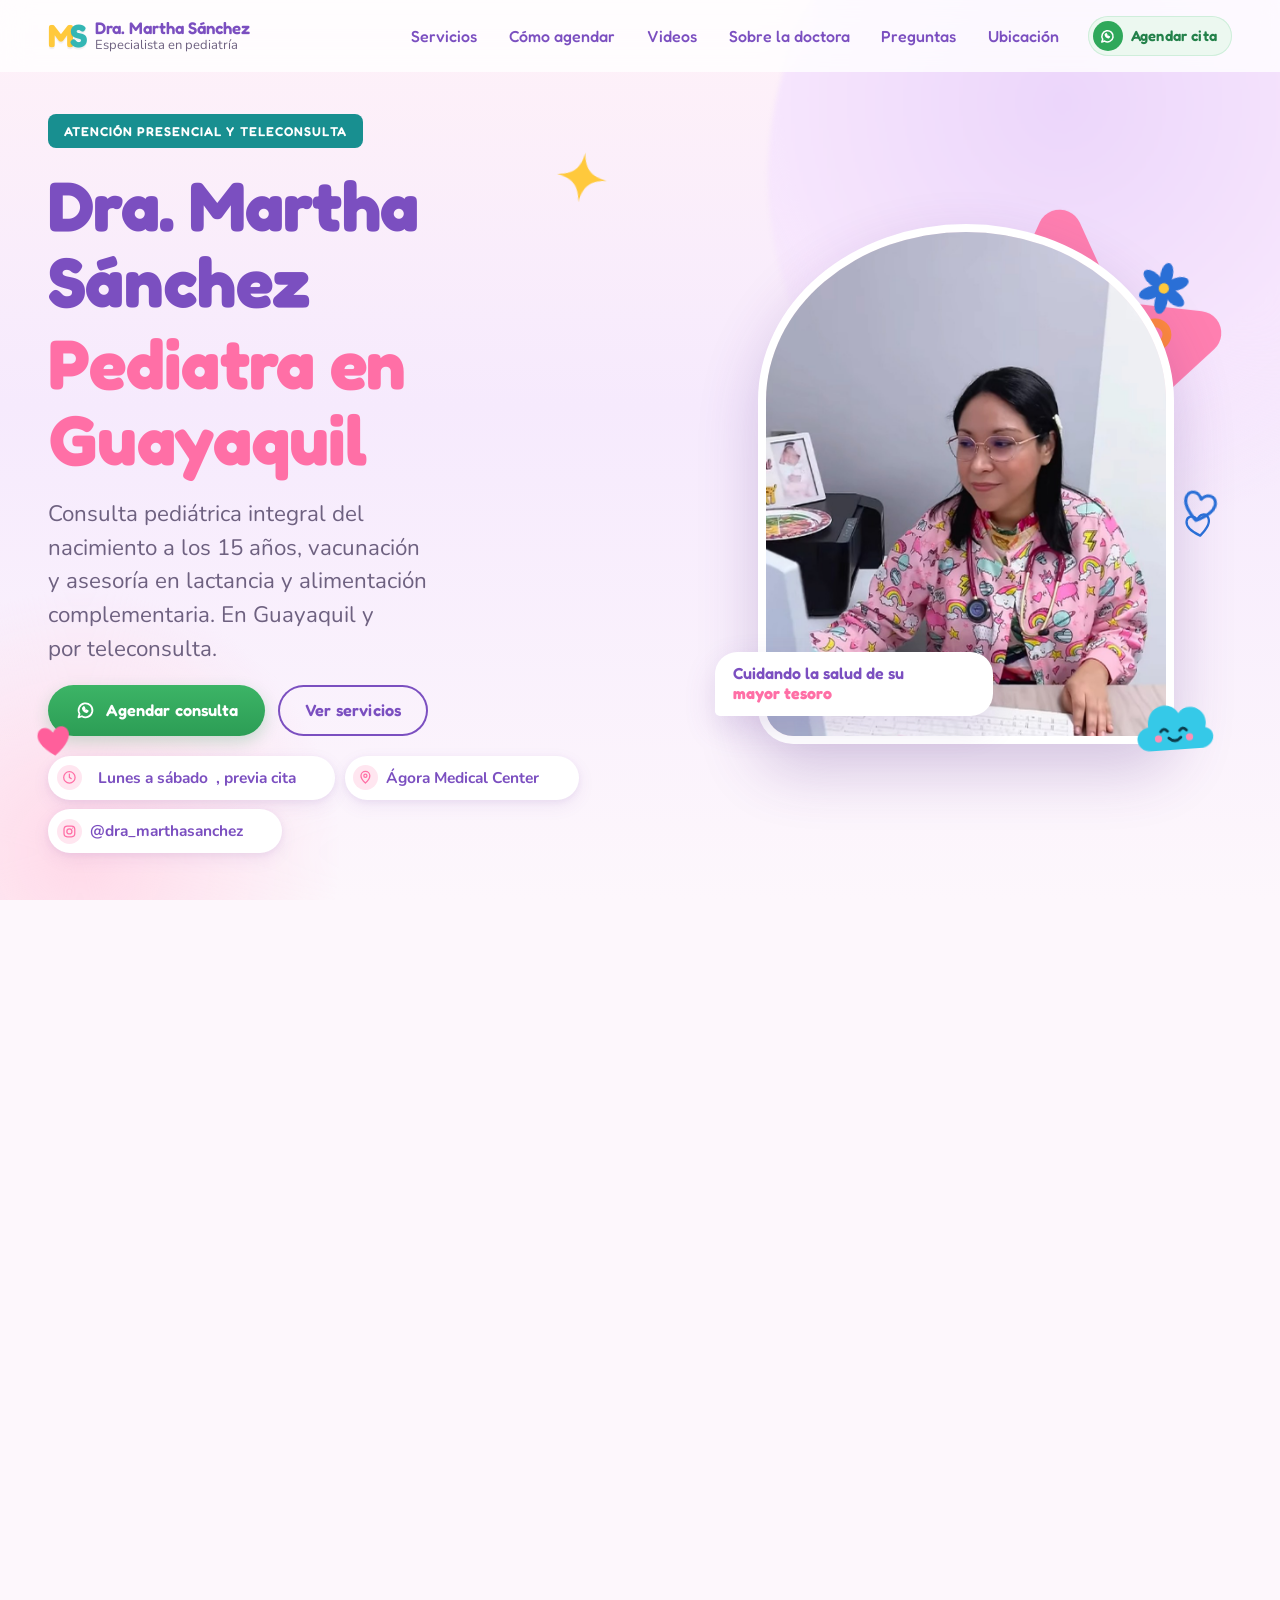
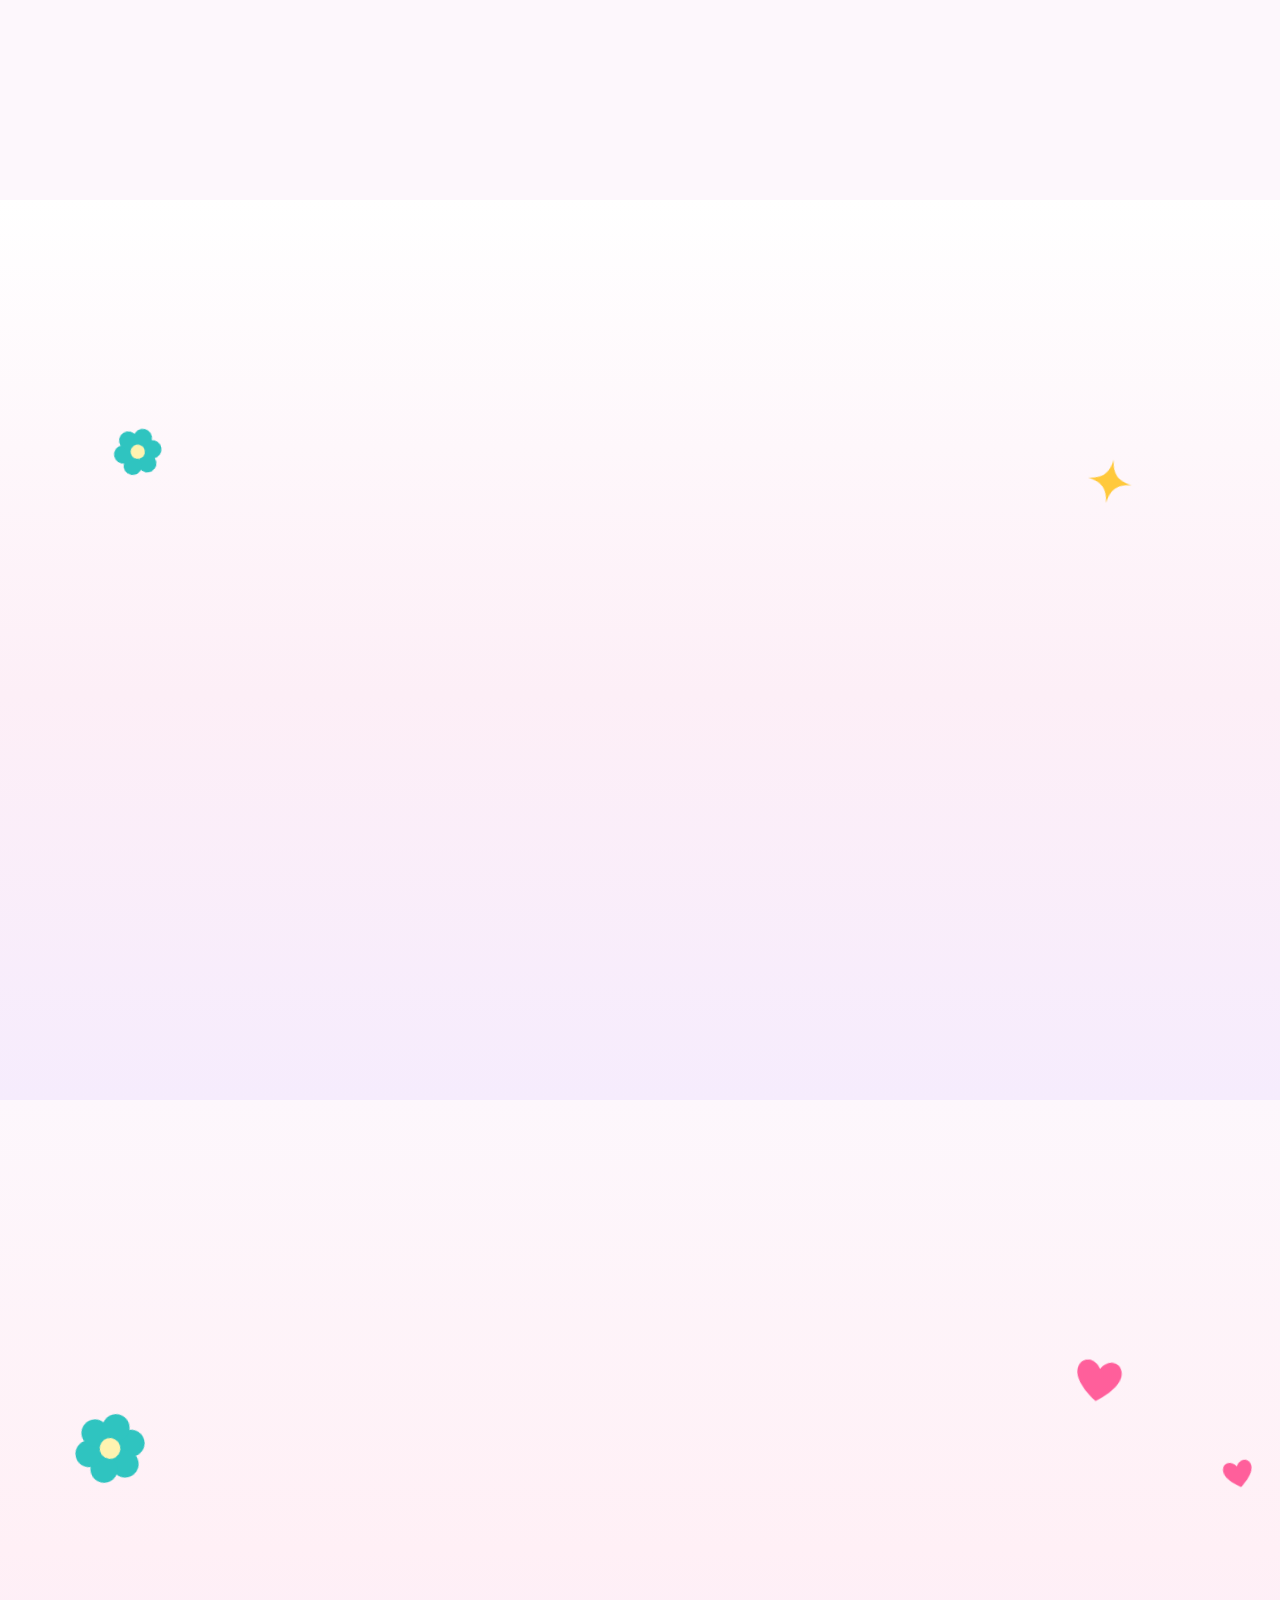
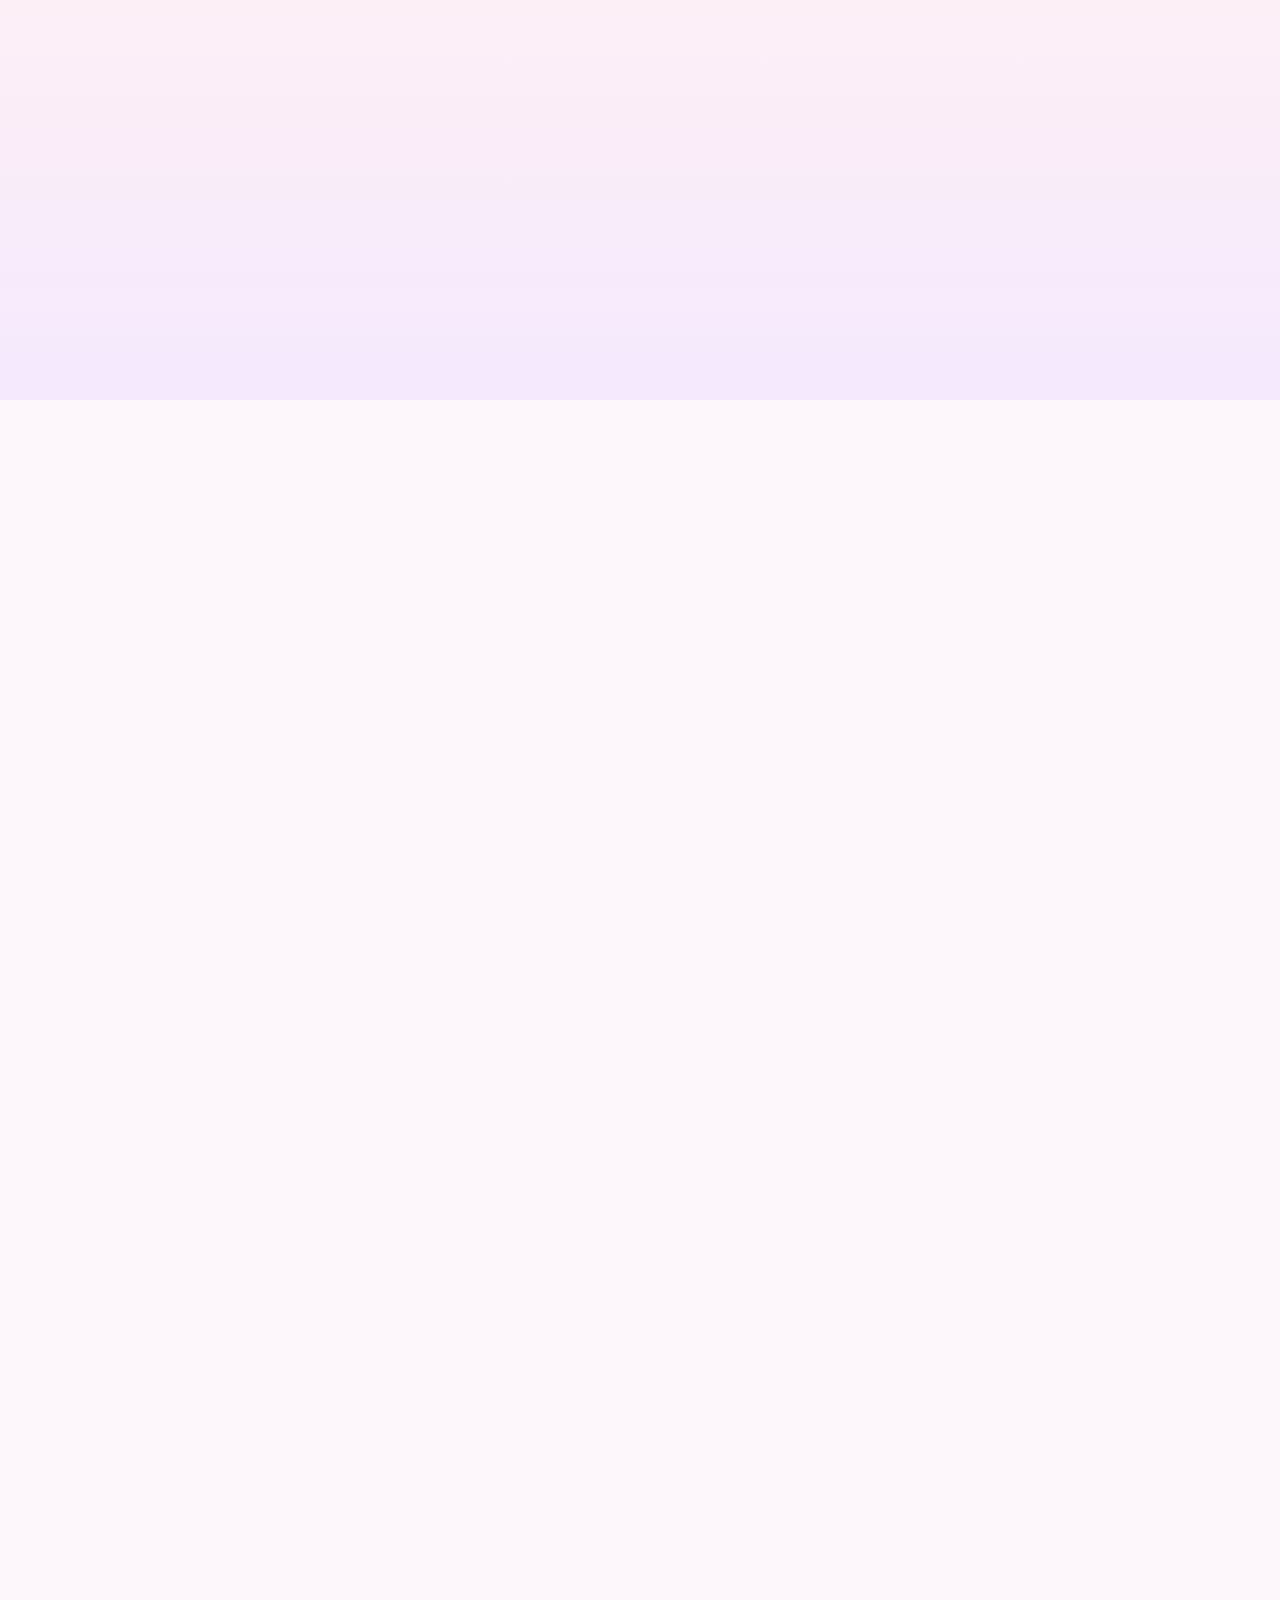
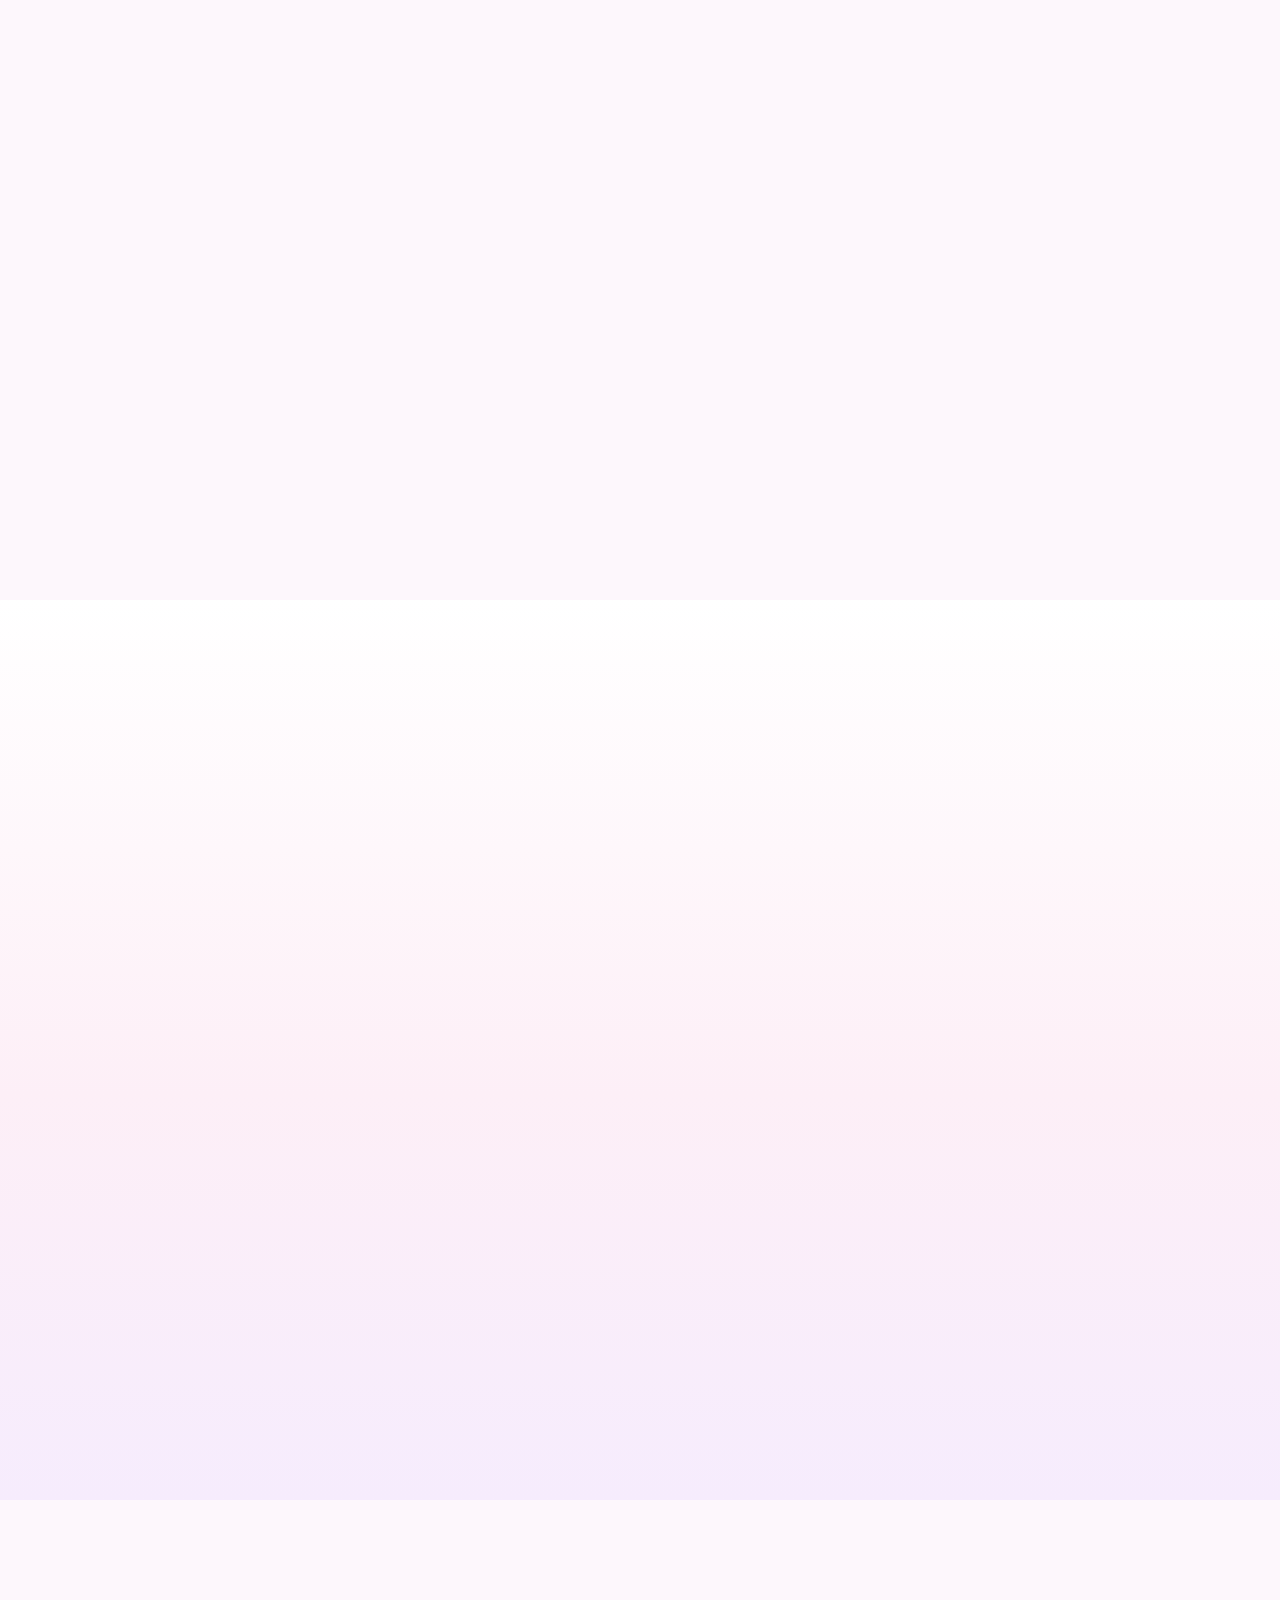
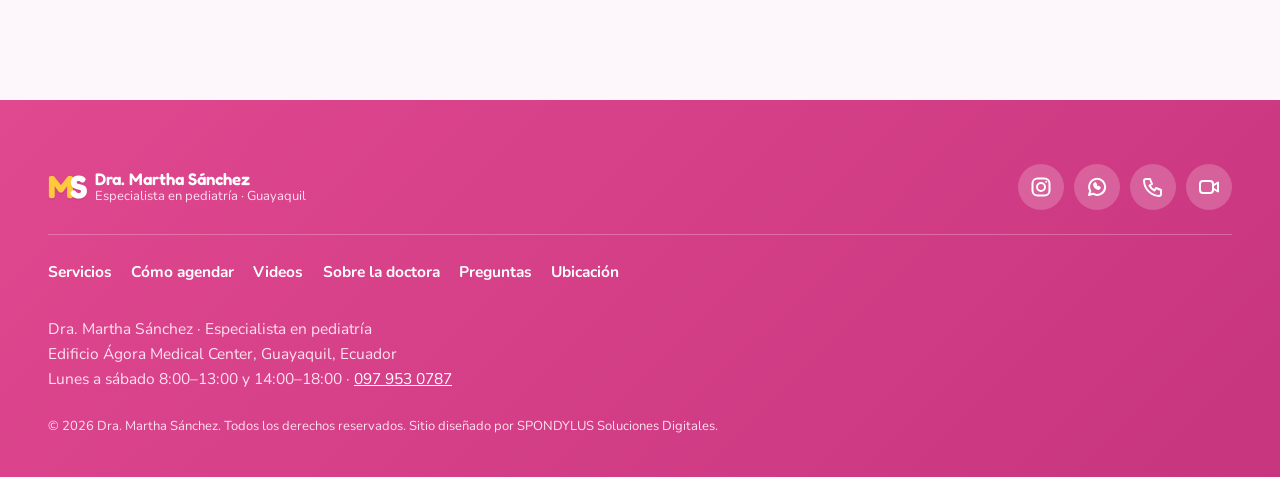
<file: index.html>
<!DOCTYPE html>
<html lang="es" class="no-js" data-base="./">
<head>
  <meta charset="utf-8">
  <meta name="viewport" content="width=device-width, initial-scale=1">
  <title>Dra. Martha Sánchez | Pediatra en Guayaquil · Ágora Medical Center</title>
  <meta name="description" content="Pediatra en Guayaquil: consulta integral del nacimiento a los 15 años, vacunas, lactancia y alimentación complementaria. Presencial en Ágora Medical Center o teleconsulta. Agenda por WhatsApp.">
  <meta name="author" content="Dra. Martha Sánchez">
  <meta name="robots" content="index, follow, max-image-preview:large">
  <link rel="canonical" href="https://msaenzy.github.io/dra-martha-sanchez/">
  <meta name="theme-color" content="#fdf7fc">
  <meta name="format-detection" content="telephone=no">
  <meta name="geo.region" content="EC-G">
  <meta name="geo.placename" content="Guayaquil">
  <!-- Google Search Console: pega aquí el código de verificación cuando lo tengas -->
  <!-- <meta name="google-site-verification" content="PENDIENTE"> -->

  <!-- Vista previa al compartir (WhatsApp, Facebook, Instagram, LinkedIn, X) -->
  <meta property="og:type" content="website">
  <meta property="og:site_name" content="Dra. Martha Sánchez · Pediatra">
  <meta property="og:locale" content="es_EC">
  <meta property="og:url" content="https://msaenzy.github.io/dra-martha-sanchez/">
  <meta property="og:title" content="Dra. Martha Sánchez · Pediatra en Guayaquil 💗">
  <meta property="og:description" content="Pediatría con amor, del nacimiento a los 15 años: consulta integral, vacunas, lactancia y alimentación complementaria. Presencial en Ágora Medical Center o teleconsulta.">
  <meta property="og:image" content="https://msaenzy.github.io/dra-martha-sanchez/assets/images/og-dra-martha-sanchez-pediatra.jpg?v=2">
  <meta property="og:image:secure_url" content="https://msaenzy.github.io/dra-martha-sanchez/assets/images/og-dra-martha-sanchez-pediatra.jpg?v=2">
  <meta property="og:image:type" content="image/jpeg">
  <meta property="og:image:width" content="1200">
  <meta property="og:image:height" content="630">
  <meta property="og:image:alt" content="Foto de perfil de la Dra. Martha Sánchez, pediatra en Guayaquil, con bata blanca, en un círculo de colores pastel">
  <meta name="twitter:card" content="summary_large_image">
  <meta name="twitter:title" content="Dra. Martha Sánchez · Pediatra en Guayaquil">
  <meta name="twitter:description" content="Pediatría con amor, del nacimiento hasta los 15 años. Presencial en Ágora Medical Center o teleconsulta.">
  <meta name="twitter:image" content="https://msaenzy.github.io/dra-martha-sanchez/assets/images/og-dra-martha-sanchez-pediatra.jpg?v=2">
  <meta name="twitter:image:alt" content="Dra. Martha Sánchez, pediatra en Guayaquil">

  <link rel="icon" href="./assets/icons/favicon.svg" type="image/svg+xml">
  <link rel="icon" href="./assets/icons/favicon-32.png" type="image/png" sizes="32x32">
  <link rel="apple-touch-icon" href="./assets/icons/apple-touch-icon.png">
  <link rel="manifest" href="./site.webmanifest">

  <script>document.documentElement.classList.replace("no-js", "js");</script>

  <link rel="preload" href="./assets/fonts/fredoka-latin-wght-normal.woff2" as="font" type="font/woff2" crossorigin>
  <link rel="preload" href="./assets/fonts/nunito-latin-wght-normal.woff2" as="font" type="font/woff2" crossorigin>

  <link rel="stylesheet" href="./css/variables.css">
  <link rel="stylesheet" href="./css/reset.css">
  <link rel="stylesheet" href="./css/base.css">
  <link rel="stylesheet" href="./css/components.css">
  <link rel="stylesheet" href="./css/motion.css">
  <link rel="stylesheet" href="./css/responsive.css">
  <link rel="stylesheet" href="./css/viewport.css">
  <script type="module" src="./js/main.js?v=5.5"></script>

  <script type="application/ld+json">
{
 "@context": "https://schema.org",
 "@graph": [
  {
   "@type": [
    "Physician",
    "MedicalBusiness"
   ],
   "@id": "https://msaenzy.github.io/dra-martha-sanchez/#doctora",
   "name": "Dra. Martha Sánchez",
   "alternateName": "Pediatra Dra. Martha Sánchez",
   "description": "Especialista en pediatría en Guayaquil, Ecuador. Consulta pediátrica integral del nacimiento a los 15 años, vacunación, asesoría en lactancia (incluida la prenatal) y en alimentación complementaria. Atención presencial y por teleconsulta, previa cita.",
   "slogan": "Cuidando la salud de su mayor tesoro",
   "medicalSpecialty": "https://schema.org/Pediatric",
   "url": "https://msaenzy.github.io/dra-martha-sanchez/",
   "image": [
    "https://msaenzy.github.io/dra-martha-sanchez/assets/images/og-dra-martha-sanchez-pediatra.jpg?v=2",
    "https://msaenzy.github.io/dra-martha-sanchez/assets/images/dra-martha-consultorio.jpg"
   ],
   "logo": "https://msaenzy.github.io/dra-martha-sanchez/assets/icons/icon-512.png",
   "telephone": "+593979530787",
   "priceRange": "$$",
   "currenciesAccepted": "USD",
   "availableLanguage": "es",
   "address": {
    "@type": "PostalAddress",
    "streetAddress": "Edificio Ágora Medical Center",
    "addressLocality": "Guayaquil",
    "addressRegion": "Guayas",
    "addressCountry": "EC"
   },
   "areaServed": {
    "@type": "City",
    "name": "Guayaquil"
   },
   "hasMap": "https://www.google.com/maps/search/?api=1&query=Edificio%20%C3%81gora%20Medical%20Center%20Guayaquil%20Ecuador",
   "openingHoursSpecification": [
    {
     "@type": "OpeningHoursSpecification",
     "dayOfWeek": [
      "Monday",
      "Tuesday",
      "Wednesday",
      "Thursday",
      "Friday",
      "Saturday"
     ],
     "opens": "08:00",
     "closes": "13:00"
    },
    {
     "@type": "OpeningHoursSpecification",
     "dayOfWeek": [
      "Monday",
      "Tuesday",
      "Wednesday",
      "Thursday",
      "Friday",
      "Saturday"
     ],
     "opens": "14:00",
     "closes": "18:00"
    }
   ],
   "availableService": [
    {
     "@type": "MedicalProcedure",
     "name": "Consulta pediátrica integral (0 a 15 años)"
    },
    {
     "@type": "MedicalProcedure",
     "name": "Aplicación de vacunas"
    },
    {
     "@type": "MedicalProcedure",
     "name": "Asesoría en alimentación complementaria"
    },
    {
     "@type": "MedicalProcedure",
     "name": "Asesoría prenatal en lactancia"
    },
    {
     "@type": "MedicalProcedure",
     "name": "Asesoría en lactancia"
    },
    {
     "@type": "MedicalProcedure",
     "name": "Atención de enfermedades pediátricas"
    },
    {
     "@type": "MedicalProcedure",
     "name": "Teleconsulta pediátrica"
    }
   ],
   "potentialAction": {
    "@type": "ReserveAction",
    "target": "https://wa.me/593979530787",
    "name": "Agendar cita por WhatsApp"
   },
   "sameAs": [
    "https://www.instagram.com/dra_marthasanchez/"
   ]
  },
  {
   "@type": "WebSite",
   "@id": "https://msaenzy.github.io/dra-martha-sanchez/#web",
   "url": "https://msaenzy.github.io/dra-martha-sanchez/",
   "name": "Dra. Martha Sánchez · Pediatra en Guayaquil",
   "inLanguage": "es-EC",
   "publisher": {
    "@id": "https://msaenzy.github.io/dra-martha-sanchez/#doctora"
   }
  },
  {
   "@type": "FAQPage",
   "@id": "https://msaenzy.github.io/dra-martha-sanchez/#preguntas",
   "mainEntity": [
    {
     "@type": "Question",
     "name": "¿Desde qué edad atiende la Dra. Martha Sánchez?",
     "acceptedAnswer": {
      "@type": "Answer",
      "text": "La consulta pediátrica integral cubre desde el nacimiento hasta los 15 años."
     }
    },
    {
     "@type": "Question",
     "name": "¿La consulta es presencial o virtual?",
     "acceptedAnswer": {
      "@type": "Answer",
      "text": "Ambas. Puede ser presencial en el Edificio Ágora Medical Center de Guayaquil o por teleconsulta desde casa."
     }
    },
    {
     "@type": "Question",
     "name": "¿Para qué sirve la teleconsulta?",
     "acceptedAnswer": {
      "@type": "Answer",
      "text": "Es una asesoría para aclarar dudas sobre enfermedades del niño y recibir orientación en alimentación y lactancia, entre otros temas."
     }
    },
    {
     "@type": "Question",
     "name": "¿Necesito cita previa?",
     "acceptedAnswer": {
      "@type": "Answer",
      "text": "Sí. La atención es previa cita, de lunes a sábado de 8:00 a 13:00 y de 14:00 a 18:00."
     }
    },
    {
     "@type": "Question",
     "name": "¿Cómo agendo una cita?",
     "acceptedAnswer": {
      "@type": "Answer",
      "text": "Por WhatsApp al 097 953 0787 o con el formulario de la web, que abre un chat con el mensaje listo para enviar."
     }
    }
   ]
  }
 ]
}
  </script>
</head>
<body>
  <!-- Sprite: iconos lineales + stickers ilustrados (originales) -->
  <svg width="0" height="0" style="position:absolute" aria-hidden="true" focusable="false">
    <defs>
      <!-- iconos lineales -->
      <symbol id="i-chat" viewBox="0 0 24 24"><path d="M4 20l1.3-4A8 8 0 1 1 8 18.7L4 20z"/><path d="M9 9.5c.4 2 2.5 4.1 4.5 4.5l1.3-1.3-1.8-1-.9.7a3.5 3.5 0 0 1-1.6-1.6l.7-.9-1-1.8L9 9.5z"/></symbol>
      <symbol id="i-pin" viewBox="0 0 24 24"><path d="M12 21s7-6 7-11.5a7 7 0 0 0-14 0C5 15 12 21 12 21z"/><circle cx="12" cy="9.5" r="2.5"/></symbol>
      <symbol id="i-clock" viewBox="0 0 24 24"><circle cx="12" cy="12" r="9"/><path d="M12 7v5l3 2"/></symbol>
      <symbol id="i-phone" viewBox="0 0 24 24"><path d="M5 4h4l2 5-2.5 1.5a11 11 0 0 0 5 5L15 13l5 2v4a2 2 0 0 1-2 2A16 16 0 0 1 3 6a2 2 0 0 1 2-2z"/></symbol>
      <symbol id="i-instagram" viewBox="0 0 24 24"><rect x="3.5" y="3.5" width="17" height="17" rx="5"/><circle cx="12" cy="12" r="4"/><path d="M17.2 6.8v.01"/></symbol>
      <symbol id="i-chevron" viewBox="0 0 24 24"><path d="M6 9l6 6 6-6"/></symbol>
      <symbol id="i-arrow" viewBox="0 0 24 24"><path d="M5 12h14M13 6l6 6-6 6"/></symbol>
      <symbol id="i-left" viewBox="0 0 24 24"><path d="M15 5l-7 7 7 7"/></symbol>
      <symbol id="i-right" viewBox="0 0 24 24"><path d="M9 5l7 7-7 7"/></symbol>
      <symbol id="i-down" viewBox="0 0 24 24"><path d="M7 7l10 10M17 9v8H9"/></symbol>
      <symbol id="i-play" viewBox="0 0 24 24"><path d="M8 5.5v13l11-6.5z"/></symbol>
      <symbol id="i-video" viewBox="0 0 24 24"><rect x="3" y="6" width="13" height="12" rx="3"/><path d="M16 10.5l5-3v9l-5-3"/></symbol>
      <symbol id="i-cal" viewBox="0 0 24 24"><rect x="3.5" y="5" width="17" height="15" rx="3"/><path d="M3.5 10h17M8 3v4M16 3v4"/></symbol>

      <!-- stickers decorativos -->
      <symbol id="st-star-pink" viewBox="0 0 100 100"><path d="M50 10 61.2 34.6 88 37.6 68.1 55.9 73.5 82.4 50 69 26.5 82.4 31.9 55.9 12 37.6 38.8 34.6Z" fill="#ff7fb0" stroke="#ff7fb0" stroke-width="12" stroke-linejoin="round"/><g fill="none" stroke="#ff8a3c" stroke-width="2.4"><circle cx="50" cy="30" r="3.6"/><circle cx="33" cy="42" r="3.6"/><circle cx="67" cy="42" r="3.6"/><circle cx="42" cy="58" r="3.6"/><circle cx="58" cy="58" r="3.6"/><circle cx="50" cy="46" r="3.6"/><circle cx="50" cy="68" r="3.6"/><circle cx="24" cy="38" r="3.2"/><circle cx="76" cy="38" r="3.2"/></g></symbol>
      <symbol id="st-star-orange" viewBox="0 0 100 100"><path d="M50 10 61.2 34.6 88 37.6 68.1 55.9 73.5 82.4 50 69 26.5 82.4 31.9 55.9 12 37.6 38.8 34.6Z" fill="#ff8f2e" stroke="#ff8f2e" stroke-width="12" stroke-linejoin="round"/><g fill="none" stroke="#2a6fd6" stroke-width="2.6"><circle cx="50" cy="30" r="3.8"/><circle cx="33" cy="42" r="3.8"/><circle cx="67" cy="42" r="3.8"/><circle cx="42" cy="58" r="3.8"/><circle cx="58" cy="58" r="3.8"/><circle cx="50" cy="46" r="3.8"/><circle cx="50" cy="68" r="3.8"/></g></symbol>
      <symbol id="st-sparkle" viewBox="0 0 100 100"><path d="M50 4C54 34 66 46 96 50 66 54 54 66 50 96 46 66 34 54 4 50 34 46 46 34 50 4Z" fill="#ffc93c"/></symbol>
      <symbol id="st-flower" viewBox="0 0 100 100"><g fill="#2fc4c0"><circle cx="77" cy="50" r="17"/><circle cx="63.5" cy="73.4" r="17"/><circle cx="36.5" cy="73.4" r="17"/><circle cx="23" cy="50" r="17"/><circle cx="36.5" cy="26.6" r="17"/><circle cx="63.5" cy="26.6" r="17"/></g><circle cx="50" cy="50" r="13" fill="#fff3b0"/></symbol>
      <symbol id="st-flower-blue" viewBox="0 0 100 100"><g fill="#2a6fd6"><ellipse cx="50" cy="26" rx="11" ry="21"/><ellipse cx="50" cy="26" rx="11" ry="21" transform="rotate(60 50 50)"/><ellipse cx="50" cy="26" rx="11" ry="21" transform="rotate(120 50 50)"/><ellipse cx="50" cy="26" rx="11" ry="21" transform="rotate(180 50 50)"/><ellipse cx="50" cy="26" rx="11" ry="21" transform="rotate(240 50 50)"/><ellipse cx="50" cy="26" rx="11" ry="21" transform="rotate(300 50 50)"/></g><circle cx="50" cy="50" r="9" fill="#ffc93c"/></symbol>
      <symbol id="st-heart" viewBox="0 0 100 100"><path d="M50 88C14 62 6 42 10 28 15 10 38 8 50 28 62 8 85 10 90 28 94 42 86 62 50 88Z" fill="#ff5f9b"/></symbol>
      <symbol id="st-heart-line" viewBox="0 0 100 100"><path d="M50 86C16 62 8 42 12 29 17 12 38 10 50 29 62 10 83 12 88 29 92 42 84 62 50 86Z" fill="none" stroke="#2a6fd6" stroke-width="8" stroke-linejoin="round"/></symbol>
      <symbol id="st-cloud" viewBox="0 0 100 100"><path d="M24 80C6 80 2 56 22 52 20 28 48 20 58 38 68 24 94 34 88 56 102 60 98 80 80 80Z" fill="#35c9e8"/><g fill="none" stroke="#0b3b4a" stroke-width="3.2" stroke-linecap="round"><path d="M36 58q4-5 8 0M58 58q4-5 8 0M45 66q7 7 14 0"/></g><circle cx="33" cy="66" r="4.2" fill="#ff8fb5"/><circle cx="69" cy="66" r="4.2" fill="#ff8fb5"/></symbol>
      <symbol id="st-sun" viewBox="0 0 100 100"><g stroke="#ffc93c" stroke-width="7" stroke-linecap="round"><path d="M50 6v12M50 82v12M6 50h12M82 50h12M19 19l8 8M73 73l8 8M81 19l-8 8M27 73l-8 8"/></g><circle cx="50" cy="50" r="27" fill="#ffd54f"/><g fill="none" stroke="#b2641a" stroke-width="3" stroke-linecap="round"><path d="M39 47q4-5 8 0M53 47q4-5 8 0M44 56q6 6 12 0"/></g><circle cx="37" cy="56" r="4" fill="#ff8fb5"/><circle cx="63" cy="56" r="4" fill="#ff8fb5"/></symbol>
      <symbol id="st-swirl" viewBox="0 0 400 500"><path d="M190 250a10 10 0 1 1 20 0a30 30 0 1 1-60 0a50 50 0 1 1 100 0a70 70 0 1 1-140 0a90 90 0 1 1 180 0a110 110 0 1 1-220 0" fill="none" stroke="#ff8d6a" stroke-width="24" stroke-linecap="round"/></symbol>
      <symbol id="st-wave" viewBox="0 0 400 500"><path d="M290 60C372 130 345 215 240 245 135 275 150 365 245 405" fill="none" stroke="#8ec9d0" stroke-width="70" stroke-linecap="round"/></symbol>

      <!-- ilustraciones de servicios -->
      <symbol id="s-stetho" viewBox="0 0 64 64"><g fill="none" stroke="#fff" stroke-width="5" stroke-linecap="round"><path d="M16 8v16a14 14 0 0 0 28 0V8"/><path d="M30 38v6a10 10 0 0 0 20 0v-4"/></g><circle cx="16" cy="8" r="3.6" fill="#fff"/><circle cx="44" cy="8" r="3.6" fill="#fff"/><circle cx="50" cy="34" r="7" fill="#ffc93c" stroke="#fff" stroke-width="3"/></symbol>
      <symbol id="s-syringe" viewBox="0 0 64 64"><g transform="rotate(45 32 32)"><rect x="22" y="14" width="20" height="30" rx="5" fill="#fff"/><rect x="27" y="4" width="10" height="7" rx="2" fill="#fff"/><rect x="31" y="44" width="2.6" height="14" rx="1.3" fill="#fff"/><g stroke="#ff6fa6" stroke-width="3" stroke-linecap="round"><path d="M28 22h8M28 28h8M28 34h8"/></g></g></symbol>
      <symbol id="s-spoon" viewBox="0 0 64 64"><ellipse cx="32" cy="20" rx="12" ry="15" fill="#fff"/><rect x="29" y="33" width="6" height="25" rx="3" fill="#fff"/><path d="M32 27C25 22 25 16 29 15.5 31 15.3 32 17 32 17s1-1.700 3-1.500C39 16 39 22 32 27Z" fill="#ff6fa6"/></symbol>
      <symbol id="s-prenatal" viewBox="0 0 64 64"><path d="M32 56C10 40 6 28 9 19 12 9 26 8 32 19 38 8 52 9 55 19 58 28 54 40 32 56Z" fill="#fff"/><path d="M32 22c5 6 8 9 8 13a8 8 0 0 1-16 0c0-4 3-7 8-13z" fill="#35c9e8"/></symbol>
      <symbol id="s-drop" viewBox="0 0 64 64"><path d="M32 6C44 21 52 31 52 41a20 20 0 0 1-40 0C12 31 20 21 32 6z" fill="#fff"/><path d="M22 42a10 10 0 0 0 9 9" fill="none" stroke="#35c9e8" stroke-width="4" stroke-linecap="round"/></symbol>
      <symbol id="s-video" viewBox="0 0 64 64"><rect x="5" y="14" width="38" height="36" rx="9" fill="#fff"/><path d="M43 29l16-9v24l-16-9z" fill="#fff"/><path d="M24 40C15 34 15 27 19 26.500 21.500 26 24 28.500 24 28.500S26.500 26 29 26.500C33 27 33 34 24 40Z" fill="#ff6fa6"/></symbol>
      <symbol id="s-thermo" viewBox="0 0 64 64"><rect x="26" y="6" width="12" height="38" rx="6" fill="#fff"/><circle cx="32" cy="48" r="11" fill="#fff"/><circle cx="32" cy="48" r="6" fill="#ff5f7e"/><rect x="30" y="20" width="4" height="26" rx="2" fill="#ff5f7e"/><g stroke="#fff" stroke-width="3" stroke-linecap="round"><path d="M46 14h8M46 22h6M46 30h8"/></g></symbol>
    </defs>
  </svg>

  <div class="scroll-progress" data-progress aria-hidden="true"></div>
  <a class="skip-link" href="#main">Saltar al contenido</a>

  <header class="site-header" data-header>
    <a class="brand" href="#inicio" aria-label="Dra. Martha Sánchez, pediatra. Ir al inicio">
      <span class="brand__mark" aria-hidden="true">M<span>S</span></span>
      <span class="brand__text"><strong>Dra. Martha Sánchez</strong><small>Especialista en pediatría</small></span>
    </a>
    <nav aria-label="Principal">
      <ul id="nav-menu" class="site-header__menu" data-nav-menu role="list">
        <li><a href="#servicios">Servicios</a></li>
        <li><a href="#como">Cómo agendar</a></li>
        <li><a href="#instagram">Videos</a></li>
        <li><a href="#sobre">Sobre la doctora</a></li>
        <li><a href="#preguntas">Preguntas</a></li>
        <li><a href="#atencion">Ubicación</a></li>
      </ul>
    </nav>
    <div class="site-header__actions">
      <a class="btn-wa" href="https://wa.me/593979530787?text=Hola%2C%20Dra.%20Martha.%20Me%20gustar%C3%ADa%20agendar%20una%20cita%20pedi%C3%A1trica%20para%20mi%20hijo%2Fa.%20%C2%BFPodr%C3%ADa%20indicarme%20los%20horarios%20disponibles%2C%20por%20favor%3F%20Muchas%20gracias." target="_blank" rel="noopener" aria-label="Agendar cita por WhatsApp"><span class="btn-wa__ico" aria-hidden="true"><svg class="icon"><use href="#i-chat"/></svg></span><span class="btn-wa__txt">Agendar cita</span></a>
      <button class="site-header__toggle" type="button" data-nav-toggle aria-expanded="false" aria-controls="nav-menu" data-label-open="Abrir menú" data-label-close="Cerrar menú" aria-label="Abrir menú"><span class="bar" aria-hidden="true"></span></button>
    </div>
  </header>

  <main id="main">

    <!-- ================= INICIO ================= -->
    <section id="inicio" class="hero" aria-labelledby="hero-title">
      <span class="sticker sticker--float hide-sm" style="--s:3.4rem;--r:8deg;top:calc(var(--header-h) + 1.2rem);left:44%" data-parallax="0.18" aria-hidden="true"><svg viewBox="0 0 100 100"><use href="#st-sparkle"/></svg></span>
      <span class="sticker sticker--float hide-sm" style="--s:2.4rem;--r:-6deg;bottom:12%;left:3%;--bob:7s" data-parallax="0.1" aria-hidden="true"><svg viewBox="0 0 100 100"><use href="#st-heart"/></svg></span>
      <div class="container hero__grid">
        <div class="hero__copy">
          <span class="tag" data-reveal="fade-up">Atención presencial y teleconsulta</span>
          <h1 id="hero-title" data-split>
            <span class="t-purple">Dra. Martha Sánchez</span>
            <span class="t-pink">Pediatra en <span data-sheet="ciudad">Guayaquil</span></span>
          </h1>
          <p class="lead" data-reveal="fade-up" style="--reveal-delay:.35s">Consulta pediátrica integral del nacimiento a los 15 años, vacunación y asesoría en lactancia y alimentación complementaria. En <span data-sheet="ciudad">Guayaquil</span> y por teleconsulta.</p>
          <div class="hero__cta" data-reveal="fade-up" style="--reveal-delay:.5s">
            <a class="btn btn--cta" href="https://wa.me/593979530787?text=Hola%2C%20Dra.%20Martha.%20Me%20gustar%C3%ADa%20agendar%20una%20consulta%20pedi%C3%A1trica%20para%20mi%20hijo%2Fa.%20%C2%BFPodr%C3%ADa%20indicarme%20su%20disponibilidad%2C%20por%20favor%3F%20Muchas%20gracias." target="_blank" rel="noopener"><svg class="icon" aria-hidden="true"><use href="#i-chat"/></svg>Agendar consulta</a>
            <a class="btn btn--outline" href="#servicios">Ver servicios</a>
          </div>
          <ul class="hero__facts" role="list" data-reveal="fade-up" style="--reveal-delay:.65s">
            <li><a href="https://wa.me/593979530787?text=Hola%2C%20Dra.%20Martha.%20Me%20gustar%C3%ADa%20agendar%20una%20cita%20pedi%C3%A1trica%20para%20mi%20hijo%2Fa.%20%C2%BFPodr%C3%ADa%20indicarme%20los%20horarios%20disponibles%20de%20lunes%20a%20s%C3%A1bado%2C%20por%20favor%3F%20Muchas%20gracias." target="_blank" rel="noopener" aria-label="Agendar por WhatsApp: atención de lunes a sábado, previa cita"><svg class="icon" aria-hidden="true"><use href="#i-clock"/></svg><span></span><span data-sheet="dias_atencion" data-sheet-fmt="cap">Lunes a sábado</span>, previa cita</a></li>
            <li><a href="https://www.google.com/maps/search/?api=1&amp;query=Edificio%20%C3%81gora%20Medical%20Center%20Guayaquil%20Ecuador" target="_blank" rel="noopener" aria-label="Ver la ubicación del consultorio en Google Maps"><svg class="icon" aria-hidden="true"><use href="#i-pin"/></svg><span data-sheet="lugar_corto">Ágora Medical Center</span></a></li>
            <li><a href="https://www.instagram.com/dra_marthasanchez/" target="_blank" rel="noopener" aria-label="Abrir el Instagram de la Dra. Martha Sánchez"><svg class="icon" aria-hidden="true"><use href="#i-instagram"/></svg><span data-sheet="instagram_usuario" data-sheet-fmt="at">@dra_marthasanchez</span></a></li>
          </ul>
        </div>

        <div class="hero__media" data-reveal="scale">
          <div class="hero__star" data-parallax="0.06" aria-hidden="true"><svg viewBox="0 0 100 100"><use href="#st-star-pink"/></svg></div>
          <div class="photo photo--arch">
            <img data-asset="hero" src="./assets/images/martha-escritorio.jpg" alt="La doctora Martha Sánchez atendiendo en su consultorio pediátrico, con bata rosa y estetoscopio" width="910" height="1542" fetchpriority="high" decoding="async">
          </div>
          <p class="bubble">Cuidando la salud de su <b>mayor tesoro</b></p>
          <span class="sticker sticker--float" style="--s:3.6rem;--r:12deg;top:0;right:-3%" data-parallax="0.14" aria-hidden="true"><svg viewBox="0 0 100 100"><use href="#st-flower-blue"/></svg></span>
          <span class="sticker sticker--float" style="--s:5.4rem;--r:-4deg;bottom:-4%;right:-6%;--bob:7.5s" data-parallax="0.12" aria-hidden="true"><svg viewBox="0 0 100 100"><use href="#st-cloud"/></svg></span>
          <span class="sticker sticker--float" style="--s:2.4rem;--r:14deg;top:42%;right:-9%;--bob:5s" data-parallax="0.2" aria-hidden="true"><svg viewBox="0 0 100 100"><use href="#st-heart-line"/></svg></span>
          <span class="sticker sticker--float" style="--s:1.8rem;--r:-10deg;top:55%;right:-5%;--bob:6s" aria-hidden="true"><svg viewBox="0 0 100 100"><use href="#st-heart-line"/></svg></span>
        </div>
      </div>
    </section>

    <!-- ================= DUDAS (panel morado) ================= -->
    <section id="dudas" class="section" aria-labelledby="dudas-title">
      <div class="container">
        <div class="panel panel--purple on-dark" data-reveal="rise">
          <div class="panel__grid">
            <div class="panel__photo" data-reveal="fade-right">
              <div class="photo"><img data-asset="panel" src="./assets/images/martha-recien-nacido.jpg" alt="La doctora Martha Sánchez pesando a un recién nacido en la balanza de su consultorio" width="888" height="1274" loading="lazy" decoding="async"></div>
              <span class="sticker sticker--float" style="--s:3.6rem;--r:-8deg;top:-3%;right:-5%" data-parallax="0.1" aria-hidden="true"><svg viewBox="0 0 100 100"><use href="#st-sun"/></svg></span>
            </div>
            <div class="panel__copy">
              <h2 data-reveal="fade-up">¿Tienes dudas sobre la <span class="t-lilac">salud o la alimentación</span> de tu hijo?</h2>
              <ul class="chips" role="list" data-reveal-group="fade-left" data-stagger="90">
                <li><span class="dot"><svg class="icon" aria-hidden="true"><use href="#i-down"/></svg></span>Control del recién nacido</li>
                <li><span class="dot"><svg class="icon" aria-hidden="true"><use href="#i-down"/></svg></span>Enfermedades pediátricas</li>
                <li><span class="dot"><svg class="icon" aria-hidden="true"><use href="#i-down"/></svg></span>Alimentación complementaria</li>
                <li><span class="dot"><svg class="icon" aria-hidden="true"><use href="#i-down"/></svg></span>Lactancia, antes y después del parto</li>
                <li><span class="dot"><svg class="icon" aria-hidden="true"><use href="#i-down"/></svg></span>Vacunas según la edad</li>
                <li><span class="dot"><svg class="icon" aria-hidden="true"><use href="#i-down"/></svg></span>Seguimiento hasta los 15 años</li>
              </ul>
              <p data-reveal="fade-up">Una consulta con tiempo y buena explicación ayuda a resolverlas con calma. Agenda la tuya por WhatsApp.</p>
              <a class="btn btn--cta" data-reveal="pop" href="https://wa.me/593979530787?text=Hola%2C%20Dra.%20Martha.%20Tengo%20algunas%20dudas%20sobre%20la%20salud%20de%20mi%20hijo%2Fa%20y%20me%20gustar%C3%ADa%20agendar%20una%20consulta.%20%C2%BFPodr%C3%ADa%20indicarme%20su%20disponibilidad%2C%20por%20favor%3F" target="_blank" rel="noopener"><svg class="icon" aria-hidden="true"><use href="#i-chat"/></svg>Agendar consulta</a>
            </div>
          </div>
        </div>
      </div>
    </section>

    <!-- ================= SERVICIOS (carrusel) ================= -->
    <section id="servicios" class="section band band--soft" aria-labelledby="serv-title">
      <span class="sticker sticker--float hide-sm" style="--s:3rem;--r:10deg;top:9%;right:9%" data-parallax="0.15" aria-hidden="true"><svg viewBox="0 0 100 100"><use href="#st-sparkle"/></svg></span>
      <span class="sticker sticker--float hide-sm" style="--s:3.4rem;--r:-10deg;top:12%;left:7%;--bob:7s" data-parallax="0.1" aria-hidden="true"><svg viewBox="0 0 100 100"><use href="#st-flower"/></svg></span>
      <div class="container">
        <div class="section__head" data-reveal="fade-up">
          <h2><span class="t-purple">Cuidado pediátrico en </span><span class="t-pink">cada etapa</span></h2>
          <p>Del embarazo a la adolescencia: consulta, vacunas y asesorías para acompañar a tu familia. Desliza para verlos todos.</p>
        </div>
        <div class="carousel" data-carousel data-autoplay="4200" role="region" aria-roledescription="carrusel" aria-label="Servicios de la Dra. Martha Sánchez" data-reveal="fade-up">
          <button class="carousel__btn carousel__btn--prev" type="button" aria-label="Servicios anteriores" hidden><svg class="icon" aria-hidden="true"><use href="#i-left"/></svg></button>
          <div class="carousel__track" tabindex="0">
            <article class="carousel__slide"><div class="svc">
              <div class="svc__art" style="--a:#34b6b4;--b:#8fdcd9"><svg viewBox="0 0 64 64" aria-hidden="true"><use href="#s-stetho"/></svg></div>
              <div class="svc__body"><h3>Consulta pediátrica integral</h3><p>Valoración y seguimiento de la salud de tu hijo, desde el nacimiento hasta los 15 años.</p>
                <a class="svc__link" href="https://wa.me/593979530787?text=Hola%2C%20Dra.%20Martha.%20Me%20gustar%C3%ADa%20agendar%20una%20consulta%20pedi%C3%A1trica%20integral%20para%20mi%20hijo%2Fa.%20%C2%BFQu%C3%A9%20horarios%20tiene%20disponibles%3F%20Muchas%20gracias." target="_blank" rel="noopener">Agendar<svg class="icon" aria-hidden="true"><use href="#i-arrow"/></svg></a></div>
            </div></article>
            <article class="carousel__slide"><div class="svc">
              <div class="svc__art" style="--a:#ff9a2e;--b:#ffc66f"><svg viewBox="0 0 64 64" aria-hidden="true"><use href="#s-syringe"/></svg></div>
              <div class="svc__body"><h3>Aplicación de vacunas</h3><p>Vacunación en consulta, según la edad de tu hijo y su esquema.</p>
                <a class="svc__link" href="https://wa.me/593979530787?text=Hola%2C%20Dra.%20Martha.%20Quisiera%20informaci%C3%B3n%20sobre%20la%20aplicaci%C3%B3n%20de%20vacunas%20para%20mi%20hijo%2Fa%20seg%C3%BAn%20su%20edad.%20%C2%BFPodr%C3%ADa%20indicarme%20su%20disponibilidad%2C%20por%20favor%3F" target="_blank" rel="noopener">Agendar<svg class="icon" aria-hidden="true"><use href="#i-arrow"/></svg></a></div>
            </div></article>
            <article class="carousel__slide"><div class="svc">
              <div class="svc__art" style="--a:#ff6fa6;--b:#ffa8c9"><svg viewBox="0 0 64 64" aria-hidden="true"><use href="#s-spoon"/></svg></div>
              <div class="svc__body"><h3>Alimentación complementaria</h3><p>Asesoría para iniciar y organizar la alimentación de tu bebé con seguridad.</p>
                <a class="svc__link" href="https://wa.me/593979530787?text=Hola%2C%20Dra.%20Martha.%20Me%20gustar%C3%ADa%20agendar%20una%20asesor%C3%ADa%20en%20alimentaci%C3%B3n%20complementaria%20para%20mi%20beb%C3%A9.%20%C2%BFQu%C3%A9%20horarios%20tiene%20disponibles%3F%20Muchas%20gracias." target="_blank" rel="noopener">Agendar<svg class="icon" aria-hidden="true"><use href="#i-arrow"/></svg></a></div>
            </div></article>
            <article class="carousel__slide"><div class="svc">
              <div class="svc__art" style="--a:#9a70d1;--b:#c6aaf0"><svg viewBox="0 0 64 64" aria-hidden="true"><use href="#s-prenatal"/></svg></div>
              <div class="svc__body"><h3>Asesoría prenatal en lactancia</h3><p>Prepara la lactancia antes de que nazca tu bebé y llega con tus dudas resueltas.</p>
                <a class="svc__link" href="https://wa.me/593979530787?text=Hola%2C%20Dra.%20Martha.%20Estamos%20esperando%20a%20nuestro%20beb%C3%A9%20y%20nos%20gustar%C3%ADa%20agendar%20una%20asesor%C3%ADa%20prenatal%20en%20lactancia.%20%C2%BFPodr%C3%ADa%20indicarnos%20su%20disponibilidad%2C%20por%20favor%3F" target="_blank" rel="noopener">Agendar<svg class="icon" aria-hidden="true"><use href="#i-arrow"/></svg></a></div>
            </div></article>
            <article class="carousel__slide"><div class="svc">
              <div class="svc__art" style="--a:#2a6fd6;--b:#7fb0f2"><svg viewBox="0 0 64 64" aria-hidden="true"><use href="#s-drop"/></svg></div>
              <div class="svc__body"><h3>Asesoría en lactancia</h3><p>Acompañamiento y orientación durante la lactancia de tu bebé.</p>
                <a class="svc__link" href="https://wa.me/593979530787?text=Hola%2C%20Dra.%20Martha.%20Me%20gustar%C3%ADa%20agendar%20una%20asesor%C3%ADa%20en%20lactancia.%20%C2%BFPodr%C3%ADa%20indicarme%20su%20disponibilidad%2C%20por%20favor%3F%20Muchas%20gracias." target="_blank" rel="noopener">Agendar<svg class="icon" aria-hidden="true"><use href="#i-arrow"/></svg></a></div>
            </div></article>
            <article class="carousel__slide"><div class="svc">
              <div class="svc__art" style="--a:#ff8a68;--b:#ffb59d"><svg viewBox="0 0 64 64" aria-hidden="true"><use href="#s-thermo"/></svg></div>
              <div class="svc__body"><h3>Enfermedades pediátricas</h3><p>Atención y orientación cuando tu niño se enferma, con explicaciones claras para la familia.</p>
                <a class="svc__link" href="https://wa.me/593979530787?text=Hola%2C%20Dra.%20Martha.%20Mi%20hijo%2Fa%20no%20se%20encuentra%20bien%20y%20me%20gustar%C3%ADa%20agendar%20una%20consulta.%20%C2%BFCu%C3%A1l%20es%20su%20primer%20horario%20disponible%2C%20por%20favor%3F" target="_blank" rel="noopener">Agendar<svg class="icon" aria-hidden="true"><use href="#i-arrow"/></svg></a></div>
            </div></article>
            <article class="carousel__slide"><div class="svc">
              <div class="svc__art" style="--a:#188f90;--b:#5fd0cb"><svg viewBox="0 0 64 64" aria-hidden="true"><use href="#s-video"/></svg></div>
              <div class="svc__body"><h3>Teleconsulta</h3><p>Asesoría desde casa para aclarar dudas sobre enfermedades de tu niño, alimentación y lactancia.</p>
                <a class="svc__link" href="https://wa.me/593979530787?text=Hola%2C%20Dra.%20Martha.%20Me%20interesa%20agendar%20una%20teleconsulta.%20%C2%BFPodr%C3%ADa%20indicarme%20c%C3%B3mo%20funciona%20y%20qu%C3%A9%20horarios%20tiene%20disponibles%2C%20por%20favor%3F" target="_blank" rel="noopener">Agendar teleconsulta<svg class="icon" aria-hidden="true"><use href="#i-arrow"/></svg></a></div>
            </div></article>
          </div>
          <button class="carousel__btn carousel__btn--next" type="button" aria-label="Más servicios" hidden><svg class="icon" aria-hidden="true"><use href="#i-right"/></svg></button>
          <div class="carousel__dots carousel__dots--dark" data-dots></div>
        </div>
        <p style="margin:var(--space-md) auto 0;text-align:center;font-weight:700;color:var(--color-primary)" data-reveal="fade-up">Consulta presencial en <span data-sheet="ciudad">Guayaquil</span> o teleconsulta.</p>
        <div style="display:flex;justify-content:center;margin-top:var(--space-md)" data-reveal="pop"><a class="btn btn--cta" href="https://wa.me/593979530787?text=Hola%2C%20Dra.%20Martha.%20Me%20gustar%C3%ADa%20agendar%20una%20cita%20pedi%C3%A1trica%20para%20mi%20hijo%2Fa.%20%C2%BFPodr%C3%ADa%20indicarme%20los%20horarios%20disponibles%2C%20por%20favor%3F%20Muchas%20gracias." target="_blank" rel="noopener"><svg class="icon" aria-hidden="true"><use href="#i-chat"/></svg>Agendar consulta</a></div>
      </div>
    </section>

    <!-- ================= CÓMO AGENDAR ================= -->
    <section id="como" class="section how" aria-labelledby="como-title">
      <span class="sticker sticker--float hide-sm" style="--s:3.4rem;--r:8deg;top:7%;right:10%;--bob:5.5s" data-parallax="0.16" aria-hidden="true"><svg viewBox="0 0 100 100"><use href="#st-heart"/></svg></span>
      <span class="sticker sticker--float hide-sm" style="--s:2.2rem;--r:-12deg;top:12%;right:6%;--bob:6.5s" data-parallax="0.22" aria-hidden="true"><svg viewBox="0 0 100 100"><use href="#st-heart"/></svg></span>
      <span class="sticker sticker--float hide-sm" style="--s:5rem;--r:-14deg;top:20%;left:3%" data-parallax="0.12" aria-hidden="true"><svg viewBox="0 0 100 100"><use href="#st-flower"/></svg></span>
      <div class="container">
        <div class="section__head" data-reveal="fade-up">
          <h2><span class="t-purple">¿Cómo agendar tu </span><span class="t-pink">consulta?</span></h2>
          <p>La atención es previa cita. Son cuatro pasos y casi todo ocurre por WhatsApp.</p>
        </div>
        <div class="how__grid">
          <article class="step" data-reveal="fade-right"><div class="step__head"><span class="step__n">01</span><h3>Escríbenos por WhatsApp</h3></div><p>Al <span data-sheet="telefono">097 953 0787</span>. Cuéntanos la edad de tu hijo y el motivo de la consulta.</p></article>
          <article class="step" data-reveal="fade-left"><div class="step__head"><span class="step__n">02</span><h3>Elige la modalidad</h3></div><p>Consulta presencial en el <span data-sheet="lugar_nombre">Edificio Ágora Medical Center</span><span data-sheet="direccion_detalle" data-sheet-fmt="comma"></span>, o teleconsulta desde casa.</p></article>
          <article class="step" data-reveal="fade-right"><div class="step__head"><span class="step__n">03</span><h3>Confirma día y hora</h3></div><p>De <span data-sheet="dias_atencion">lunes a sábado</span>, en horario de mañana (<span data-sheet="horario_manana">8:00 a 13:00</span>) o tarde (<span data-sheet="horario_tarde">14:00 a 18:00</span>).</p></article>
          <article class="step" data-reveal="fade-left"><div class="step__head"><span class="step__n">04</span><h3>Conversa con la doctora</h3></div><p>Resuelve tus dudas sobre la salud, la lactancia y la alimentación de tu niño, con calma.</p></article>
        </div>
      </div>
    </section>

    <!-- ================= INSTAGRAM (panel coral + reels reales) ================= -->
    <section id="instagram" class="section ig" aria-labelledby="ig-title">
      <div class="container">
        <div class="panel panel--coral on-dark" data-reveal="rise">
          <div class="panel__grid panel__grid--stack">
            <div class="section__head" style="margin-bottom:0" data-reveal="fade-up">
              <h2 id="ig-title">Aprende con la Dra. en <span class="t-white" style="text-shadow:0 2px 0 rgb(0 0 0 / .12)">Instagram</span></h2>
              <p>Videos cortos, explicados con calma, sobre lo que más preguntan las familias en consulta. Toca cualquiera para verlo completo.</p>
            </div>
            <div class="ig__box">
              <div class="ig__side" data-reveal="fade-right">
                <a class="ig__avatar" href="https://www.instagram.com/dra_marthasanchez/" target="_blank" rel="noopener" aria-label="Abrir el perfil de Instagram de la Dra. Martha Sánchez"><img src="./assets/images/dra-martha-perfil.jpg" alt="Foto de perfil de la Dra. Martha Sánchez" width="320" height="320" loading="lazy" decoding="async"></a>
                <strong><span data-sheet="instagram_usuario" data-sheet-fmt="at">@dra_marthasanchez</span></strong>
                <span class="ig__bio">Pediatra · <span data-sheet="ciudad">Guayaquil</span><br>Cuidando la salud de su mayor tesoro</span>
                <ul class="ig__stats" role="list"><li><b>150+</b>videos y posts</li><li><b>1.100+</b>seguidores</li></ul>
                <div class="ig__actions">
                  <a class="btn btn--ig btn--sm" href="https://www.instagram.com/dra_marthasanchez/" target="_blank" rel="noopener"><svg class="icon" aria-hidden="true"><use href="#i-instagram"/></svg>Seguir</a>
                  <a class="btn btn--outline btn--sm" href="https://ig.me/m/dra_marthasanchez" target="_blank" rel="noopener">Mensaje</a>
                </div>
              </div>
              <div class="carousel" data-carousel data-autoplay="4000" role="region" aria-roledescription="carrusel" aria-label="Reels de la Dra. Martha Sánchez en Instagram">
                <button class="carousel__btn carousel__btn--prev" type="button" aria-label="Videos anteriores" hidden><svg class="icon" aria-hidden="true"><use href="#i-left"/></svg></button>
                <div class="carousel__track" tabindex="0">
                  <article class="carousel__slide"><a class="reel" href="https://www.instagram.com/reel/DdAB-wZAXLq/" target="_blank" rel="noopener" aria-label="Ver en Instagram el video: Signos vitales del bebé">
                    <span class="reel__media"><img src="./assets/images/reels/reel-signos-vitales-bebe.jpg" alt="La doctora Martha Sánchez revisando con estetoscopio los signos vitales de un bebé" width="480" height="600" loading="lazy" decoding="async"><span class="reel__play" aria-hidden="true"><svg class="icon icon--solid"><use href="#i-play"/></svg></span><span class="reel__badge" aria-hidden="true"><svg class="icon"><use href="#i-instagram"/></svg>Reel</span></span>
                    <span class="reel__body"><strong>Signos vitales del bebé</strong><span>Los lactantes tienen su propio ritmo: qué valores son normales y por qué.</span><em>Ver en Instagram<svg class="icon" aria-hidden="true"><use href="#i-arrow"/></svg></em></span>
                  </a></article>
                  <article class="carousel__slide"><a class="reel" href="https://www.instagram.com/reel/DdCI2m-gf5f/" target="_blank" rel="noopener" aria-label="Ver en Instagram el video: Valoración de plagiocefalia">
                    <span class="reel__media"><img src="./assets/images/reels/reel-valoracion-plagiocefalia.jpg" alt="La doctora Martha Sánchez en su escritorio con el craneómetro para valorar plagiocefalia" width="480" height="600" loading="lazy" decoding="async"><span class="reel__play" aria-hidden="true"><svg class="icon icon--solid"><use href="#i-play"/></svg></span><span class="reel__badge" aria-hidden="true"><svg class="icon"><use href="#i-instagram"/></svg>Reel</span></span>
                    <span class="reel__body"><strong>Valoración de plagiocefalia</strong><span>Cómo se mide la cabecita del bebé con protocolo, no “al ojo”.</span><em>Ver en Instagram<svg class="icon" aria-hidden="true"><use href="#i-arrow"/></svg></em></span>
                  </a></article>
                  <article class="carousel__slide"><a class="reel" href="https://www.instagram.com/reel/DcmJISmgvRg/" target="_blank" rel="noopener" aria-label="Ver en Instagram el video: Inicio de la alimentación complementaria">
                    <span class="reel__media"><img src="./assets/images/reels/reel-alimentacion-complementaria.jpg" alt="Bebé comiendo con cuchara, portada del video sobre alimentación complementaria" width="480" height="600" loading="lazy" decoding="async"><span class="reel__play" aria-hidden="true"><svg class="icon icon--solid"><use href="#i-play"/></svg></span><span class="reel__badge" aria-hidden="true"><svg class="icon"><use href="#i-instagram"/></svg>Reel</span></span>
                    <span class="reel__body"><strong>Inicio de la alimentación complementaria</strong><span>Cuándo y cómo empezar con los primeros alimentos.</span><em>Ver en Instagram<svg class="icon" aria-hidden="true"><use href="#i-arrow"/></svg></em></span>
                  </a></article>
                  <article class="carousel__slide"><a class="reel" href="https://www.instagram.com/reel/Dctsyr5JRi3/" target="_blank" rel="noopener" aria-label="Ver en Instagram el video: La primera cita no espera al primer mes">
                    <span class="reel__media"><img src="./assets/images/reels/reel-primera-cita-del-bebe.jpg" alt="La doctora Martha Sánchez examinando a un bebé en la camilla de su consultorio" width="480" height="600" loading="lazy" decoding="async"><span class="reel__play" aria-hidden="true"><svg class="icon icon--solid"><use href="#i-play"/></svg></span><span class="reel__badge" aria-hidden="true"><svg class="icon"><use href="#i-instagram"/></svg>Reel</span></span>
                    <span class="reel__body"><strong>La primera cita no espera al primer mes</strong><span>Por qué conviene llevar al recién nacido pronto al pediatra.</span><em>Ver en Instagram<svg class="icon" aria-hidden="true"><use href="#i-arrow"/></svg></em></span>
                  </a></article>
                  <article class="carousel__slide"><a class="reel" href="https://www.instagram.com/reel/DcjLfi0uGiP/" target="_blank" rel="noopener" aria-label="Ver en Instagram el video: Controles que llenan el corazón">
                    <span class="reel__media"><img src="./assets/images/reels/reel-control-de-crecimiento.jpg" alt="La doctora Martha Sánchez revisando la curva de crecimiento de un paciente" width="480" height="600" loading="lazy" decoding="async"><span class="reel__play" aria-hidden="true"><svg class="icon icon--solid"><use href="#i-play"/></svg></span><span class="reel__badge" aria-hidden="true"><svg class="icon"><use href="#i-instagram"/></svg>Reel</span></span>
                    <span class="reel__body"><strong>Controles que llenan el corazón</strong><span>Seguimiento del peso y la talla en la curva de crecimiento.</span><em>Ver en Instagram<svg class="icon" aria-hidden="true"><use href="#i-arrow"/></svg></em></span>
                  </a></article>
                  <article class="carousel__slide"><a class="reel" href="https://www.instagram.com/reel/Dc1W8ouJe8E/" target="_blank" rel="noopener" aria-label="Ver en Instagram el video: 3 motivos por los que decidí ser pediatra">
                    <span class="reel__media"><img src="./assets/images/reels/reel-por-que-soy-pediatra.jpg" alt="La doctora Martha Sánchez sonriendo con su recetario de pediatra" width="480" height="600" loading="lazy" decoding="async"><span class="reel__play" aria-hidden="true"><svg class="icon icon--solid"><use href="#i-play"/></svg></span><span class="reel__badge" aria-hidden="true"><svg class="icon"><use href="#i-instagram"/></svg>Reel</span></span>
                    <span class="reel__body"><strong>3 motivos por los que decidí ser pediatra</strong><span>“La mejor profesión que pude elegir”, en sus propias palabras.</span><em>Ver en Instagram<svg class="icon" aria-hidden="true"><use href="#i-arrow"/></svg></em></span>
                  </a></article>
                  <article class="carousel__slide"><a class="reel" href="https://www.instagram.com/reel/DdCmpZfgNVh/" target="_blank" rel="noopener" aria-label="Ver en Instagram el video: ¿Cómo era el consultorio en los 80?">
                    <span class="reel__media"><img src="./assets/images/reels/reel-pediatra-en-los-80.jpg" alt="Ilustración retro de una consulta pediátrica de los años 80 con el nombre de la Dra. Martha Sánchez" width="480" height="600" loading="lazy" decoding="async"><span class="reel__play" aria-hidden="true"><svg class="icon icon--solid"><use href="#i-play"/></svg></span><span class="reel__badge" aria-hidden="true"><svg class="icon"><use href="#i-instagram"/></svg>Reel</span></span>
                    <span class="reel__body"><strong>¿Cómo era el consultorio en los 80?</strong><span>La medicina cambia; las ganas de cuidar a los más pequeños, no.</span><em>Ver en Instagram<svg class="icon" aria-hidden="true"><use href="#i-arrow"/></svg></em></span>
                  </a></article>
                  <article class="carousel__slide"><a class="reel reel--more" href="https://www.instagram.com/dra_marthasanchez/reels/" target="_blank" rel="noopener">
                    <span class="reel__more-ico" aria-hidden="true"><svg class="icon"><use href="#i-instagram"/></svg></span>
                    <strong>Ver todos los reels</strong><span>Lactancia, vacunas, alimentación, crecimiento y más.</span><em>Ir a Instagram<svg class="icon" aria-hidden="true"><use href="#i-arrow"/></svg></em>
                  </a></article>
                </div>
                <button class="carousel__btn carousel__btn--next" type="button" aria-label="Más videos" hidden><svg class="icon" aria-hidden="true"><use href="#i-right"/></svg></button>
                <div class="carousel__dots carousel__dots--dark" data-dots></div>
              </div>
            </div>
            <div class="ig__more" data-reveal="fade-up">
              <h3>Más temas en video</h3>
              <ul class="ig__chips" role="list" data-reveal-group="pop" data-stagger="45">
                <li><a href="https://www.instagram.com/p/DceS6QPCVEA/" target="_blank" rel="noopener"><svg class="icon icon--solid" aria-hidden="true"><use href="#i-play"/></svg>Piel roja y picazón con el calor</a></li>
                <li><a href="https://www.instagram.com/reel/DcPvguCu8Wl/" target="_blank" rel="noopener"><svg class="icon icon--solid" aria-hidden="true"><use href="#i-play"/></svg>¿Está ganando el peso adecuado?</a></li>
                <li><a href="https://www.instagram.com/reel/DccAXWZgnTo/" target="_blank" rel="noopener"><svg class="icon icon--solid" aria-hidden="true"><use href="#i-play"/></svg>Crecimiento y estilo de vida</a></li>
                <li><a href="https://www.instagram.com/reel/DcJqV_YpkDS/" target="_blank" rel="noopener"><svg class="icon icon--solid" aria-hidden="true"><use href="#i-play"/></svg>Qué reviso en cada consulta</a></li>
                <li><a href="https://www.instagram.com/reel/DbqbJSKuJbD/" target="_blank" rel="noopener"><svg class="icon icon--solid" aria-hidden="true"><use href="#i-play"/></svg>Lactancia: cada historia es distinta</a></li>
                <li><a href="https://www.instagram.com/reel/DZq4_GBuZZX/" target="_blank" rel="noopener"><svg class="icon icon--solid" aria-hidden="true"><use href="#i-play"/></svg>¿Qué es una lactancia exitosa?</a></li>
                <li><a href="https://www.instagram.com/reel/DZnqkRsgkx_/" target="_blank" rel="noopener"><svg class="icon icon--solid" aria-hidden="true"><use href="#i-play"/></svg>Suplementos para la mamá que lacta</a></li>
                <li><a href="https://www.instagram.com/reel/Dbbm19NA8K5/" target="_blank" rel="noopener"><svg class="icon icon--solid" aria-hidden="true"><use href="#i-play"/></svg>El plato saludable</a></li>
                <li><a href="https://www.instagram.com/reel/DaArPgTujdY/" target="_blank" rel="noopener"><svg class="icon icon--solid" aria-hidden="true"><use href="#i-play"/></svg>Alimentación perceptiva</a></li>
                <li><a href="https://www.instagram.com/reel/Daxx8KSO8qF/" target="_blank" rel="noopener"><svg class="icon icon--solid" aria-hidden="true"><use href="#i-play"/></svg>Hierro en bebés</a></li>
                <li><a href="https://www.instagram.com/reel/DaV4uB2grQv/" target="_blank" rel="noopener"><svg class="icon icon--solid" aria-hidden="true"><use href="#i-play"/></svg>¿Vitaminas para un bebé sano?</a></li>
                <li><a href="https://www.instagram.com/reel/DbEc7kJAoSS/" target="_blank" rel="noopener"><svg class="icon icon--solid" aria-hidden="true"><use href="#i-play"/></svg>Síndrome de distrés del lactante</a></li>
                <li><a href="https://www.instagram.com/reel/DZLL7cqgDYC/" target="_blank" rel="noopener"><svg class="icon icon--solid" aria-hidden="true"><use href="#i-play"/></svg>Valoración del neurodesarrollo</a></li>
                <li><a href="https://www.instagram.com/reel/DbnoupWu9Ni/" target="_blank" rel="noopener"><svg class="icon icon--solid" aria-hidden="true"><use href="#i-play"/></svg>Por qué sigo actualizándome</a></li>
              </ul>
            </div>
          </div>
          <span class="sticker sticker--float hide-sm" style="--s:3rem;--r:10deg;top:6%;right:6%" aria-hidden="true"><svg viewBox="0 0 100 100"><use href="#st-sparkle"/></svg></span>
        </div>
      </div>
    </section>

    <!-- ================= SOBRE LA DOCTORA ================= -->
    <section id="sobre" class="section" aria-labelledby="sobre-title">
      <div class="container about__grid">
        <div class="about__media" data-reveal="fade-right">
          <svg class="wave" viewBox="0 0 400 500" aria-hidden="true" data-parallax="0.05"><use href="#st-wave"/></svg>
          <div class="photo"><img data-asset="about" src="./assets/images/martha-escritorio.jpg" alt="La doctora Martha Sánchez, pediatra en Guayaquil, atendiendo en su consultorio con bata rosa y estetoscopio" width="910" height="1542" loading="lazy" decoding="async"></div>
          <span class="sticker sticker--float" style="--s:5rem;--r:-8deg;bottom:-3%;left:-9%;--bob:7s" data-parallax="0.1" aria-hidden="true"><svg viewBox="0 0 100 100"><use href="#st-sun"/></svg></span>
          <span class="sticker sticker--float" style="--s:3.8rem;--r:10deg;top:-1%;right:-6%" data-parallax="0.15" aria-hidden="true"><svg viewBox="0 0 100 100"><use href="#st-flower"/></svg></span>
        </div>
        <div class="about__copy" data-reveal-group="fade-up" data-stagger="100">
          <h2 class="t-purple">Dra. Martha Sánchez</h2>
          <p class="about__role">Especialista en pediatría · <span data-sheet="ciudad">Guayaquil</span>, <span data-sheet="pais">Ecuador</span></p>
          <p>Atiende a recién nacidos, niños y adolescentes hasta los 15 años. También acompaña a las familias con asesoría en lactancia, incluida la prenatal, y en el inicio de la alimentación complementaria.</p>
          <p>En su consulta y en <a href="#instagram">sus videos de Instagram</a> explica con calma y en lenguaje sencillo, para que cada familia se sienta segura al cuidar la salud de su mayor tesoro.</p>
          <p>Se mantiene al día con las guías pediátricas vigentes, porque para ella la formación de su pediatra sí importa. <a href="https://www.instagram.com/reel/DbnoupWu9Ni/" target="_blank" rel="noopener">Escúchala contarlo</a>.</p>
          <div class="facts">
            <h3>Datos de la consulta</h3>
            <ul>
              <li>Pediatría, del nacimiento a los 15 años</li>
              <li>Consulta presencial y teleconsulta</li>
              <li><span data-sheet="dias_atencion" data-sheet-fmt="cap">Lunes a sábado</span><span>, previa cita</span></li>
              <li><span data-sheet="lugar_nombre">Edificio Ágora Medical Center</span><span data-sheet="direccion_detalle" data-sheet-fmt="comma"></span>, <span data-sheet="ciudad">Guayaquil</span></li>
            </ul>
          </div>
          <div><a class="btn btn--cta" href="https://wa.me/593979530787?text=Hola%2C%20Dra.%20Martha.%20Me%20gustar%C3%ADa%20agendar%20una%20cita%20pedi%C3%A1trica%20para%20mi%20hijo%2Fa.%20%C2%BFPodr%C3%ADa%20indicarme%20los%20horarios%20disponibles%2C%20por%20favor%3F%20Muchas%20gracias." target="_blank" rel="noopener"><svg class="icon" aria-hidden="true"><use href="#i-chat"/></svg>Agendar consulta</a></div>
        </div>
      </div>
    </section>

    <!-- ================= PREGUNTAS ================= -->
    <section id="preguntas" class="section band band--soft" aria-labelledby="faq-title">
      <div class="container">
        <div class="section__head" data-reveal="fade-up">
          <h2 id="faq-title"><span class="t-purple">Preguntas </span><span class="t-pink">frecuentes</span></h2>
        </div>
        <div class="faq faq__grid">
          <div class="faq__list" data-reveal-group="fade-up" data-stagger="80">
            <details name="faq" open><summary>¿Desde qué edad atiende la doctora?<span class="chev"><svg class="icon" aria-hidden="true"><use href="#i-chevron"/></svg></span></summary><div class="answer"><p>La consulta pediátrica integral cubre desde el nacimiento hasta los 15 años.</p></div></details>
            <details name="faq"><summary>¿La consulta es presencial o virtual?<span class="chev"><svg class="icon" aria-hidden="true"><use href="#i-chevron"/></svg></span></summary><div class="answer"><p>Ambas. Puedes venir al consultorio, en el <span data-sheet="lugar_nombre">Edificio Ágora Medical Center</span><span data-sheet="direccion_detalle" data-sheet-fmt="comma"></span> de <span data-sheet="ciudad">Guayaquil</span>, o tener una teleconsulta desde casa.</p></div></details>
            <details name="faq"><summary>¿Para qué sirve la teleconsulta?<span class="chev"><svg class="icon" aria-hidden="true"><use href="#i-chevron"/></svg></span></summary><div class="answer"><p>Es una asesoría para aclarar tus dudas sobre enfermedades de tu niño y recibir orientación en alimentación y lactancia, entre otros temas.</p></div></details>
            <details name="faq"><summary>¿Necesito cita previa?<span class="chev"><svg class="icon" aria-hidden="true"><use href="#i-chevron"/></svg></span></summary><div class="answer"><p>Sí. La atención es previa cita, de <span data-sheet="dias_atencion">lunes a sábado</span> de <span data-sheet="horario_manana">8:00 a 13:00</span> y de <span data-sheet="horario_tarde">14:00 a 18:00</span>.</p></div></details>
            <details name="faq"><summary>¿Cómo agendo una cita?<span class="chev"><svg class="icon" aria-hidden="true"><use href="#i-chevron"/></svg></span></summary><div class="answer"><p>Escribe por WhatsApp al <span data-sheet="telefono">097 953 0787</span> o completa el formulario al final de esta página: se abrirá un chat con tu mensaje listo para enviar.</p></div></details>
          </div>
          <aside class="faq-aside" data-reveal="fade-left" aria-label="Contacto rápido">
            <span class="sticker sticker--float" style="--s:4.6rem;--r:8deg;top:-1.2rem;right:-.6rem" aria-hidden="true"><svg viewBox="0 0 100 100"><use href="#st-cloud"/></svg></span>
            <h3>¿Tienes otra pregunta?</h3>
            <p>Escríbenos y te respondemos por WhatsApp.</p>
            <a class="btn btn--white btn--sm" href="https://wa.me/593979530787?text=Hola%2C%20Dra.%20Martha.%20Visit%C3%A9%20su%20p%C3%A1gina%20web%20y%20quisiera%20hacerle%20una%20consulta%2C%20por%20favor." target="_blank" rel="noopener"><svg class="icon" aria-hidden="true"><use href="#i-chat"/></svg>Escribir</a>
          </aside>
        </div>
      </div>
    </section>

    <!-- ================= ATENCIÓN ================= -->
    <section id="atencion" class="section" aria-labelledby="atencion-title">
      <div class="container">
        <div class="section__head" data-reveal="fade-up">
          <h2 id="atencion-title"><span class="t-purple">Atención presencial </span><span class="t-pink">y por teleconsulta</span></h2>
          <p>Elige el formato que mejor se adapte a tu familia. Siempre previa cita.</p>
        </div>
        <div class="places" data-reveal-group="fade-up" data-stagger="120">
          <article class="place">
            <h3 class="place__head"><span data-sheet="ciudad">Guayaquil</span> – <span data-sheet="pais">Ecuador</span></h3>
            <div class="place__body">
              <div class="place__map"><iframe title="Mapa: Edificio Ágora Medical Center, Guayaquil" src="https://www.google.com/maps?q=Edificio+%C3%81gora+Medical+Center+Guayaquil+Ecuador&amp;output=embed" loading="lazy" referrerpolicy="no-referrer-when-downgrade" allowfullscreen></iframe></div>
              <div class="place__row"><span class="ico"><svg class="icon" aria-hidden="true"><use href="#i-pin"/></svg></span><p><strong>Consultorio:</strong> <span data-sheet="lugar_nombre">Edificio Ágora Medical Center</span><span data-sheet="direccion_detalle" data-sheet-fmt="comma"></span>, <span data-sheet="ciudad">Guayaquil</span></p></div>
              <div class="place__row"><span class="ico"><svg class="icon" aria-hidden="true"><use href="#i-clock"/></svg></span><p><strong>Horario:</strong> <span data-sheet="dias_atencion">lunes a sábado</span>, <span data-sheet="horario_manana">8:00 a 13:00</span> y <span data-sheet="horario_tarde">14:00 a 18:00</span></p></div>
              <div class="place__cta">
                <a class="btn btn--cta btn--sm" href="https://wa.me/593979530787?text=Hola%2C%20Dra.%20Martha.%20Me%20gustar%C3%ADa%20agendar%20una%20consulta%20presencial%20en%20su%20consultorio%2C%20en%20%C3%81gora%20Medical%20Center.%20%C2%BFPodr%C3%ADa%20indicarme%20los%20horarios%20disponibles%2C%20por%20favor%3F" target="_blank" rel="noopener"><svg class="icon" aria-hidden="true"><use href="#i-chat"/></svg>Agendar</a>
                <a class="btn btn--outline btn--sm" href="https://www.google.com/maps/search/?api=1&amp;query=Edificio%20%C3%81gora%20Medical%20Center%20Guayaquil%20Ecuador" target="_blank" rel="noopener">Abrir en el mapa</a>
              </div>
            </div>
          </article>
          <article class="place">
            <h3 class="place__head">Teleconsulta – desde casa</h3>
            <div class="place__body">
              <div class="place__art"><svg viewBox="0 0 64 64" aria-hidden="true"><use href="#s-video"/></svg></div>
              <div class="place__row"><span class="ico"><svg class="icon" aria-hidden="true"><use href="#i-video"/></svg></span><p><strong>Para qué sirve:</strong> aclarar dudas sobre enfermedades de tu niño y recibir asesoría en alimentación y lactancia.</p></div>
              <div class="place__row"><span class="ico"><svg class="icon" aria-hidden="true"><use href="#i-phone"/></svg></span><p><strong>Cómo pedirla:</strong> por WhatsApp, al <a href="tel:+593979530787"><span data-sheet="telefono">097 953 0787</span></a></p></div>
              <div class="place__cta">
                <a class="btn btn--cta btn--sm" href="https://wa.me/593979530787?text=Hola%2C%20Dra.%20Martha.%20Me%20interesa%20agendar%20una%20teleconsulta.%20%C2%BFPodr%C3%ADa%20indicarme%20c%C3%B3mo%20funciona%20y%20qu%C3%A9%20horarios%20tiene%20disponibles%2C%20por%20favor%3F" target="_blank" rel="noopener"><svg class="icon" aria-hidden="true"><use href="#i-chat"/></svg>Agendar teleconsulta</a>
              </div>
            </div>
          </article>
        </div>
      </div>
    </section>

    <!-- ================= AGENDA (formulario → WhatsApp) ================= -->
    <section id="agenda" class="section" aria-labelledby="book-title">
      <div class="container">
        <div class="panel panel--purple on-dark" data-reveal="rise">
          <div class="book__grid">
            <div class="book__copy">
              <h2 id="book-title" data-reveal="fade-up">Cuida hoy la salud de <span class="t-lilac">tu hijo</span></h2>
              <p data-reveal="fade-up">Completa los datos y se abrirá WhatsApp con tu mensaje listo. La doctora o su equipo te confirmarán el horario.</p>
              <div class="book__who" data-reveal="fade-up">
                <img data-asset="face" src="./assets/images/martha-rostro.jpg" alt="" width="760" height="780" loading="lazy" decoding="async">
                <p><strong>Dra. Martha Sánchez</strong>Atención previa cita, de <span data-sheet="dias_atencion">lunes a sábado</span>.</p>
              </div>
            </div>
            <form class="form" id="form-cita" action="https://wa.me/593979530787" method="get" target="_blank" data-reveal="scale">
              <div class="field"><label for="f-nombre">Tu nombre</label><input id="f-nombre" name="nombre" type="text" autocomplete="name" required placeholder="Nombre y apellido"></div>
              <div class="field"><label for="f-edad">Nombre y edad de tu hijo/a <small>(opcional)</small></label><input id="f-edad" name="paciente" type="text" autocomplete="off" placeholder="Ej.: Sofía, 8 meses"></div>
              <div class="field"><label for="f-motivo">¿Qué necesitas?</label>
                <select id="f-motivo" name="motivo" required>
                  <option value="una consulta pediátrica integral">Consulta pediátrica integral</option>
                  <option value="la aplicación de vacunas">Aplicación de vacunas</option>
                  <option value="una asesoría en alimentación complementaria">Alimentación complementaria</option>
                  <option value="una asesoría prenatal en lactancia">Asesoría prenatal en lactancia</option>
                  <option value="una asesoría en lactancia">Asesoría en lactancia</option>
                  <option value="una consulta por enfermedad">Mi hijo/a está enfermo/a</option>
                  <option value="una teleconsulta">Teleconsulta</option>
                </select></div>
              <div class="field"><label for="f-modalidad">Modalidad</label>
                <select id="f-modalidad" name="modalidad"><option value="la atención presencial (consultorio en Ágora Medical Center)">Presencial en el consultorio</option><option value="la atención virtual (teleconsulta)">Teleconsulta</option></select></div>
              <div class="field"><label for="f-horario">Horario preferido</label>
                <select id="f-horario" name="horario"><option value="el horario de la mañana (8:00 a 13:00)">Mañana, 8:00 a 13:00</option><option value="el horario de la tarde (14:00 a 18:00)">Tarde, 14:00 a 18:00</option></select></div>
              <button class="btn btn--cta" type="submit"><svg class="icon" aria-hidden="true"><use href="#i-chat"/></svg>Continuar en WhatsApp</button>
              <p class="hint">No guardamos tus datos: solo se usan para armar el mensaje.</p>
            </form>
          </div>
          <span class="sticker sticker--float hide-sm" style="--s:4rem;--r:-10deg;top:5%;left:46%;--bob:7s" aria-hidden="true"><svg viewBox="0 0 100 100"><use href="#st-star-orange"/></svg></span>
          <span class="sticker sticker--float hide-sm" style="--s:2.6rem;--r:12deg;bottom:7%;left:4%" aria-hidden="true"><svg viewBox="0 0 100 100"><use href="#st-sparkle"/></svg></span>
        </div>
      </div>
    </section>
  </main>

  <footer class="site-footer">
    <div class="container">
      <div class="site-footer__grid">
        <a class="brand" href="#inicio" aria-label="Volver al inicio">
          <span class="brand__mark" aria-hidden="true">M<span>S</span></span>
          <span class="brand__text"><strong>Dra. Martha Sánchez</strong><small>Especialista en pediatría · <span data-sheet="ciudad">Guayaquil</span></small></span>
        </a>
        <div class="site-footer__social">
          <a href="https://www.instagram.com/dra_marthasanchez/" target="_blank" rel="noopener" aria-label="Instagram de la Dra. Martha Sánchez"><svg class="icon" aria-hidden="true"><use href="#i-instagram"/></svg></a>
          <a href="https://wa.me/593979530787?text=Hola%2C%20Dra.%20Martha.%20Visit%C3%A9%20su%20p%C3%A1gina%20web%20y%20me%20gustar%C3%ADa%20agendar%20una%20cita%20pedi%C3%A1trica.%20%C2%BFPodr%C3%ADa%20indicarme%20los%20horarios%20disponibles%2C%20por%20favor%3F" target="_blank" rel="noopener" aria-label="WhatsApp para agendar citas"><svg class="icon" aria-hidden="true"><use href="#i-chat"/></svg></a>
          <a href="tel:+593979530787" aria-label="Llamar al 097 953 0787"><svg class="icon" aria-hidden="true"><use href="#i-phone"/></svg></a>
          <a href="https://www.instagram.com/dra_marthasanchez/reels/" target="_blank" rel="noopener" aria-label="Videos de la Dra. Martha Sánchez en Instagram"><svg class="icon" aria-hidden="true"><use href="#i-video"/></svg></a>
        </div>
        <nav class="site-footer__links" aria-label="Enlaces del pie de página">
          <a href="#servicios">Servicios</a><a href="#como">Cómo agendar</a><a href="#instagram">Videos</a><a href="#sobre">Sobre la doctora</a><a href="#preguntas">Preguntas</a><a href="#atencion">Ubicación</a>
        </nav>
        <address class="site-footer__nap">Dra. Martha Sánchez · Especialista en pediatría<br><span data-sheet="lugar_nombre">Edificio Ágora Medical Center</span><span data-sheet="direccion_detalle" data-sheet-fmt="comma"></span>, <span data-sheet="ciudad">Guayaquil</span>, <span data-sheet="pais">Ecuador</span><br><span data-sheet="dias_atencion" data-sheet-fmt="cap">Lunes a sábado</span> <span data-sheet="horario_manana" data-sheet-fmt="dash">8:00–13:00</span> y <span data-sheet="horario_tarde" data-sheet-fmt="dash">14:00–18:00</span> · <a href="tel:+593979530787"><span data-sheet="telefono">097 953 0787</span></a></address>
      </div>
      <small class="legal">© <span data-year>2026</span> Dra. Martha Sánchez. Todos los derechos reservados. Sitio diseñado por SPONDYLUS Soluciones Digitales.</small>
    </div>
  </footer>

  <noscript><style>.site-header__menu{display:flex!important;position:static!important}.carousel__track{flex-wrap:wrap}</style></noscript>
</body>
</html>
</file>
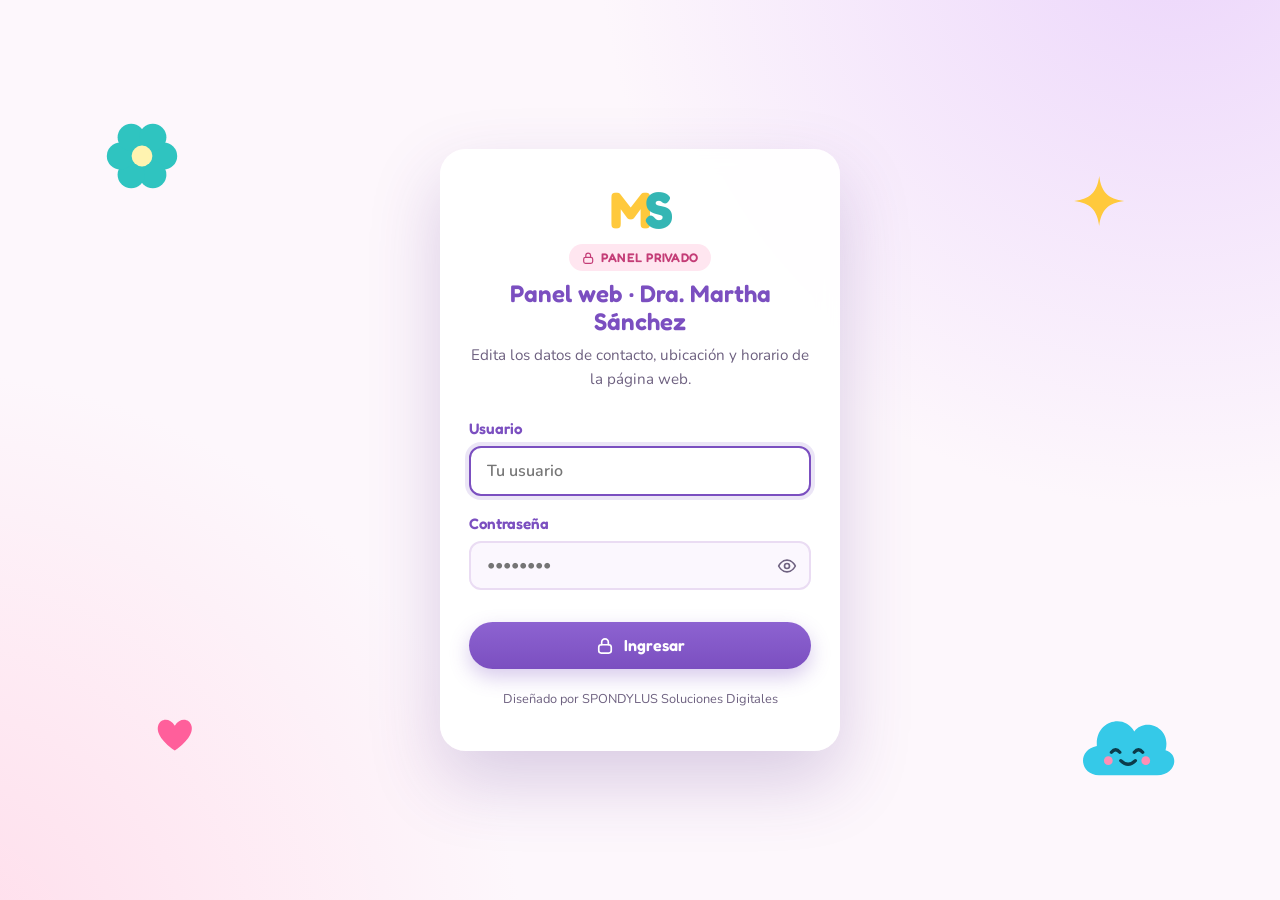
<file: panel-apps-script/Index.html>
<!DOCTYPE html>
<html lang="es">
<head>
  <base target="_top">
  <meta charset="utf-8">
  <meta name="viewport" content="width=device-width, initial-scale=1">
  <title>Panel web · Dra. Martha Sánchez</title>
  <link rel="icon" href="https://msaenzy.github.io/dra-martha-sanchez/assets/icons/favicon.svg" type="image/svg+xml">
  <link rel="preconnect" href="https://fonts.googleapis.com">
  <link rel="preconnect" href="https://fonts.gstatic.com" crossorigin>
  <link href="https://fonts.googleapis.com/css2?family=Fredoka:wght@400;500;600;700&family=Nunito:wght@400;600;700;800&display=swap" rel="stylesheet">
  <style>
    /* ==========================================================================
       Paleta (la misma de la web de la Dra. Martha Sánchez)
       ========================================================================== */
    :root {
      --color-primary: #7b4fc0;
      --color-primary-dark: #5f3aa3;
      --color-primary-light: #f3e8fb;
      --color-accent: #ff6fa6;
      --color-accent-light: #ffe6f0;
      --color-teal: #34b6b4;
      --color-yellow: #ffc93c;
      --color-success: #2c9d55;
      --color-success-light: #e6f6ec;
      --color-danger: #d9476d;
      --color-danger-light: #fde8ee;
      --color-warning: #e39a1b;
      --color-warning-light: #fff4dc;
      --color-bg: #fdf7fc;
      --color-surface: #ffffff;
      --color-border: #eadcf3;
      --color-text-primary: #3d2d52;
      --color-text-secondary: #6e6180;

      --font-display: "Fredoka", "Nunito", system-ui, sans-serif;
      --font-body: "Nunito", system-ui, sans-serif;
      --radius-sm: .75rem;
      --radius-md: 1.1rem;
      --radius-lg: 1.6rem;
      --radius-pill: 999px;
      --shadow-sm: 0 2px 6px rgb(110 70 160 / .07), 0 8px 20px rgb(110 70 160 / .07);
      --shadow-md: 0 14px 34px rgb(110 70 160 / .16);
      --shadow-lg: 0 30px 70px rgb(90 50 140 / .22);
      --ease: cubic-bezier(.22, 1, .36, 1);
      --ease-pop: cubic-bezier(.34, 1.56, .64, 1);
    }

    *, *::before, *::after { box-sizing: border-box; }
    html, body { margin: 0; min-height: 100%; }
    body {
      font-family: var(--font-body); color: var(--color-text-primary); font-size: 16px; line-height: 1.55;
      background: var(--color-bg);
      background-image: radial-gradient(circle at 92% -8%, #ecd6fb 0, transparent 38%), radial-gradient(circle at -6% 108%, #ffdcea 0, transparent 36%);
      background-attachment: fixed; -webkit-font-smoothing: antialiased;
    }
    h1, h2, h3, h4 { font-family: var(--font-display); font-weight: 600; line-height: 1.15; margin: 0; color: var(--color-primary); }
    button, input, select { font: inherit; color: inherit; }
    a { color: var(--color-primary); }
    .hidden { display: none !important; }
    .sr-only { position: absolute; width: 1px; height: 1px; overflow: hidden; clip: rect(0 0 0 0); white-space: nowrap; }
    svg.i { width: 1.25rem; height: 1.25rem; flex: none; fill: none; stroke: currentColor; stroke-width: 2; stroke-linecap: round; stroke-linejoin: round; }

    /* ---------- Marca ---------- */
    .mark { font-family: var(--font-display); font-weight: 700; letter-spacing: -.07em; line-height: 1; color: var(--color-yellow); }
    .mark span { color: var(--color-teal); margin-left: -.04em; }

    /* ---------- Botones ---------- */
    .btn {
      display: inline-flex; align-items: center; justify-content: center; gap: .55rem; min-height: 2.9rem; padding: .6rem 1.4rem;
      border: 0; border-radius: var(--radius-pill); cursor: pointer; font-family: var(--font-display); font-weight: 600; font-size: 1rem;
      text-decoration: none; transition: transform .3s var(--ease-pop), box-shadow .3s, background .25s, color .25s, opacity .2s;
    }
    .btn:disabled { opacity: .55; cursor: not-allowed; transform: none !important; }
    .btn:focus-visible, .field input:focus-visible, .tab:focus-visible, .icon-btn:focus-visible { outline: 3px solid var(--color-accent); outline-offset: 2px; }
    .btn--primary { background: linear-gradient(180deg, #8d63d1, var(--color-primary)); color: #fff; box-shadow: 0 8px 20px rgb(123 79 192 / .3); }
    .btn--primary:hover:not(:disabled) { transform: translateY(-2px); box-shadow: 0 12px 26px rgb(123 79 192 / .36); }
    .btn--soft { background: var(--color-primary-light); color: var(--color-primary-dark); }
    .btn--soft:hover:not(:disabled) { background: #e9d9f8; }
    .btn--ghost { background: transparent; color: var(--color-text-secondary); }
    .btn--ghost:hover:not(:disabled) { background: var(--color-primary-light); color: var(--color-primary); }
    .btn--sm { min-height: 2.4rem; padding: .35rem 1rem; font-size: .92rem; }
    .btn--block { width: 100%; }
    .btn .spin { width: 1.1rem; height: 1.1rem; border-radius: 50%; border: 2.5px solid rgb(255 255 255 / .45); border-top-color: #fff; animation: rot .7s linear infinite; }
    .btn--soft .spin { border-color: rgb(123 79 192 / .25); border-top-color: var(--color-primary); }
    @keyframes rot { to { transform: rotate(360deg); } }
    .icon-btn { display: grid; place-items: center; width: 2.4rem; height: 2.4rem; border-radius: 50%; border: 0; background: transparent; color: var(--color-text-secondary); cursor: pointer; transition: background .2s, color .2s; }
    .icon-btn:hover { background: var(--color-primary-light); color: var(--color-primary); }

    /* ---------- Loader de pantalla completa ---------- */
    .loader { position: fixed; inset: 0; z-index: 100; display: grid; place-items: center; background: rgb(253 247 252 / .82); backdrop-filter: blur(6px); transition: opacity .35s; }
    .loader.is-out { opacity: 0; pointer-events: none; }
    .loader__box { display: grid; justify-items: center; gap: 1rem; text-align: center; }
    .loader__heart { position: relative; width: 4.6rem; height: 4.6rem; display: grid; place-items: center; border-radius: 50%; background: #fff; box-shadow: var(--shadow-md); }
    .loader__heart::before { content: ""; position: absolute; inset: -6px; border-radius: 50%; border: 3px solid transparent; border-top-color: var(--color-primary); border-right-color: var(--color-accent); animation: rot 1s linear infinite; }
    .loader__heart svg { width: 2.2rem; height: 2.2rem; animation: beat 1s var(--ease) infinite; }
    @keyframes beat { 0%, 100% { transform: scale(1); } 30% { transform: scale(1.18); } 60% { transform: scale(.96); } }
    .loader__txt { font-family: var(--font-display); font-weight: 500; color: var(--color-primary); }

    /* ---------- Toasts ---------- */
    .toasts { position: fixed; z-index: 120; top: 4.6rem; right: 1rem; left: 1rem; display: grid; gap: .6rem; justify-items: end; pointer-events: none; }
    .toast { pointer-events: auto; display: flex; align-items: flex-start; gap: .7rem; width: min(100%, 24rem); padding: .85rem 1rem; border-radius: var(--radius-md); background: #fff; box-shadow: var(--shadow-md); border-left: 5px solid var(--color-primary); animation: toast-in .45s var(--ease-pop); }
    .toast.is-out { animation: toast-out .3s var(--ease) forwards; }
    .toast--ok { border-color: var(--color-success); } .toast--ok .toast__ico { background: var(--color-success-light); color: var(--color-success); }
    .toast--error { border-color: var(--color-danger); } .toast--error .toast__ico { background: var(--color-danger-light); color: var(--color-danger); }
    .toast--warn { border-color: var(--color-warning); } .toast--warn .toast__ico { background: var(--color-warning-light); color: var(--color-warning); }
    .toast__ico { display: grid; place-items: center; width: 2rem; height: 2rem; flex: none; border-radius: 50%; background: var(--color-primary-light); color: var(--color-primary); }
    .toast__ico svg { width: 1.1rem; height: 1.1rem; }
    .toast strong { display: block; font-family: var(--font-display); font-weight: 600; }
    .toast p { margin: 0; font-size: .92rem; color: var(--color-text-secondary); }
    @keyframes toast-in { from { opacity: 0; transform: translateY(-10px) scale(.96); } }
    @keyframes toast-out { to { opacity: 0; transform: translateX(20px); } }

    /* ---------- Login ---------- */
    .login { min-height: 100vh; display: grid; place-items: center; padding: 1.5rem 1rem; position: relative; overflow: hidden; }
    .login__card { position: relative; z-index: 1; width: min(100%, 25rem); padding: 2.2rem 1.8rem 1.8rem; background: rgb(255 255 255 / .92); backdrop-filter: blur(10px); border-radius: var(--radius-lg); box-shadow: var(--shadow-lg); animation: rise .7s var(--ease); }
    @keyframes rise { from { opacity: 0; transform: translateY(18px) scale(.98); } }
    .login__brand { display: grid; justify-items: center; gap: .55rem; text-align: center; margin-bottom: 1.6rem; }
    .login__brand .mark { font-size: 3.2rem; }
    .login__brand h1 { font-size: 1.5rem; }
    .login__brand p { margin: 0; color: var(--color-text-secondary); font-size: .95rem; }
    .chip { display: inline-flex; align-items: center; gap: .35rem; padding: .25rem .75rem; border-radius: var(--radius-pill); background: var(--color-accent-light); color: #c43d77; font-family: var(--font-display); font-weight: 600; font-size: .78rem; letter-spacing: .04em; text-transform: uppercase; }
    .login form { display: grid; gap: 1rem; }
    .login__foot { margin-top: 1.3rem; text-align: center; font-size: .8rem; color: var(--color-text-secondary); }
    .sticker { position: absolute; z-index: 0; animation: bob 6s ease-in-out infinite; }
    @keyframes bob { 50% { transform: translateY(-12px) rotate(4deg); } }

    /* ---------- Campos ---------- */
    .field { display: grid; gap: .35rem; }
    .field label { font-family: var(--font-display); font-weight: 600; font-size: .95rem; color: var(--color-primary); display: flex; align-items: center; gap: .4rem; }
    .field label .req { color: var(--color-accent); }
    .field .wrap { position: relative; display: flex; align-items: center; }
    .field input, .field select {
      width: 100%; min-height: 3rem; padding: .65rem 1rem; border-radius: var(--radius-sm); border: 2px solid var(--color-border);
      background: #fbf7fe; font-weight: 600; transition: border-color .2s, box-shadow .2s, background .2s;
    }
    .field input:focus, .field select:focus { outline: none; border-color: var(--color-primary); background: #fff; box-shadow: 0 0 0 4px rgb(123 79 192 / .15); }
    .field .wrap .icon-btn { position: absolute; right: .3rem; }
    .field .wrap input.has-btn { padding-right: 3rem; }
    .field .help { font-size: .84rem; color: var(--color-text-secondary); margin: 0; }
    .field .err { font-size: .84rem; font-weight: 700; color: var(--color-danger); margin: 0; display: none; }
    .field.is-invalid input { border-color: var(--color-danger); background: var(--color-danger-light); }
    .field.is-invalid .err { display: block; }
    .field.is-dirty input { border-color: var(--color-yellow); background: #fffbef; }
    .field .dirty-dot { display: none; width: .55rem; height: .55rem; border-radius: 50%; background: var(--color-yellow); }
    .field.is-dirty .dirty-dot { display: inline-block; }
    .field.is-invalid input, .field.is-invalid.is-dirty input { border-color: var(--color-danger); background: var(--color-danger-light); }
    .field.is-invalid .help { display: none; }
    .field .reset { margin-left: auto; font-size: .8rem; font-weight: 700; color: var(--color-text-secondary); background: none; border: 0; cursor: pointer; padding: .1rem .3rem; border-radius: .4rem; }
    .field .reset:hover { color: var(--color-primary); background: var(--color-primary-light); }

    /* ---------- App ---------- */
    .topbar { position: sticky; top: 0; z-index: 30; display: flex; align-items: center; gap: .8rem; padding: .7rem clamp(1rem, 3vw, 2rem); background: rgb(255 255 255 / .86); backdrop-filter: blur(12px); border-bottom: 1px solid var(--color-border); }
    .topbar .mark { font-size: 2rem; }
    .topbar__title { display: grid; line-height: 1.2; min-width: 0; }
    .topbar__title strong { font-family: var(--font-display); font-weight: 600; color: var(--color-primary); white-space: nowrap; overflow: hidden; text-overflow: ellipsis; }
    .topbar__title small { color: var(--color-text-secondary); font-size: .8rem; }
    .topbar__right { margin-left: auto; display: flex; align-items: center; gap: .4rem; }
    .user-pill { display: flex; align-items: center; gap: .5rem; padding: .25rem .8rem .25rem .25rem; border-radius: var(--radius-pill); background: var(--color-primary-light); border: 0; cursor: pointer; font-weight: 700; color: var(--color-primary-dark); }
    .user-pill .av { display: grid; place-items: center; width: 2rem; height: 2rem; border-radius: 50%; background: linear-gradient(135deg, var(--color-accent), var(--color-primary)); color: #fff; font-family: var(--font-display); font-weight: 600; font-size: .9rem; }
    .menu { position: absolute; right: clamp(1rem, 3vw, 2rem); top: calc(100% + .4rem); min-width: 13rem; padding: .4rem; background: #fff; border-radius: var(--radius-md); box-shadow: var(--shadow-md); border: 1px solid var(--color-border); display: grid; animation: rise .25s var(--ease); }
    .menu button { display: flex; align-items: center; gap: .6rem; padding: .65rem .8rem; border: 0; background: none; border-radius: .7rem; cursor: pointer; text-align: left; font-weight: 700; color: var(--color-text-primary); }
    .menu button:hover { background: var(--color-primary-light); color: var(--color-primary); }

    .main { width: min(100% - 2rem, 76rem); margin: 0 auto; padding: 1.6rem 0 7rem; }
    .hello { display: flex; flex-wrap: wrap; align-items: flex-end; justify-content: space-between; gap: 1rem; margin-bottom: 1.3rem; }
    .hello h2 { font-size: clamp(1.6rem, 1.2rem + 1.6vw, 2.2rem); }
    .hello p { margin: .3rem 0 0; color: var(--color-text-secondary); }
    .tabs { display: flex; gap: .4rem; padding: .35rem; background: #fff; border-radius: var(--radius-pill); box-shadow: var(--shadow-sm); width: fit-content; max-width: 100%; overflow-x: auto; margin-bottom: 1.4rem; }
    .tab { display: inline-flex; align-items: center; gap: .45rem; padding: .55rem 1.1rem; border: 0; border-radius: var(--radius-pill); background: none; cursor: pointer; font-family: var(--font-display); font-weight: 600; color: var(--color-text-secondary); white-space: nowrap; transition: background .25s, color .25s; }
    .tab[aria-selected="true"] { background: var(--color-primary); color: #fff; box-shadow: 0 6px 14px rgb(123 79 192 / .28); }
    .tab:not([aria-selected="true"]):hover { background: var(--color-primary-light); color: var(--color-primary); }
    .view { animation: fade .45s var(--ease); }
    @keyframes fade { from { opacity: 0; transform: translateY(8px); } }

    .layout { display: grid; gap: 1.3rem; }
    @media (min-width: 64em) { .layout { grid-template-columns: 1fr 22rem; align-items: start; } .preview { position: sticky; top: 5.5rem; } }
    .groups { display: grid; gap: 1.3rem; }
    .card { background: var(--color-surface); border-radius: var(--radius-lg); box-shadow: var(--shadow-sm); padding: clamp(1.1rem, 2.5vw, 1.6rem); }
    .card__head { display: flex; align-items: center; gap: .75rem; margin-bottom: 1.1rem; }
    .card__ico { display: grid; place-items: center; width: 2.6rem; height: 2.6rem; border-radius: .9rem; color: #fff; flex: none; }
    .card__head h3 { font-size: 1.2rem; }
    .card__head p { margin: 0; font-size: .85rem; color: var(--color-text-secondary); }
    .fields { display: grid; gap: 1rem 1.2rem; }
    @media (min-width: 40em) { .fields { grid-template-columns: 1fr 1fr; } }

    /* ---------- Vista previa ---------- */
    .preview { display: grid; gap: 1.1rem; }
    .pv { border-radius: var(--radius-lg); overflow: hidden; background: linear-gradient(135deg, #9a70d1, #7d55c2); color: #fff; box-shadow: var(--shadow-md); position: relative; isolation: isolate; }
    .pv::before { content: ""; position: absolute; z-index: -1; width: 14rem; height: 14rem; right: -5rem; top: -6rem; border-radius: 50%; background: rgb(255 255 255 / .1); }
    .pv__top { padding: 1.3rem 1.3rem .4rem; }
    .pv__top small { font-family: var(--font-display); font-weight: 600; letter-spacing: .08em; text-transform: uppercase; font-size: .72rem; opacity: .85; }
    .pv__top h3 { color: #fff; font-size: 1.25rem; margin-top: .2rem; }
    .pv__list { list-style: none; margin: 0; padding: .6rem 1.3rem 1.3rem; display: grid; gap: .55rem; }
    .pv__list li { display: flex; gap: .65rem; align-items: flex-start; background: rgb(255 255 255 / .14); padding: .6rem .75rem; border-radius: .9rem; font-size: .92rem; font-weight: 600; line-height: 1.35; word-break: break-word; }
    .pv__list svg { margin-top: .1rem; opacity: .9; }
    .tests { display: grid; gap: .5rem; }
    .test { display: flex; align-items: center; gap: .7rem; padding: .7rem .85rem; border-radius: var(--radius-md); background: #fff; box-shadow: var(--shadow-sm); text-decoration: none; color: var(--color-text-primary); font-weight: 700; font-size: .93rem; transition: transform .3s var(--ease-pop), box-shadow .3s; }
    .test:hover { transform: translateY(-2px); box-shadow: var(--shadow-md); }
    .test .ti { display: grid; place-items: center; width: 2.2rem; height: 2.2rem; border-radius: .8rem; color: #fff; flex: none; }
    .test small { display: block; font-weight: 600; color: var(--color-text-secondary); font-size: .78rem; }
    .test .arrow { margin-left: auto; color: var(--color-text-secondary); }
    .status { display: flex; gap: .6rem; align-items: center; font-size: .85rem; color: var(--color-text-secondary); padding: .8rem 1rem; background: #fff; border-radius: var(--radius-md); box-shadow: var(--shadow-sm); }
    .status .dot { width: .6rem; height: .6rem; border-radius: 50%; background: var(--color-success); box-shadow: 0 0 0 4px var(--color-success-light); flex: none; }

    /* ---------- Barra de guardado ---------- */
    .savebar { position: fixed; z-index: 40; left: 50%; bottom: 1.1rem; translate: -50% 0; width: min(100% - 2rem, 40rem); display: flex; align-items: center; gap: .8rem; padding: .6rem .6rem .6rem 1.2rem; border-radius: var(--radius-pill); background: var(--color-text-primary); color: #fff; box-shadow: var(--shadow-lg); transition: transform .45s var(--ease-pop), opacity .3s; }
    .savebar.is-hidden { transform: translateY(160%); opacity: 0; pointer-events: none; }
    .savebar p { margin: 0; font-weight: 700; font-size: .95rem; }
    .savebar .actions { margin-left: auto; display: flex; gap: .4rem; }
    .savebar .btn--ghost { color: #e8def5; } .savebar .btn--ghost:hover { background: rgb(255 255 255 / .12); color: #fff; }
    .savebar .count { display: inline-grid; place-items: center; min-width: 1.6rem; height: 1.6rem; padding: 0 .4rem; margin-right: .3rem; border-radius: var(--radius-pill); background: var(--color-yellow); color: var(--color-text-primary); font-family: var(--font-display); }

    /* ---------- Tablas (actividad / usuarios) ---------- */
    .table-wrap { overflow-x: auto; }
    table { width: 100%; border-collapse: collapse; font-size: .92rem; }
    th { text-align: left; font-family: var(--font-display); font-weight: 600; color: var(--color-primary); padding: .7rem .8rem; border-bottom: 2px solid var(--color-border); white-space: nowrap; }
    td { padding: .7rem .8rem; border-bottom: 1px dashed var(--color-border); vertical-align: top; }
    tr:hover td { background: #fcf8ff; }
    .tag { display: inline-block; padding: .15rem .6rem; border-radius: var(--radius-pill); font-size: .78rem; font-weight: 800; background: var(--color-primary-light); color: var(--color-primary-dark); white-space: nowrap; }
    .tag--ok { background: var(--color-success-light); color: var(--color-success); }
    .tag--off { background: var(--color-danger-light); color: var(--color-danger); }
    .tag--accent { background: var(--color-accent-light); color: #c43d77; }
    .diff { display: grid; gap: .15rem; }
    .diff del { color: var(--color-danger); text-decoration-thickness: 2px; opacity: .8; }
    .diff ins { color: var(--color-success); text-decoration: none; font-weight: 700; }
    .empty { text-align: center; padding: 2.5rem 1rem; color: var(--color-text-secondary); }
    .row-actions { display: flex; gap: .3rem; flex-wrap: wrap; }

    /* ---------- Modal ---------- */
    .modal { position: fixed; inset: 0; z-index: 90; display: grid; place-items: center; padding: 1rem; background: rgb(61 45 82 / .45); backdrop-filter: blur(4px); animation: fade .3s var(--ease); }
    .modal__box { width: min(100%, 26rem); background: #fff; border-radius: var(--radius-lg); box-shadow: var(--shadow-lg); padding: 1.6rem; display: grid; gap: 1rem; animation: rise .4s var(--ease-pop); }
    .modal__box h3 { font-size: 1.35rem; }
    .modal__box p { margin: 0; color: var(--color-text-secondary); font-size: .93rem; }
    .modal__actions { display: flex; justify-content: flex-end; gap: .5rem; flex-wrap: wrap; }
    .strength { height: .4rem; border-radius: var(--radius-pill); background: var(--color-border); overflow: hidden; }
    .strength i { display: block; height: 100%; width: 0; background: var(--color-danger); transition: width .3s, background .3s; }

    @media (max-width: 40em) {
      .topbar__title small, .user-pill .name, .btn-web .txt { display: none; }
      .savebar { border-radius: var(--radius-lg); flex-wrap: wrap; padding: .8rem; }
      .savebar .actions { width: 100%; } .savebar .actions .btn { flex: 1; }
    }
    @media (prefers-reduced-motion: reduce) { *, *::before, *::after { animation: none !important; transition: none !important; } }
  </style>
</head>
<body>

  <!-- Iconos -->
  <svg width="0" height="0" style="position:absolute" aria-hidden="true">
    <defs>
      <symbol id="i-chat" viewBox="0 0 24 24"><path d="M4 20l1.3-4A8 8 0 1 1 8 18.7L4 20z"/><path d="M9 9.5c.4 2 2.5 4.1 4.5 4.5l1.3-1.3-1.8-1-.9.7a3.5 3.5 0 0 1-1.6-1.6l.7-.9-1-1.8L9 9.5z"/></symbol>
      <symbol id="i-pin" viewBox="0 0 24 24"><path d="M12 21s7-6 7-11.5a7 7 0 0 0-14 0C5 15 12 21 12 21z"/><circle cx="12" cy="9.5" r="2.5"/></symbol>
      <symbol id="i-clock" viewBox="0 0 24 24"><circle cx="12" cy="12" r="9"/><path d="M12 7v5l3 2"/></symbol>
      <symbol id="i-phone" viewBox="0 0 24 24"><path d="M5 4h4l2 5-2.5 1.5a11 11 0 0 0 5 5L15 13l5 2v4a2 2 0 0 1-2 2A16 16 0 0 1 3 6a2 2 0 0 1 2-2z"/></symbol>
      <symbol id="i-ig" viewBox="0 0 24 24"><rect x="3.5" y="3.5" width="17" height="17" rx="5"/><circle cx="12" cy="12" r="4"/><path d="M17.2 6.8v.01"/></symbol>
      <symbol id="i-globe" viewBox="0 0 24 24"><circle cx="12" cy="12" r="9"/><path d="M3 12h18M12 3a14 14 0 0 1 0 18M12 3a14 14 0 0 0 0 18"/></symbol>
      <symbol id="i-arrow" viewBox="0 0 24 24"><path d="M7 17L17 7M9 7h8v8"/></symbol>
      <symbol id="i-eye" viewBox="0 0 24 24"><path d="M2 12s3.5-7 10-7 10 7 10 7-3.5 7-10 7S2 12 2 12z"/><circle cx="12" cy="12" r="3"/></symbol>
      <symbol id="i-eye-off" viewBox="0 0 24 24"><path d="M3 3l18 18M10.6 5.1A10 10 0 0 1 12 5c6.5 0 10 7 10 7a17 17 0 0 1-3.2 4.1M6.6 6.6A17 17 0 0 0 2 12s3.5 7 10 7a9.6 9.6 0 0 0 5.4-1.6M9.9 9.9a3 3 0 0 0 4.2 4.2"/></symbol>
      <symbol id="i-lock" viewBox="0 0 24 24"><rect x="4.5" y="10.5" width="15" height="10" rx="3"/><path d="M8 10.5V7.5a4 4 0 0 1 8 0v3"/></symbol>
      <symbol id="i-user" viewBox="0 0 24 24"><circle cx="12" cy="8" r="4"/><path d="M4 21a8 8 0 0 1 16 0"/></symbol>
      <symbol id="i-users" viewBox="0 0 24 24"><circle cx="9" cy="8" r="3.5"/><path d="M2.5 20a6.5 6.5 0 0 1 13 0M16 4.5a3.5 3.5 0 0 1 0 7M18 14a6 6 0 0 1 3.5 6"/></symbol>
      <symbol id="i-edit" viewBox="0 0 24 24"><path d="M4 20h4L19 9l-4-4L4 16v4z"/><path d="M13.5 6.5l4 4"/></symbol>
      <symbol id="i-history" viewBox="0 0 24 24"><path d="M3 12a9 9 0 1 0 3-6.7L3 8"/><path d="M3 3v5h5M12 7v5l3 2"/></symbol>
      <symbol id="i-logout" viewBox="0 0 24 24"><path d="M15 4h3a2 2 0 0 1 2 2v12a2 2 0 0 1-2 2h-3M10 17l5-5-5-5M15 12H4"/></symbol>
      <symbol id="i-key" viewBox="0 0 24 24"><circle cx="8" cy="15" r="4"/><path d="M11 12l9-9M17 6l3 3M14 9l2 2"/></symbol>
      <symbol id="i-check" viewBox="0 0 24 24"><path d="M5 12.5l4.5 4.5L19 7.5"/></symbol>
      <symbol id="i-x" viewBox="0 0 24 24"><path d="M6 6l12 12M18 6L6 18"/></symbol>
      <symbol id="i-alert" viewBox="0 0 24 24"><path d="M12 3l9.5 17h-19L12 3z"/><path d="M12 10v4M12 17v.01"/></symbol>
      <symbol id="i-plus" viewBox="0 0 24 24"><path d="M12 5v14M5 12h14"/></symbol>
      <symbol id="i-refresh" viewBox="0 0 24 24"><path d="M20 11a8 8 0 0 0-14.6-4.5L3 9M4 13a8 8 0 0 0 14.6 4.5L21 15"/><path d="M3 4v5h5M21 20v-5h-5"/></symbol>
      <symbol id="i-heart" viewBox="0 0 100 100"><path d="M50 88C14 62 6 42 10 28 15 10 38 8 50 28 62 8 85 10 90 28 94 42 86 62 50 88Z" fill="#ff5f9b" stroke="none"/></symbol>
      <symbol id="st-star" viewBox="0 0 100 100"><path d="M50 4C54 34 66 46 96 50 66 54 54 66 50 96 46 66 34 54 4 50 34 46 46 34 50 4Z" fill="#ffc93c"/></symbol>
      <symbol id="st-flower" viewBox="0 0 100 100"><g fill="#2fc4c0"><circle cx="77" cy="50" r="17"/><circle cx="63.5" cy="73.4" r="17"/><circle cx="36.5" cy="73.4" r="17"/><circle cx="23" cy="50" r="17"/><circle cx="36.5" cy="26.6" r="17"/><circle cx="63.5" cy="26.6" r="17"/></g><circle cx="50" cy="50" r="13" fill="#fff3b0"/></symbol>
      <symbol id="st-cloud" viewBox="0 0 100 100"><path d="M24 80C6 80 2 56 22 52 20 28 48 20 58 38 68 24 94 34 88 56 102 60 98 80 80 80Z" fill="#35c9e8"/><g fill="none" stroke="#0b3b4a" stroke-width="3.2" stroke-linecap="round"><path d="M36 58q4-5 8 0M58 58q4-5 8 0M45 66q7 7 14 0"/></g><circle cx="33" cy="66" r="4.2" fill="#ff8fb5"/><circle cx="69" cy="66" r="4.2" fill="#ff8fb5"/></symbol>
    </defs>
  </svg>

  <!-- Loader -->
  <div class="loader" id="loader" role="status" aria-live="polite">
    <div class="loader__box">
      <div class="loader__heart"><svg viewBox="0 0 100 100" aria-hidden="true"><use href="#i-heart"/></svg></div>
      <div class="loader__txt" id="loaderTxt">Cargando…</div>
    </div>
  </div>

  <div class="toasts" id="toasts" aria-live="polite"></div>

  <!-- ================= LOGIN ================= -->
  <section class="login hidden" id="vLogin" aria-labelledby="loginTitle">
    <svg class="sticker" style="width:5rem;top:9%;left:8%" aria-hidden="true"><use href="#st-flower"/></svg>
    <svg class="sticker" style="width:3.4rem;top:14%;right:12%;animation-delay:-2s" aria-hidden="true"><use href="#st-star"/></svg>
    <svg class="sticker" style="width:6.5rem;bottom:9%;right:8%;animation-delay:-3s" aria-hidden="true"><use href="#st-cloud"/></svg>
    <svg class="sticker" style="width:2.6rem;bottom:16%;left:12%;animation-delay:-1s" viewBox="0 0 100 100" aria-hidden="true"><use href="#i-heart"/></svg>

    <div class="login__card">
      <div class="login__brand">
        <div class="mark">M<span>S</span></div>
        <span class="chip"><svg class="i" style="width:.9rem;height:.9rem"><use href="#i-lock"/></svg>Panel privado</span>
        <h1 id="loginTitle">Panel web · Dra. Martha Sánchez</h1>
        <p>Edita los datos de contacto, ubicación y horario de la página web.</p>
      </div>
      <form id="fLogin" novalidate>
        <div class="field">
          <label for="lUser">Usuario</label>
          <input id="lUser" autocomplete="username" autocapitalize="none" spellcheck="false" required placeholder="Tu usuario">
        </div>
        <div class="field">
          <label for="lPass">Contraseña</label>
          <div class="wrap">
            <input id="lPass" type="password" class="has-btn" autocomplete="current-password" required placeholder="••••••••">
            <button type="button" class="icon-btn" data-toggle-pass="lPass" aria-label="Mostrar contraseña"><svg class="i"><use href="#i-eye"/></svg></button>
          </div>
        </div>
        <p class="err" id="lErr" role="alert" style="margin:0;color:var(--color-danger);font-weight:700;font-size:.9rem"></p>
        <button class="btn btn--primary btn--block" type="submit" id="bLogin"><svg class="i"><use href="#i-lock"/></svg>Ingresar</button>
      </form>
      <p class="login__foot">Diseñado por SPONDYLUS Soluciones Digitales</p>
    </div>
  </section>

  <!-- ================= APP ================= -->
  <div id="vApp" class="hidden">
    <header class="topbar">
      <div class="mark" aria-hidden="true">M<span>S</span></div>
      <div class="topbar__title">
        <strong>Panel web · Dra. Martha Sánchez</strong>
        <small id="lastUpdate">Información de la página web</small>
      </div>
      <div class="topbar__right">
        <a class="btn btn--soft btn--sm btn-web" id="lnkWeb" href="#" target="_blank" rel="noopener"><svg class="i"><use href="#i-globe"/></svg><span class="txt">Ver web</span></a>
        <button class="user-pill" id="bUser" aria-haspopup="menu" aria-expanded="false"><span class="av" id="uAv">A</span><span class="name" id="uName">Usuario</span></button>
      </div>
      <div class="menu hidden" id="uMenu" role="menu">
        <button role="menuitem" data-action="pass"><svg class="i"><use href="#i-key"/></svg>Cambiar contraseña</button>
        <button role="menuitem" data-action="logout"><svg class="i"><use href="#i-logout"/></svg>Cerrar sesión</button>
      </div>
    </header>

    <main class="main">
      <div class="hello">
        <div>
          <h2 id="helloTitle">¡Hola!</h2>
          <p>Lo que guardes aquí se actualiza en la web en unos minutos.</p>
        </div>
        <button class="btn btn--ghost btn--sm" id="bReload"><svg class="i"><use href="#i-refresh"/></svg>Actualizar datos</button>
      </div>

      <nav class="tabs" role="tablist" aria-label="Secciones del panel">
        <button class="tab" role="tab" aria-selected="true" data-tab="info"><svg class="i"><use href="#i-edit"/></svg>Información web</button>
        <button class="tab" role="tab" aria-selected="false" data-tab="log"><svg class="i"><use href="#i-history"/></svg>Actividad</button>
        <button class="tab hidden" role="tab" aria-selected="false" data-tab="users" id="tabUsers"><svg class="i"><use href="#i-users"/></svg>Usuarios</button>
      </nav>

      <!-- Información web -->
      <section class="view" id="tInfo">
        <div class="layout">
          <div class="groups" id="groups"></div>
          <aside class="preview" aria-label="Vista previa">
            <div class="pv">
              <div class="pv__top"><small>Así se ve en la web</small><h3>Atención y contacto</h3></div>
              <ul class="pv__list" id="pvList"></ul>
            </div>
            <div class="tests" id="tests"></div>
            <div class="status" id="apiStatus"><span class="dot"></span><span>La web lee estos datos automáticamente. <a id="lnkApi" href="#" target="_blank" rel="noopener">Ver lo que recibe la web</a></span></div>
          </aside>
        </div>
      </section>

      <!-- Actividad -->
      <section class="view hidden" id="tLog">
        <div class="card">
          <div class="card__head">
            <span class="card__ico" style="background:var(--color-teal)"><svg class="i"><use href="#i-history"/></svg></span>
            <div><h3>Historial de cambios</h3><p>Los últimos 50 movimientos del panel.</p></div>
          </div>
          <div class="table-wrap" id="logTable"></div>
        </div>
      </section>

      <!-- Usuarios -->
      <section class="view hidden" id="tUsers">
        <div class="card">
          <div class="card__head">
            <span class="card__ico" style="background:var(--color-accent)"><svg class="i"><use href="#i-users"/></svg></span>
            <div><h3>Usuarios del panel</h3><p>Quién puede entrar a editar la web.</p></div>
            <button class="btn btn--primary btn--sm" id="bNewUser" style="margin-left:auto"><svg class="i"><use href="#i-plus"/></svg>Nuevo</button>
          </div>
          <div class="table-wrap" id="userTable"></div>
        </div>
      </section>
    </main>

    <div class="savebar is-hidden" id="saveBar" role="region" aria-label="Cambios sin guardar">
      <p><span class="count" id="dirtyCount">0</span><span id="dirtyTxt">cambios sin guardar</span></p>
      <div class="actions">
        <button class="btn btn--ghost btn--sm" id="bDiscard">Descartar</button>
        <button class="btn btn--primary btn--sm" id="bSave"><svg class="i"><use href="#i-check"/></svg>Guardar cambios</button>
      </div>
    </div>
  </div>

  <div id="modalRoot"></div>

  <script>
  (function () {
    'use strict';

    /* ======================================================================
       Estado
       ====================================================================== */
    const S = { token: null, user: null, campos: [], original: {}, sitio: '', apiUrl: '', tab: 'info' };
    const $ = (s, el) => (el || document).querySelector(s);
    const $$ = (s, el) => Array.from((el || document).querySelectorAll(s));
    const esc = v => String(v == null ? '' : v).replace(/[&<>"']/g, c => ({ '&': '&amp;', '<': '&lt;', '>': '&gt;', '"': '&quot;', "'": '&#39;' }[c]));
    const store = {
      get(k) { try { return sessionStorage.getItem(k); } catch (e) { return null; } },
      set(k, v) { try { sessionStorage.setItem(k, v); } catch (e) {} },
      del(k) { try { sessionStorage.removeItem(k); } catch (e) {} }
    };

    const GRUPOS = {
      'Contacto':  { ico: 'i-phone', color: 'var(--color-success)', txt: 'WhatsApp y teléfono para citas.' },
      'Ubicación': { ico: 'i-pin',   color: 'var(--color-accent)',  txt: 'Dónde atiende la doctora.' },
      'Horario':   { ico: 'i-clock', color: 'var(--color-primary)', txt: 'Días y horas de atención.' },
      'Redes':     { ico: 'i-ig',    color: 'var(--color-teal)',    txt: 'Instagram y otras redes.' }
    };

    /* ======================================================================
       Loader, toasts y llamadas al backend
       ====================================================================== */
    let loaderCount = 0;
    function loader(on, txt) {
      loaderCount = Math.max(0, loaderCount + (on ? 1 : -1));
      if (txt) $('#loaderTxt').textContent = txt;
      $('#loader').classList.toggle('is-out', loaderCount === 0);
    }

    function toast(tipo, titulo, texto) {
      const ico = { ok: 'i-check', error: 'i-alert', warn: 'i-alert', info: 'i-heart' }[tipo] || 'i-check';
      const el = document.createElement('div');
      el.className = 'toast toast--' + tipo;
      el.setAttribute('role', tipo === 'error' ? 'alert' : 'status');
      el.innerHTML = '<span class="toast__ico"><svg class="i"><use href="#' + ico + '"/></svg></span><div><strong>' + esc(titulo) + '</strong>' + (texto ? '<p>' + esc(texto) + '</p>' : '') + '</div>';
      $('#toasts').appendChild(el);
      setTimeout(() => { el.classList.add('is-out'); setTimeout(() => el.remove(), 320); }, tipo === 'error' ? 6500 : 3800);
    }

    /** google.script.run envuelto en una promesa con manejo de errores visibles. */
    function api(fn) {
      const args = Array.prototype.slice.call(arguments, 1);
      return new Promise((resolve, reject) => {
        google.script.run
          .withSuccessHandler(res => {
            if (res && res.success) return resolve(res);
            if (res && res.codigo === 'SESION') { cerrarSesionLocal(); toast('warn', 'Sesión expirada', res.message); return reject(res); }
            reject(res || { message: 'Respuesta vacía del servidor.' });
          })
          .withFailureHandler(err => reject({ message: (err && err.message) || 'No hay conexión con el servidor. Revisa tu internet.' }))[fn].apply(null, args);
      });
    }

    function btnLoading(btn, on, txt) {
      if (on) { btn.dataset.html = btn.innerHTML; btn.disabled = true; btn.innerHTML = '<span class="spin"></span>' + esc(txt || 'Guardando…'); }
      else if (btn.dataset.html) { btn.disabled = false; btn.innerHTML = btn.dataset.html; }
    }

    /* ======================================================================
       Login / sesión
       ====================================================================== */
    function mostrar(vista) {
      $('#vLogin').classList.toggle('hidden', vista !== 'login');
      $('#vApp').classList.toggle('hidden', vista !== 'app');
      if (vista === 'login') setTimeout(() => $('#lUser').focus(), 50);
    }

    function cerrarSesionLocal() {
      S.token = null; S.user = null; store.del('ms_panel_token');
      $('#modalRoot').innerHTML = '';
      mostrar('login');
    }

    $('#fLogin').addEventListener('submit', e => {
      e.preventDefault();
      const u = $('#lUser').value.trim(), p = $('#lPass').value;
      $('#lErr').textContent = '';
      if (!u || !p) { $('#lErr').textContent = 'Escribe tu usuario y contraseña.'; return; }
      const b = $('#bLogin');
      btnLoading(b, true, 'Ingresando…');
      api('login', u, p)
        .then(res => {
          S.token = res.token; S.user = res.usuario; store.set('ms_panel_token', res.token);
          $('#lPass').value = '';
          if (res.debeCambiar) { modalContrasena(true); return; }
          cargarPanel(true);
        })
        .catch(err => { $('#lErr').textContent = err.message; $('#lPass').select(); })
        .finally(() => btnLoading(b, false));
    });

    document.addEventListener('click', e => {
      const t = e.target.closest('[data-toggle-pass]');
      if (!t) return;
      const inp = document.getElementById(t.dataset.togglePass);
      const ver = inp.type === 'password';
      inp.type = ver ? 'text' : 'password';
      t.setAttribute('aria-label', ver ? 'Ocultar contraseña' : 'Mostrar contraseña');
      t.querySelector('use').setAttribute('href', ver ? '#i-eye-off' : '#i-eye');
    });

    /* ======================================================================
       Panel
       ====================================================================== */
    function cargarPanel(primeraVez) {
      loader(true, 'Cargando la información de la web…');
      return api('obtenerPanel', S.token)
        .then(res => {
          S.user = res.usuario; S.campos = res.campos; S.sitio = res.sitioWeb; S.apiUrl = res.apiUrl;
          S.original = {}; S.campos.forEach(c => (S.original[c.clave] = c.valor));
          pintarUsuario(); pintarGrupos(); pintarPreview(); actualizarFecha(res.ultimaActualizacion);
          $('#lnkWeb').href = S.sitio;
          if (S.apiUrl) $('#lnkApi').href = S.apiUrl; else $('#lnkApi').textContent = '(implementa la Aplicación web para ver la API)';
          $('#tabUsers').classList.toggle('hidden', S.user.rol !== 'admin');
          mostrar('app');
          if (primeraVez) toast('ok', '¡Bienvenida/o!', 'Ya puedes editar la información de la web.');
        })
        .catch(err => { if (err.codigo !== 'SESION') toast('error', 'No se pudo cargar', err.message); if (!S.user) mostrar('login'); })
        .finally(() => loader(false));
    }

    function pintarUsuario() {
      const n = S.user.nombre || S.user.usuario;
      $('#uName').textContent = n;
      $('#uAv').textContent = n.trim().charAt(0).toUpperCase();
      const h = new Date().getHours();
      $('#helloTitle').textContent = (h < 12 ? 'Buenos días' : h < 19 ? 'Buenas tardes' : 'Buenas noches') + ', ' + n.split(' ')[0];
    }

    function actualizarFecha(f) {
      $('#lastUpdate').textContent = f ? 'Última actualización: ' + f : 'Información de la página web';
    }

    function inputType(tipo) { return tipo === 'url' ? 'url' : tipo === 'telefono' ? 'tel' : 'text'; }

    function pintarGrupos() {
      const porGrupo = {};
      S.campos.forEach(c => (porGrupo[c.grupo] = porGrupo[c.grupo] || []).push(c));
      $('#groups').innerHTML = Object.keys(GRUPOS).filter(g => porGrupo[g]).map(g => {
        const G = GRUPOS[g];
        return '<section class="card" aria-labelledby="g-' + esc(g) + '">' +
          '<div class="card__head"><span class="card__ico" style="background:' + G.color + '"><svg class="i"><use href="#' + G.ico + '"/></svg></span>' +
          '<div><h3 id="g-' + esc(g) + '">' + esc(g) + '</h3><p>' + esc(G.txt) + '</p></div></div>' +
          '<div class="fields">' + porGrupo[g].map(campoHtml).join('') + '</div></section>';
      }).join('');
      $$('#groups input').forEach(inp => inp.addEventListener('input', onEditar));
      $$('#groups .reset').forEach(b => b.addEventListener('click', () => {
        const inp = document.getElementById('f_' + b.dataset.clave);
        inp.value = b.dataset.def; onEditar({ target: inp }); inp.focus();
      }));
      marcarSucios();
    }

    function campoHtml(c) {
      const id = 'f_' + c.clave;
      const puedeRestaurar = c.porDefecto !== '' && !mismoValor(c, c.porDefecto);
      return '<div class="field" data-clave="' + esc(c.clave) + '">' +
        '<label for="' + id + '">' + esc(c.etiqueta) + (c.requerido ? '<span class="req" aria-hidden="true">*</span>' : '') +
        '<span class="dirty-dot" title="Sin guardar"></span>' +
        (puedeRestaurar ? '<button type="button" class="reset" data-clave="' + esc(c.clave) + '" data-def="' + esc(mostrarValor({ tipo: c.tipo, valor: c.porDefecto })) + '" title="Volver al valor original: ' + esc(mostrarValor({ tipo: c.tipo, valor: c.porDefecto })) + '">Restaurar</button>' : '') +
        '</label>' +
        '<input id="' + id + '" type="' + inputType(c.tipo) + '" value="' + esc(mostrarValor(c)) + '" ' + (c.requerido ? 'required ' : '') +
        'maxlength="160" autocomplete="off" spellcheck="false" aria-describedby="' + id + '_h ' + id + '_e" placeholder="' + esc(c.porDefecto || '') + '">' +
        '<p class="help" id="' + id + '_h">' + esc(c.ayuda) + '</p>' +
        '<p class="err" id="' + id + '_e"></p></div>';
    }

    /** El teléfono se guarda como 593979530787 pero se muestra como 097 953 0787 (más fácil para el cliente). */
    function mostrarValor(c) { return c.tipo === 'telefono' && digitos(c.valor) ? visible(digitos(c.valor)) : c.valor; }
    function mismoValor(c, v) { return c.tipo === 'telefono' ? digitos(v) === digitos(c.valor) : v === String(c.valor); }

    function valorActual(clave) {
      const inp = document.getElementById('f_' + clave);
      return inp ? inp.value.trim() : S.original[clave];
    }

    function cambios() {
      return S.campos.filter(c => !mismoValor(c, valorActual(c.clave))).map(c => ({ clave: c.clave, valor: valorActual(c.clave) }));
    }

    function onEditar(e) {
      const f = e.target.closest('.field');
      if (f.dataset.clave === 'telefono') {
        const d = digitos(e.target.value);
        f.querySelector('.help').textContent = d ? 'En la web se verá: ' + visible(d) + ' · WhatsApp y llamadas a +' + d : 'Un solo número para WhatsApp, llamadas y la web.';
      }
      f.classList.remove('is-invalid');
      validarLocal(f.dataset.clave);
      marcarSucios(); pintarPreview();
    }

    function validarLocal(clave) {
      const c = S.campos.find(x => x.clave === clave);
      const v = valorActual(clave);
      let msg = '';
      if (c.requerido && !v) msg = 'Este campo es obligatorio.';
      else if (v && c.tipo === 'telefono' && !digitos(v)) msg = 'Número no válido. Ej.: 0979530787 o +593 97 953 0787';
      else if (v && c.tipo === 'hora' && !/^\d{1,2}[:.]\d{2}\s*(a|-|–)\s*\d{1,2}[:.]\d{2}$/.test(v)) msg = 'Usa el formato 8:00 a 13:00';
      else if (v && c.tipo === 'usuario' && !/^@?[A-Za-z0-9._]{1,30}$/.test(v)) msg = 'Solo letras, números, punto y guion bajo.';
      setError(clave, msg);
      return !msg;
    }

    function setError(clave, msg) {
      const f = $('.field[data-clave="' + clave + '"]');
      if (!f) return;
      f.classList.toggle('is-invalid', !!msg);
      f.querySelector('.err').textContent = msg || '';
      f.querySelector('input').setAttribute('aria-invalid', msg ? 'true' : 'false');
    }

    function marcarSucios() {
      const lista = cambios();
      const set = new Set(lista.map(c => c.clave));
      $$('#groups .field').forEach(f => f.classList.toggle('is-dirty', set.has(f.dataset.clave)));
      $('#dirtyCount').textContent = lista.length;
      $('#dirtyTxt').textContent = lista.length === 1 ? 'cambio sin guardar' : 'cambios sin guardar';
      $('#saveBar').classList.toggle('is-hidden', lista.length === 0);
    }

    /* ---------- Vista previa ---------- */
    function v(k) { return valorActual(k) || ''; }
    /** Igual que normalizarTelefono_ del backend: cualquier formato → 593XXXXXXXXX */
    function digitos(x) {
      let d = String(x || '').replace(/\D/g, '');
      if (/^00\d+/.test(d)) d = d.slice(2);
      if (/^0\d{8,9}$/.test(d)) d = '593' + d.slice(1);
      if (/^9\d{8}$/.test(d)) d = '593' + d;
      return /^\d{10,15}$/.test(d) ? d : '';
    }
    /** 593979530787 → 097 953 0787 */
    function visible(d) {
      let m;
      if ((m = d.match(/^593(9\d)(\d{3})(\d{4})$/))) return '0' + m[1] + ' ' + m[2] + ' ' + m[3];
      if ((m = d.match(/^593(\d)(\d{3})(\d{4})$/))) return '0' + m[1] + ' ' + m[2] + ' ' + m[3];
      return d ? '+' + d : '—';
    }
    function mapsUrl() {
      return v('maps_url') || 'https://www.google.com/maps/search/?api=1&query=' + encodeURIComponent([v('lugar_nombre'), v('ciudad'), v('pais')].filter(Boolean).join(' '));
    }
    function cap(s) { return s ? s.charAt(0).toUpperCase() + s.slice(1) : s; }

    function pintarPreview() {
      const lugar = [v('lugar_nombre'), v('direccion_detalle'), v('ciudad'), v('pais')].filter(Boolean).join(', ');
      $('#pvList').innerHTML = [
        ['i-chat', 'WhatsApp y llamadas: ' + visible(digitos(v('telefono')))],
        ['i-pin', lugar],
        ['i-clock', cap(v('dias_atencion')) + ' · ' + v('horario_manana') + ' y ' + v('horario_tarde')],
        ['i-ig', '@' + v('instagram_usuario').replace(/^@/, '')]
      ].map(r => '<li><svg class="i"><use href="#' + r[0] + '"/></svg><span>' + esc(r[1]) + '</span></li>').join('');

      const msg = encodeURIComponent('Hola, Dra. Martha. Visité su página web y me gustaría agendar una cita pediátrica. ¿Podría indicarme los horarios disponibles, por favor?');
      const tests = [
        ['https://wa.me/' + digitos(v('telefono')) + '?text=' + msg, 'Probar WhatsApp', visible(digitos(v('telefono'))), 'i-chat', 'var(--color-success)'],
        ['tel:+' + digitos(v('telefono')), 'Probar llamada', '+' + digitos(v('telefono')), 'i-phone', 'var(--color-primary)'],
        [mapsUrl(), 'Abrir en Google Maps', v('lugar_corto') || v('lugar_nombre'), 'i-pin', 'var(--color-accent)'],
        ['https://www.instagram.com/' + v('instagram_usuario').replace(/^@/, '') + '/', 'Abrir Instagram', '@' + v('instagram_usuario').replace(/^@/, ''), 'i-ig', 'var(--color-teal)']
      ];
      $('#tests').innerHTML = tests.map(t =>
        '<a class="test" href="' + esc(t[0]) + '" target="_blank" rel="noopener"><span class="ti" style="background:' + t[4] + '"><svg class="i"><use href="#' + t[3] + '"/></svg></span>' +
        '<span>' + esc(t[1]) + '<small>' + esc(t[2]) + '</small></span><svg class="i arrow"><use href="#i-arrow"/></svg></a>').join('');
    }

    /* ---------- Guardar / descartar ---------- */
    $('#bSave').addEventListener('click', guardar);
    function guardar() {
      const lista = cambios();
      if (!lista.length) return;
      const okLocal = lista.map(c => validarLocal(c.clave)).every(Boolean);
      if (!okLocal) { toast('warn', 'Revisa los campos marcados', 'Hay datos con un formato incorrecto.'); $('.field.is-invalid input').focus(); return; }
      const b = $('#bSave');
      btnLoading(b, true, 'Guardando…');
      loader(true, 'Guardando cambios…');
      api('guardarCambios', S.token, lista)
        .then(res => {
          S.campos = res.campos; S.original = {}; S.campos.forEach(c => (S.original[c.clave] = c.valor));
          pintarGrupos(); pintarPreview(); actualizarFecha(res.ultimaActualizacion);
          toast('ok', res.guardados === 1 ? '1 cambio guardado' : res.guardados + ' cambios guardados', 'La web se actualizará en unos minutos.');
        })
        .catch(err => {
          (err.errores || []).forEach(e => setError(e.clave, e.mensaje));
          if (err.codigo !== 'SESION') toast('error', 'No se guardó', err.message);
        })
        .finally(() => { btnLoading(b, false); loader(false); });
    }

    $('#bDiscard').addEventListener('click', () => {
      S.campos.forEach(c => { const i = document.getElementById('f_' + c.clave); if (i) i.value = mostrarValor(c); setError(c.clave, ''); });
      marcarSucios(); pintarPreview();
      toast('info', 'Cambios descartados');
    });

    $('#bReload').addEventListener('click', () => {
      if (cambios().length && !confirm('Tienes cambios sin guardar. ¿Quieres descartarlos y recargar?')) return;
      cargarPanel(false).then(() => { if (S.tab === 'log') cargarBitacora(); if (S.tab === 'users') cargarUsuarios(); });
    });

    window.addEventListener('beforeunload', e => { if (S.token && cambios().length) { e.preventDefault(); e.returnValue = ''; } });
    document.addEventListener('keydown', e => {
      if ((e.ctrlKey || e.metaKey) && e.key.toLowerCase() === 's' && S.token) { e.preventDefault(); guardar(); }
      if (e.key === 'Escape') { $('#modalRoot').innerHTML = ''; cerrarMenu(); }
    });

    /* ======================================================================
       Pestañas
       ====================================================================== */
    $$('.tab').forEach(t => t.addEventListener('click', () => irA(t.dataset.tab)));
    function irA(tab) {
      S.tab = tab;
      $$('.tab').forEach(t => t.setAttribute('aria-selected', String(t.dataset.tab === tab)));
      $('#tInfo').classList.toggle('hidden', tab !== 'info');
      $('#tLog').classList.toggle('hidden', tab !== 'log');
      $('#tUsers').classList.toggle('hidden', tab !== 'users');
      $('#saveBar').style.visibility = tab === 'info' ? '' : 'hidden';
      if (tab === 'log') cargarBitacora();
      if (tab === 'users') cargarUsuarios();
    }

    /* ---------- Actividad ---------- */
    function cargarBitacora() {
      $('#logTable').innerHTML = '<div class="empty">Cargando historial…</div>';
      api('obtenerBitacora', S.token, 50)
        .then(res => {
          if (!res.registros.length) { $('#logTable').innerHTML = '<div class="empty">Todavía no hay movimientos.</div>'; return; }
          $('#logTable').innerHTML = '<table><thead><tr><th>Fecha</th><th>Usuario</th><th>Acción</th><th>Detalle</th></tr></thead><tbody>' +
            res.registros.map(r => '<tr><td>' + esc(r.fecha) + '</td><td><span class="tag">' + esc(r.usuario) + '</span></td><td>' + esc(r.accion) + '</td><td>' +
              (r.accion === 'Editó' ? '<div class="diff"><strong>' + esc(r.campo) + '</strong><del>' + esc(r.anterior || '(vacío)') + '</del><ins>' + esc(r.nuevo || '(vacío)') + '</ins></div>' : esc(r.campo || '')) +
              '</td></tr>').join('') + '</tbody></table>';
        })
        .catch(err => { $('#logTable').innerHTML = '<div class="empty">No se pudo cargar el historial.</div>'; if (err.codigo !== 'SESION') toast('error', 'Error', err.message); });
    }

    /* ---------- Usuarios ---------- */
    function cargarUsuarios() {
      $('#userTable').innerHTML = '<div class="empty">Cargando usuarios…</div>';
      api('listarUsuarios', S.token).then(pintarUsuarios)
        .catch(err => { $('#userTable').innerHTML = '<div class="empty">No se pudo cargar.</div>'; if (err.codigo !== 'SESION') toast('error', 'Error', err.message); });
    }

    function pintarUsuarios(res) {
      $('#userTable').innerHTML = '<table><thead><tr><th>Usuario</th><th>Nombre</th><th>Rol</th><th>Estado</th><th>Último acceso</th><th></th></tr></thead><tbody>' +
        res.usuarios.map(u => {
          const yo = u.usuario === S.user.usuario;
          return '<tr><td><strong>' + esc(u.usuario) + '</strong>' + (yo ? ' <span class="tag tag--accent">tú</span>' : '') + '</td><td>' + esc(u.nombre) + '</td>' +
            '<td><span class="tag">' + (u.rol === 'admin' ? 'Administración' : 'Edición') + '</span></td>' +
            '<td><span class="tag ' + (u.activo ? 'tag--ok' : 'tag--off') + '">' + (u.activo ? 'Activo' : 'Inactivo') + '</span></td>' +
            '<td>' + esc(u.ultimoAcceso || '—') + '</td><td><div class="row-actions">' +
            (yo ? '' : '<button class="btn btn--soft btn--sm" data-u-toggle="' + esc(u.usuario) + '" data-activo="' + u.activo + '">' + (u.activo ? 'Desactivar' : 'Activar') + '</button>' +
              '<button class="btn btn--ghost btn--sm" data-u-reset="' + esc(u.usuario) + '"><svg class="i"><use href="#i-key"/></svg>Contraseña</button>') +
            '</div></td></tr>';
        }).join('') + '</tbody></table>';
      $$('[data-u-toggle]').forEach(b => b.addEventListener('click', () => {
        btnLoading(b, true, '…');
        api('actualizarUsuario', S.token, { usuario: b.dataset.uToggle, activo: b.dataset.activo !== 'true' })
          .then(r => { pintarUsuarios(r); toast('ok', 'Usuario actualizado'); })
          .catch(err => { btnLoading(b, false); toast('error', 'No se actualizó', err.message); });
      }));
      $$('[data-u-reset]').forEach(b => b.addEventListener('click', () => modalReset(b.dataset.uReset)));
    }

    $('#bNewUser').addEventListener('click', () => {
      abrirModal('Nuevo usuario', 'Podrá entrar al panel y editar la información de la web.',
        campoModal('mU', 'Usuario', 'text', 'ej.: recepcion') + campoModal('mN', 'Nombre', 'text', 'ej.: Recepción consultorio') +
        '<div class="field"><label for="mR">Rol</label><select id="mR"><option value="editor">Edición (solo edita la información)</option><option value="admin">Administración (también gestiona usuarios)</option></select></div>' +
        campoModal('mP', 'Contraseña temporal', 'password', 'Mínimo 8, letras y números') +
        '<p>Se le pedirá cambiarla en su primer ingreso.</p>',
        'Crear usuario', btn => {
          btnLoading(btn, true, 'Creando…');
          api('crearUsuario', S.token, { usuario: $('#mU').value, nombre: $('#mN').value, rol: $('#mR').value, contrasena: $('#mP').value })
            .then(r => { cerrarModal(); pintarUsuarios(r); toast('ok', 'Usuario creado'); })
            .catch(err => { btnLoading(btn, false); modalError(err.message); });
        });
    });

    function modalReset(usuario) {
      abrirModal('Restablecer contraseña', 'Nueva contraseña temporal para «' + usuario + '». Se le pedirá cambiarla al ingresar.',
        campoModal('mP', 'Contraseña temporal', 'password', 'Mínimo 8, letras y números'), 'Restablecer', btn => {
          btnLoading(btn, true, 'Guardando…');
          api('restablecerContrasena', S.token, usuario, $('#mP').value)
            .then(r => { cerrarModal(); toast('ok', 'Contraseña restablecida', r.mensaje); })
            .catch(err => { btnLoading(btn, false); modalError(err.message); });
        });
    }

    /* ======================================================================
       Menú de usuario y cambio de contraseña
       ====================================================================== */
    $('#bUser').addEventListener('click', e => {
      e.stopPropagation();
      const abierto = !$('#uMenu').classList.contains('hidden');
      $('#uMenu').classList.toggle('hidden', abierto);
      $('#bUser').setAttribute('aria-expanded', String(!abierto));
    });
    function cerrarMenu() { $('#uMenu').classList.add('hidden'); $('#bUser').setAttribute('aria-expanded', 'false'); }
    document.addEventListener('click', e => { if (!e.target.closest('#uMenu')) cerrarMenu(); });
    $('#uMenu').addEventListener('click', e => {
      const b = e.target.closest('button'); if (!b) return;
      cerrarMenu();
      if (b.dataset.action === 'pass') modalContrasena(false);
      if (b.dataset.action === 'logout') {
        if (cambios().length && !confirm('Tienes cambios sin guardar. ¿Salir de todas formas?')) return;
        loader(true, 'Cerrando sesión…');
        api('logout', S.token).catch(() => {}).finally(() => { loader(false); cerrarSesionLocal(); toast('info', 'Sesión cerrada', '¡Hasta pronto!'); });
      }
    });

    function modalContrasena(obligatorio) {
      abrirModal(obligatorio ? 'Crea tu nueva contraseña' : 'Cambiar contraseña',
        obligatorio ? 'Por seguridad, cambia la contraseña temporal antes de continuar.' : 'Usa al menos 8 caracteres combinando letras y números.',
        campoModal('mA', 'Contraseña actual', 'password', '') + campoModal('mP', 'Nueva contraseña', 'password', 'Mínimo 8, letras y números') +
        '<div class="strength" aria-hidden="true"><i id="mStr"></i></div>' + campoModal('mC', 'Repite la nueva contraseña', 'password', ''),
        'Guardar contraseña', btn => {
          if ($('#mP').value !== $('#mC').value) return modalError('Las contraseñas nuevas no coinciden.');
          btnLoading(btn, true, 'Guardando…');
          api('cambiarContrasena', S.token, $('#mA').value, $('#mP').value)
            .then(() => { cerrarModal(); toast('ok', 'Contraseña actualizada'); if (obligatorio) cargarPanel(true); })
            .catch(err => { btnLoading(btn, false); modalError(err.message); });
        }, obligatorio);
      $('#mP').addEventListener('input', e => {
        const p = e.target.value; let n = 0;
        if (p.length >= 8) n++; if (/[A-Za-z]/.test(p) && /\d/.test(p)) n++; if (p.length >= 12) n++; if (/[^A-Za-z0-9]/.test(p)) n++;
        const bar = $('#mStr'); bar.style.width = (n * 25) + '%';
        bar.style.background = n <= 1 ? 'var(--color-danger)' : n === 2 ? 'var(--color-warning)' : 'var(--color-success)';
      });
    }

    /* ======================================================================
       Modal genérico
       ====================================================================== */
    function campoModal(id, label, type, ph) {
      const pass = type === 'password';
      return '<div class="field"><label for="' + id + '">' + esc(label) + '</label><div class="wrap"><input id="' + id + '" type="' + type + '"' + (pass ? ' class="has-btn" autocomplete="new-password"' : ' autocomplete="off"') + ' placeholder="' + esc(ph) + '">' +
        (pass ? '<button type="button" class="icon-btn" data-toggle-pass="' + id + '" aria-label="Mostrar contraseña"><svg class="i"><use href="#i-eye"/></svg></button>' : '') + '</div></div>';
    }

    function abrirModal(titulo, texto, cuerpo, accion, onOk, obligatorio) {
      $('#modalRoot').innerHTML = '<div class="modal" role="dialog" aria-modal="true" aria-labelledby="mTitle"><form class="modal__box" id="mForm" novalidate>' +
        '<h3 id="mTitle">' + esc(titulo) + '</h3><p>' + esc(texto) + '</p>' + cuerpo +
        '<p id="mErr" role="alert" style="color:var(--color-danger);font-weight:700"></p>' +
        '<div class="modal__actions">' + (obligatorio ? '<button type="button" class="btn btn--ghost" id="mLogout">Salir</button>' : '<button type="button" class="btn btn--ghost" id="mCancel">Cancelar</button>') +
        '<button type="submit" class="btn btn--primary" id="mOk">' + esc(accion) + '</button></div></form></div>';
      const first = $('#mForm input, #mForm select'); if (first) setTimeout(() => first.focus(), 40);
      $('#mForm').addEventListener('submit', e => { e.preventDefault(); $('#mErr').textContent = ''; onOk($('#mOk')); });
      const c = $('#mCancel'); if (c) c.addEventListener('click', cerrarModal);
      const l = $('#mLogout'); if (l) l.addEventListener('click', () => { api('logout', S.token).catch(() => {}); cerrarSesionLocal(); });
      if (!obligatorio) $('.modal').addEventListener('click', e => { if (e.target.classList.contains('modal')) cerrarModal(); });
    }
    function cerrarModal() { $('#modalRoot').innerHTML = ''; }
    function modalError(m) { const e = $('#mErr'); if (e) e.textContent = m; }

    /* ======================================================================
       Arranque: reanuda la sesión si existe
       ====================================================================== */
    const guardado = store.get('ms_panel_token');
    if (guardado) {
      S.token = guardado;
      cargarPanel(false).then(() => { if (!S.user) loader(false); });
    } else {
      loader(false);
      mostrar('login');
    }
  })();
  </script>
</body>
</html>
</file>
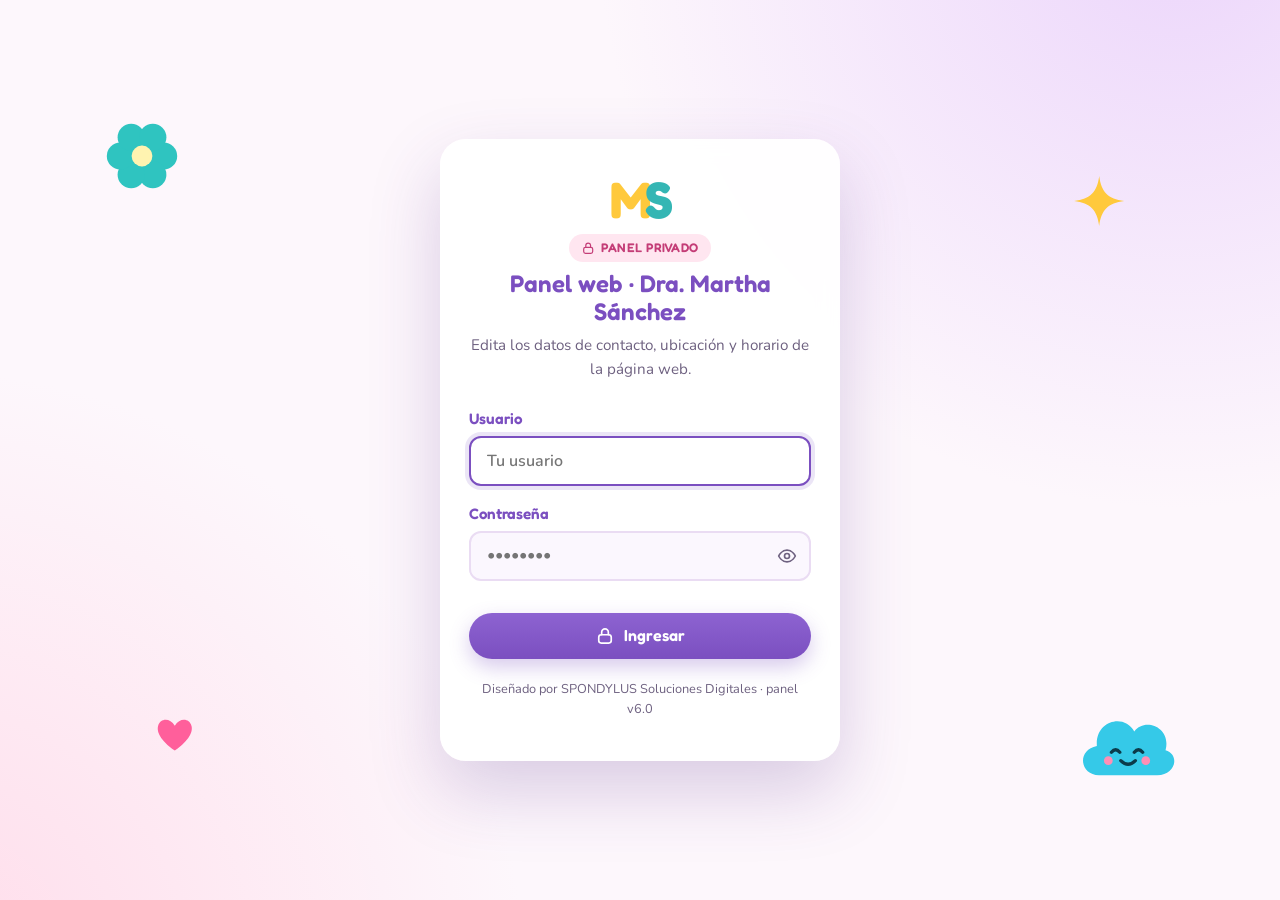
<file: 404 - copia.html>
<!DOCTYPE html>
<html lang="es">
<head>
  <meta charset="utf-8">
  <meta name="viewport" content="width=device-width, initial-scale=1, viewport-fit=cover">
  <meta name="robots" content="noindex, nofollow">
  <meta name="theme-color" content="#7b4fc0">
  <meta name="apple-mobile-web-app-capable" content="yes">
  <meta name="mobile-web-app-capable" content="yes">
  <meta name="apple-mobile-web-app-title" content="Panel Dra. Martha">
  <link rel="apple-touch-icon" href="https://msaenzy.github.io/dra-martha-sanchez/assets/icons/apple-touch-icon.png">
  <link rel="icon" href="https://msaenzy.github.io/dra-martha-sanchez/assets/icons/favicon-32.png" type="image/png" sizes="32x32">
  <title>Panel web · Dra. Martha Sánchez</title>
  <link rel="icon" href="https://msaenzy.github.io/dra-martha-sanchez/assets/icons/favicon.svg" type="image/svg+xml">
  <link rel="preconnect" href="https://fonts.googleapis.com">
  <link rel="preconnect" href="https://fonts.gstatic.com" crossorigin>
  <link href="https://fonts.googleapis.com/css2?family=Fredoka:wght@400;500;600;700&family=Nunito:wght@400;600;700;800&display=swap" rel="stylesheet">
  <style>
    /* ==========================================================================
       Paleta (la misma de la web de la Dra. Martha Sánchez)
       ========================================================================== */
    :root {
      --color-primary: #7b4fc0;
      --color-primary-dark: #5f3aa3;
      --color-primary-light: #f3e8fb;
      --color-accent: #ff6fa6;
      --color-accent-light: #ffe6f0;
      --color-teal: #34b6b4;
      --color-yellow: #ffc93c;
      --color-success: #2c9d55;
      --color-success-light: #e6f6ec;
      --color-danger: #d9476d;
      --color-danger-light: #fde8ee;
      --color-warning: #e39a1b;
      --color-warning-light: #fff4dc;
      --color-bg: #fdf7fc;
      --color-surface: #ffffff;
      --color-border: #eadcf3;
      --color-text-primary: #3d2d52;
      --color-text-secondary: #6e6180;

      --font-display: "Fredoka", "Nunito", system-ui, sans-serif;
      --font-body: "Nunito", system-ui, sans-serif;
      --radius-sm: .75rem;
      --radius-md: 1.1rem;
      --radius-lg: 1.6rem;
      --radius-pill: 999px;
      --shadow-sm: 0 2px 6px rgb(110 70 160 / .07), 0 8px 20px rgb(110 70 160 / .07);
      --shadow-md: 0 14px 34px rgb(110 70 160 / .16);
      --shadow-lg: 0 30px 70px rgb(90 50 140 / .22);
      --ease: cubic-bezier(.22, 1, .36, 1);
      --ease-pop: cubic-bezier(.34, 1.56, .64, 1);
    }

    *, *::before, *::after { box-sizing: border-box; }
    html, body { margin: 0; min-height: 100%; }
    body {
      font-family: var(--font-body); color: var(--color-text-primary); font-size: 16px; line-height: 1.55;
      background: var(--color-bg);
      background-image: radial-gradient(circle at 92% -8%, #ecd6fb 0, transparent 38%), radial-gradient(circle at -6% 108%, #ffdcea 0, transparent 36%);
      background-attachment: fixed; -webkit-font-smoothing: antialiased;
    }
    h1, h2, h3, h4 { font-family: var(--font-display); font-weight: 600; line-height: 1.15; margin: 0; color: var(--color-primary); }
    button, input, select { font: inherit; color: inherit; }
    a { color: var(--color-primary); }
    .hidden { display: none !important; }
    .sr-only { position: absolute; width: 1px; height: 1px; overflow: hidden; clip: rect(0 0 0 0); white-space: nowrap; }
    svg.i { width: 1.25rem; height: 1.25rem; flex: none; fill: none; stroke: currentColor; stroke-width: 2; stroke-linecap: round; stroke-linejoin: round; }

    /* ---------- Marca ---------- */
    .mark { font-family: var(--font-display); font-weight: 700; letter-spacing: -.07em; line-height: 1; color: var(--color-yellow); }
    .mark span { color: var(--color-teal); margin-left: -.04em; }

    /* ---------- Botones ---------- */
    .btn {
      display: inline-flex; align-items: center; justify-content: center; gap: .55rem; min-height: 2.9rem; padding: .6rem 1.4rem;
      border: 0; border-radius: var(--radius-pill); cursor: pointer; font-family: var(--font-display); font-weight: 600; font-size: 1rem;
      text-decoration: none; transition: transform .3s var(--ease-pop), box-shadow .3s, background .25s, color .25s, opacity .2s;
    }
    .btn:disabled { opacity: .55; cursor: not-allowed; transform: none !important; }
    .btn:focus-visible, .field input:focus-visible, .tab:focus-visible, .icon-btn:focus-visible { outline: 3px solid var(--color-accent); outline-offset: 2px; }
    .btn--primary { background: linear-gradient(180deg, #8d63d1, var(--color-primary)); color: #fff; box-shadow: 0 8px 20px rgb(123 79 192 / .3); }
    .btn--primary:hover:not(:disabled) { transform: translateY(-2px); box-shadow: 0 12px 26px rgb(123 79 192 / .36); }
    .btn--soft { background: var(--color-primary-light); color: var(--color-primary-dark); }
    .btn--soft:hover:not(:disabled) { background: #e9d9f8; }
    .btn--ghost { background: transparent; color: var(--color-text-secondary); }
    .btn--ghost:hover:not(:disabled) { background: var(--color-primary-light); color: var(--color-primary); }
    .btn--sm { min-height: 2.4rem; padding: .35rem 1rem; font-size: .92rem; }
    .btn--block { width: 100%; }
    .btn .spin { width: 1.1rem; height: 1.1rem; border-radius: 50%; border: 2.5px solid rgb(255 255 255 / .45); border-top-color: #fff; animation: rot .7s linear infinite; }
    .btn--soft .spin { border-color: rgb(123 79 192 / .25); border-top-color: var(--color-primary); }
    @keyframes rot { to { transform: rotate(360deg); } }
    .icon-btn { display: grid; place-items: center; width: 2.4rem; height: 2.4rem; border-radius: 50%; border: 0; background: transparent; color: var(--color-text-secondary); cursor: pointer; transition: background .2s, color .2s; }
    .icon-btn:hover { background: var(--color-primary-light); color: var(--color-primary); }

    /* ---------- Loader de pantalla completa ---------- */
    .loader { position: fixed; inset: 0; z-index: 100; display: grid; place-items: center; background: rgb(253 247 252 / .82); backdrop-filter: blur(6px); transition: opacity .35s; }
    .loader.is-out { opacity: 0; pointer-events: none; }
    .loader__box { display: grid; justify-items: center; gap: 1rem; text-align: center; }
    .loader__heart { position: relative; width: 4.6rem; height: 4.6rem; display: grid; place-items: center; border-radius: 50%; background: #fff; box-shadow: var(--shadow-md); }
    .loader__heart::before { content: ""; position: absolute; inset: -6px; border-radius: 50%; border: 3px solid transparent; border-top-color: var(--color-primary); border-right-color: var(--color-accent); animation: rot 1s linear infinite; }
    .loader__heart svg { width: 2.2rem; height: 2.2rem; animation: beat 1s var(--ease) infinite; }
    @keyframes beat { 0%, 100% { transform: scale(1); } 30% { transform: scale(1.18); } 60% { transform: scale(.96); } }
    .loader__txt { font-family: var(--font-display); font-weight: 500; color: var(--color-primary); }

    /* ---------- Toasts ---------- */
    .toasts { position: fixed; z-index: 120; top: 4.6rem; right: 1rem; left: 1rem; display: grid; gap: .6rem; justify-items: end; pointer-events: none; }
    .toast { pointer-events: auto; display: flex; align-items: flex-start; gap: .7rem; width: min(100%, 24rem); padding: .85rem 1rem; border-radius: var(--radius-md); background: #fff; box-shadow: var(--shadow-md); border-left: 5px solid var(--color-primary); animation: toast-in .45s var(--ease-pop); }
    .toast.is-out { animation: toast-out .3s var(--ease) forwards; }
    .toast--ok { border-color: var(--color-success); } .toast--ok .toast__ico { background: var(--color-success-light); color: var(--color-success); }
    .toast--error { border-color: var(--color-danger); } .toast--error .toast__ico { background: var(--color-danger-light); color: var(--color-danger); }
    .toast--warn { border-color: var(--color-warning); } .toast--warn .toast__ico { background: var(--color-warning-light); color: var(--color-warning); }
    .toast__ico { display: grid; place-items: center; width: 2rem; height: 2rem; flex: none; border-radius: 50%; background: var(--color-primary-light); color: var(--color-primary); }
    .toast__ico svg { width: 1.1rem; height: 1.1rem; }
    .toast strong { display: block; font-family: var(--font-display); font-weight: 600; }
    .toast p { margin: 0; font-size: .92rem; color: var(--color-text-secondary); }
    @keyframes toast-in { from { opacity: 0; transform: translateY(-10px) scale(.96); } }
    @keyframes toast-out { to { opacity: 0; transform: translateX(20px); } }

    /* ---------- Login ---------- */
    .login { min-height: 100vh; display: grid; place-items: center; padding: 1.5rem 1rem; position: relative; overflow: hidden; }
    .login__card { position: relative; z-index: 1; width: min(100%, 25rem); padding: 2.2rem 1.8rem 1.8rem; background: rgb(255 255 255 / .92); backdrop-filter: blur(10px); border-radius: var(--radius-lg); box-shadow: var(--shadow-lg); animation: rise .7s var(--ease); }
    @keyframes rise { from { opacity: 0; transform: translateY(18px) scale(.98); } }
    .login__brand { display: grid; justify-items: center; gap: .55rem; text-align: center; margin-bottom: 1.6rem; }
    .login__brand .mark { font-size: 3.2rem; }
    .login__brand h1 { font-size: 1.5rem; }
    .login__brand p { margin: 0; color: var(--color-text-secondary); font-size: .95rem; }
    .chip { display: inline-flex; align-items: center; gap: .35rem; padding: .25rem .75rem; border-radius: var(--radius-pill); background: var(--color-accent-light); color: #c43d77; font-family: var(--font-display); font-weight: 600; font-size: .78rem; letter-spacing: .04em; text-transform: uppercase; }
    .login form { display: grid; gap: 1rem; }
    .login__foot { margin-top: 1.3rem; text-align: center; font-size: .8rem; color: var(--color-text-secondary); }
    .sticker { position: absolute; z-index: 0; animation: bob 6s ease-in-out infinite; }
    @keyframes bob { 50% { transform: translateY(-12px) rotate(4deg); } }

    /* ---------- Campos ---------- */
    .field { display: grid; gap: .35rem; }
    .field label { font-family: var(--font-display); font-weight: 600; font-size: .95rem; color: var(--color-primary); display: flex; align-items: center; gap: .4rem; }
    .field label .req { color: var(--color-accent); }
    .field .wrap { position: relative; display: flex; align-items: center; }
    .field input, .field select {
      width: 100%; min-height: 3rem; padding: .65rem 1rem; border-radius: var(--radius-sm); border: 2px solid var(--color-border);
      background: #fbf7fe; font-weight: 600; transition: border-color .2s, box-shadow .2s, background .2s;
    }
    .field input:focus, .field select:focus { outline: none; border-color: var(--color-primary); background: #fff; box-shadow: 0 0 0 4px rgb(123 79 192 / .15); }
    .field .wrap .icon-btn { position: absolute; right: .3rem; }
    .field .wrap input.has-btn { padding-right: 3rem; }
    .field .help { font-size: .84rem; color: var(--color-text-secondary); margin: 0; }
    .field .err { font-size: .84rem; font-weight: 700; color: var(--color-danger); margin: 0; display: none; }
    .field.is-invalid input { border-color: var(--color-danger); background: var(--color-danger-light); }
    .field.is-invalid .err { display: block; }
    .field.is-dirty input { border-color: var(--color-yellow); background: #fffbef; }
    .field .dirty-dot { display: none; width: .55rem; height: .55rem; border-radius: 50%; background: var(--color-yellow); }
    .field.is-dirty .dirty-dot { display: inline-block; }
    .field.is-invalid input, .field.is-invalid.is-dirty input { border-color: var(--color-danger); background: var(--color-danger-light); }
    .field.is-invalid .help { display: none; }
    .field .reset { margin-left: auto; font-size: .8rem; font-weight: 700; color: var(--color-text-secondary); background: none; border: 0; cursor: pointer; padding: .1rem .3rem; border-radius: .4rem; }
    .field .reset:hover { color: var(--color-primary); background: var(--color-primary-light); }

    /* ---------- App ---------- */
    .topbar { position: sticky; top: 0; z-index: 30; display: flex; align-items: center; gap: .8rem; padding: .7rem clamp(1rem, 3vw, 2rem); background: rgb(255 255 255 / .86); backdrop-filter: blur(12px); border-bottom: 1px solid var(--color-border); }
    .topbar .mark { font-size: 2rem; }
    .topbar__title { display: grid; line-height: 1.2; min-width: 0; }
    .topbar__title strong { font-family: var(--font-display); font-weight: 600; color: var(--color-primary); white-space: nowrap; overflow: hidden; text-overflow: ellipsis; }
    .topbar__title small { color: var(--color-text-secondary); font-size: .8rem; }
    .topbar__right { margin-left: auto; display: flex; align-items: center; gap: .4rem; }
    .user-pill { display: flex; align-items: center; gap: .5rem; padding: .25rem .8rem .25rem .25rem; border-radius: var(--radius-pill); background: var(--color-primary-light); border: 0; cursor: pointer; font-weight: 700; color: var(--color-primary-dark); }
    .user-pill .av { display: grid; place-items: center; width: 2rem; height: 2rem; border-radius: 50%; background: linear-gradient(135deg, var(--color-accent), var(--color-primary)); color: #fff; font-family: var(--font-display); font-weight: 600; font-size: .9rem; }
    .menu { position: absolute; right: clamp(1rem, 3vw, 2rem); top: calc(100% + .4rem); min-width: 13rem; padding: .4rem; background: #fff; border-radius: var(--radius-md); box-shadow: var(--shadow-md); border: 1px solid var(--color-border); display: grid; animation: rise .25s var(--ease); }
    .menu button { display: flex; align-items: center; gap: .6rem; padding: .65rem .8rem; border: 0; background: none; border-radius: .7rem; cursor: pointer; text-align: left; font-weight: 700; color: var(--color-text-primary); }
    .menu button:hover { background: var(--color-primary-light); color: var(--color-primary); }

    .main { width: min(100% - 2rem, 76rem); margin: 0 auto; padding: 1.6rem 0 7rem; }
    .hello { display: flex; flex-wrap: wrap; align-items: flex-end; justify-content: space-between; gap: 1rem; margin-bottom: 1.3rem; }
    .hello h2 { font-size: clamp(1.6rem, 1.2rem + 1.6vw, 2.2rem); }
    .hello p { margin: .3rem 0 0; color: var(--color-text-secondary); }
    .tabs { display: flex; gap: .4rem; padding: .35rem; background: #fff; border-radius: var(--radius-pill); box-shadow: var(--shadow-sm); width: fit-content; max-width: 100%; overflow-x: auto; margin-bottom: 1.4rem; }
    .tab { display: inline-flex; align-items: center; gap: .45rem; padding: .55rem 1.1rem; border: 0; border-radius: var(--radius-pill); background: none; cursor: pointer; font-family: var(--font-display); font-weight: 600; color: var(--color-text-secondary); white-space: nowrap; transition: background .25s, color .25s; }
    .tab[aria-selected="true"] { background: var(--color-primary); color: #fff; box-shadow: 0 6px 14px rgb(123 79 192 / .28); }
    .tab:not([aria-selected="true"]):hover { background: var(--color-primary-light); color: var(--color-primary); }
    .view { animation: fade .45s var(--ease); }
    @keyframes fade { from { opacity: 0; transform: translateY(8px); } }

    .layout { display: grid; gap: 1.3rem; }
    @media (min-width: 64em) { .layout { grid-template-columns: 1fr 22rem; align-items: start; } .preview { position: sticky; top: 5.5rem; } }
    .groups { display: grid; gap: 1.3rem; }
    .card { background: var(--color-surface); border-radius: var(--radius-lg); box-shadow: var(--shadow-sm); padding: clamp(1.1rem, 2.5vw, 1.6rem); }
    .card__head { display: flex; align-items: center; gap: .75rem; margin-bottom: 1.1rem; }
    .card__ico { display: grid; place-items: center; width: 2.6rem; height: 2.6rem; border-radius: .9rem; color: #fff; flex: none; }
    .card__head h3 { font-size: 1.2rem; }
    .card__head p { margin: 0; font-size: .85rem; color: var(--color-text-secondary); }
    .fields { display: grid; gap: 1rem 1.2rem; }
    @media (min-width: 40em) { .fields { grid-template-columns: 1fr 1fr; } }

    /* ---------- Vista previa ---------- */
    .preview { display: grid; gap: 1.1rem; }
    .pv { border-radius: var(--radius-lg); overflow: hidden; background: linear-gradient(135deg, #9a70d1, #7d55c2); color: #fff; box-shadow: var(--shadow-md); position: relative; isolation: isolate; }
    .pv::before { content: ""; position: absolute; z-index: -1; width: 14rem; height: 14rem; right: -5rem; top: -6rem; border-radius: 50%; background: rgb(255 255 255 / .1); }
    .pv__top { padding: 1.3rem 1.3rem .4rem; }
    .pv__top small { font-family: var(--font-display); font-weight: 600; letter-spacing: .08em; text-transform: uppercase; font-size: .72rem; opacity: .85; }
    .pv__top h3 { color: #fff; font-size: 1.25rem; margin-top: .2rem; }
    .pv__list { list-style: none; margin: 0; padding: .6rem 1.3rem 1.3rem; display: grid; gap: .55rem; }
    .pv__list li { display: flex; gap: .65rem; align-items: flex-start; background: rgb(255 255 255 / .14); padding: .6rem .75rem; border-radius: .9rem; font-size: .92rem; font-weight: 600; line-height: 1.35; word-break: break-word; }
    .pv__list svg { margin-top: .1rem; opacity: .9; }
    .tests { display: grid; gap: .5rem; }
    .test { display: flex; align-items: center; gap: .7rem; padding: .7rem .85rem; border-radius: var(--radius-md); background: #fff; box-shadow: var(--shadow-sm); text-decoration: none; color: var(--color-text-primary); font-weight: 700; font-size: .93rem; transition: transform .3s var(--ease-pop), box-shadow .3s; }
    .test:hover { transform: translateY(-2px); box-shadow: var(--shadow-md); }
    .test .ti { display: grid; place-items: center; width: 2.2rem; height: 2.2rem; border-radius: .8rem; color: #fff; flex: none; }
    .test small { display: block; font-weight: 600; color: var(--color-text-secondary); font-size: .78rem; }
    .test .arrow { margin-left: auto; color: var(--color-text-secondary); }
    .status { display: flex; gap: .6rem; align-items: center; font-size: .85rem; color: var(--color-text-secondary); padding: .8rem 1rem; background: #fff; border-radius: var(--radius-md); box-shadow: var(--shadow-sm); }
    .status .dot { width: .6rem; height: .6rem; border-radius: 50%; background: var(--color-success); box-shadow: 0 0 0 4px var(--color-success-light); flex: none; }

    /* ---------- Barra de guardado ---------- */
    .savebar { position: fixed; z-index: 40; left: 50%; bottom: 1.1rem; translate: -50% 0; width: min(100% - 2rem, 40rem); display: flex; align-items: center; gap: .8rem; padding: .6rem .6rem .6rem 1.2rem; border-radius: var(--radius-pill); background: var(--color-text-primary); color: #fff; box-shadow: var(--shadow-lg); transition: transform .45s var(--ease-pop), opacity .3s; }
    .savebar.is-hidden { transform: translateY(160%); opacity: 0; pointer-events: none; }
    .savebar p { margin: 0; font-weight: 700; font-size: .95rem; }
    .savebar .actions { margin-left: auto; display: flex; gap: .4rem; }
    .savebar .btn--ghost { color: #e8def5; } .savebar .btn--ghost:hover { background: rgb(255 255 255 / .12); color: #fff; }
    .savebar .count { display: inline-grid; place-items: center; min-width: 1.6rem; height: 1.6rem; padding: 0 .4rem; margin-right: .3rem; border-radius: var(--radius-pill); background: var(--color-yellow); color: var(--color-text-primary); font-family: var(--font-display); }

    /* ---------- Tablas (actividad / usuarios) ---------- */
    .table-wrap { overflow-x: auto; }
    table { width: 100%; border-collapse: collapse; font-size: .92rem; }
    th { text-align: left; font-family: var(--font-display); font-weight: 600; color: var(--color-primary); padding: .7rem .8rem; border-bottom: 2px solid var(--color-border); white-space: nowrap; }
    td { padding: .7rem .8rem; border-bottom: 1px dashed var(--color-border); vertical-align: top; }
    tr:hover td { background: #fcf8ff; }
    .tag { display: inline-block; padding: .15rem .6rem; border-radius: var(--radius-pill); font-size: .78rem; font-weight: 800; background: var(--color-primary-light); color: var(--color-primary-dark); white-space: nowrap; }
    .tag--ok { background: var(--color-success-light); color: var(--color-success); }
    .tag--off { background: var(--color-danger-light); color: var(--color-danger); }
    .tag--accent { background: var(--color-accent-light); color: #c43d77; }
    .diff { display: grid; gap: .15rem; }
    .diff del { color: var(--color-danger); text-decoration-thickness: 2px; opacity: .8; }
    .diff ins { color: var(--color-success); text-decoration: none; font-weight: 700; }
    .empty { text-align: center; padding: 2.5rem 1rem; color: var(--color-text-secondary); }
    .row-actions { display: flex; gap: .3rem; flex-wrap: wrap; }

    /* ---------- Modal ---------- */
    .modal { position: fixed; inset: 0; z-index: 90; display: grid; place-items: center; padding: 1rem; background: rgb(61 45 82 / .45); backdrop-filter: blur(4px); animation: fade .3s var(--ease); }
    .modal__box { width: min(100%, 26rem); background: #fff; border-radius: var(--radius-lg); box-shadow: var(--shadow-lg); padding: 1.6rem; display: grid; gap: 1rem; animation: rise .4s var(--ease-pop); }
    .modal__box h3 { font-size: 1.35rem; }
    .modal__box p { margin: 0; color: var(--color-text-secondary); font-size: .93rem; }
    .modal__actions { display: flex; justify-content: flex-end; gap: .5rem; flex-wrap: wrap; }
    .strength { height: .4rem; border-radius: var(--radius-pill); background: var(--color-border); overflow: hidden; }
    .strength i { display: block; height: 100%; width: 0; background: var(--color-danger); transition: width .3s, background .3s; }

    @media (max-width: 40em) {
      .topbar__title small, .user-pill .name, .btn-web .txt { display: none; }
      .savebar { border-radius: var(--radius-lg); flex-wrap: wrap; padding: .8rem; }
      .savebar .actions { width: 100%; } .savebar .actions .btn { flex: 1; }
    }
    /* ---------- Celular ---------- */
    .topbar { padding-top: max(.7rem, env(safe-area-inset-top)); }
    .savebar { bottom: calc(1.1rem + env(safe-area-inset-bottom)); }
    .field input, .field select { font-size: 16px; } /* 16px evita que iPhone haga zoom al escribir */
    @media (max-width: 40em) {
      .toasts { top: calc(4.3rem + env(safe-area-inset-top)); left: .75rem; right: .75rem; justify-items: stretch; }
      .toast { width: 100%; padding: .6rem .8rem; box-shadow: 0 8px 22px rgb(90 50 140 / .22); }
      .toast p { font-size: .85rem; }
      .savebar p { font-size: .9rem; }
      .savebar .btn { white-space: nowrap; }
      .main { width: min(100% - 1.5rem, 76rem); padding-top: 1.1rem; }
      .tabs { width: 100%; }
      .tab { flex: 1; justify-content: center; padding: .55rem .8rem; }
      .hello { margin-bottom: 1rem; }
      .card { border-radius: var(--radius-md); }
      .login__card { padding: 1.8rem 1.25rem 1.4rem; }
      .modal { align-items: end; padding: 0; }
      .modal__box { width: 100%; border-radius: var(--radius-lg) var(--radius-lg) 0 0; padding-bottom: calc(1.6rem + env(safe-area-inset-bottom)); max-height: 92vh; overflow: auto; }
      table { font-size: .85rem; }
    }
    @media (prefers-reduced-motion: reduce) { *, *::before, *::after { animation: none !important; transition: none !important; } }
  </style>
</head>
<body>

  <!-- Iconos -->
  <svg width="0" height="0" style="position:absolute" aria-hidden="true">
    <defs>
      <symbol id="i-chat" viewBox="0 0 24 24"><path d="M4 20l1.3-4A8 8 0 1 1 8 18.7L4 20z"/><path d="M9 9.5c.4 2 2.5 4.1 4.5 4.5l1.3-1.3-1.8-1-.9.7a3.5 3.5 0 0 1-1.6-1.6l.7-.9-1-1.8L9 9.5z"/></symbol>
      <symbol id="i-pin" viewBox="0 0 24 24"><path d="M12 21s7-6 7-11.5a7 7 0 0 0-14 0C5 15 12 21 12 21z"/><circle cx="12" cy="9.5" r="2.5"/></symbol>
      <symbol id="i-clock" viewBox="0 0 24 24"><circle cx="12" cy="12" r="9"/><path d="M12 7v5l3 2"/></symbol>
      <symbol id="i-phone" viewBox="0 0 24 24"><path d="M5 4h4l2 5-2.5 1.5a11 11 0 0 0 5 5L15 13l5 2v4a2 2 0 0 1-2 2A16 16 0 0 1 3 6a2 2 0 0 1 2-2z"/></symbol>
      <symbol id="i-ig" viewBox="0 0 24 24"><rect x="3.5" y="3.5" width="17" height="17" rx="5"/><circle cx="12" cy="12" r="4"/><path d="M17.2 6.8v.01"/></symbol>
      <symbol id="i-globe" viewBox="0 0 24 24"><circle cx="12" cy="12" r="9"/><path d="M3 12h18M12 3a14 14 0 0 1 0 18M12 3a14 14 0 0 0 0 18"/></symbol>
      <symbol id="i-arrow" viewBox="0 0 24 24"><path d="M7 17L17 7M9 7h8v8"/></symbol>
      <symbol id="i-eye" viewBox="0 0 24 24"><path d="M2 12s3.5-7 10-7 10 7 10 7-3.5 7-10 7S2 12 2 12z"/><circle cx="12" cy="12" r="3"/></symbol>
      <symbol id="i-eye-off" viewBox="0 0 24 24"><path d="M3 3l18 18M10.6 5.1A10 10 0 0 1 12 5c6.5 0 10 7 10 7a17 17 0 0 1-3.2 4.1M6.6 6.6A17 17 0 0 0 2 12s3.5 7 10 7a9.6 9.6 0 0 0 5.4-1.6M9.9 9.9a3 3 0 0 0 4.2 4.2"/></symbol>
      <symbol id="i-lock" viewBox="0 0 24 24"><rect x="4.5" y="10.5" width="15" height="10" rx="3"/><path d="M8 10.5V7.5a4 4 0 0 1 8 0v3"/></symbol>
      <symbol id="i-user" viewBox="0 0 24 24"><circle cx="12" cy="8" r="4"/><path d="M4 21a8 8 0 0 1 16 0"/></symbol>
      <symbol id="i-users" viewBox="0 0 24 24"><circle cx="9" cy="8" r="3.5"/><path d="M2.5 20a6.5 6.5 0 0 1 13 0M16 4.5a3.5 3.5 0 0 1 0 7M18 14a6 6 0 0 1 3.5 6"/></symbol>
      <symbol id="i-edit" viewBox="0 0 24 24"><path d="M4 20h4L19 9l-4-4L4 16v4z"/><path d="M13.5 6.5l4 4"/></symbol>
      <symbol id="i-history" viewBox="0 0 24 24"><path d="M3 12a9 9 0 1 0 3-6.7L3 8"/><path d="M3 3v5h5M12 7v5l3 2"/></symbol>
      <symbol id="i-logout" viewBox="0 0 24 24"><path d="M15 4h3a2 2 0 0 1 2 2v12a2 2 0 0 1-2 2h-3M10 17l5-5-5-5M15 12H4"/></symbol>
      <symbol id="i-key" viewBox="0 0 24 24"><circle cx="8" cy="15" r="4"/><path d="M11 12l9-9M17 6l3 3M14 9l2 2"/></symbol>
      <symbol id="i-check" viewBox="0 0 24 24"><path d="M5 12.5l4.5 4.5L19 7.5"/></symbol>
      <symbol id="i-x" viewBox="0 0 24 24"><path d="M6 6l12 12M18 6L6 18"/></symbol>
      <symbol id="i-alert" viewBox="0 0 24 24"><path d="M12 3l9.5 17h-19L12 3z"/><path d="M12 10v4M12 17v.01"/></symbol>
      <symbol id="i-plus" viewBox="0 0 24 24"><path d="M12 5v14M5 12h14"/></symbol>
      <symbol id="i-refresh" viewBox="0 0 24 24"><path d="M20 11a8 8 0 0 0-14.6-4.5L3 9M4 13a8 8 0 0 0 14.6 4.5L21 15"/><path d="M3 4v5h5M21 20v-5h-5"/></symbol>
      <symbol id="i-heart" viewBox="0 0 100 100"><path d="M50 88C14 62 6 42 10 28 15 10 38 8 50 28 62 8 85 10 90 28 94 42 86 62 50 88Z" fill="#ff5f9b" stroke="none"/></symbol>
      <symbol id="st-star" viewBox="0 0 100 100"><path d="M50 4C54 34 66 46 96 50 66 54 54 66 50 96 46 66 34 54 4 50 34 46 46 34 50 4Z" fill="#ffc93c"/></symbol>
      <symbol id="st-flower" viewBox="0 0 100 100"><g fill="#2fc4c0"><circle cx="77" cy="50" r="17"/><circle cx="63.5" cy="73.4" r="17"/><circle cx="36.5" cy="73.4" r="17"/><circle cx="23" cy="50" r="17"/><circle cx="36.5" cy="26.6" r="17"/><circle cx="63.5" cy="26.6" r="17"/></g><circle cx="50" cy="50" r="13" fill="#fff3b0"/></symbol>
      <symbol id="st-cloud" viewBox="0 0 100 100"><path d="M24 80C6 80 2 56 22 52 20 28 48 20 58 38 68 24 94 34 88 56 102 60 98 80 80 80Z" fill="#35c9e8"/><g fill="none" stroke="#0b3b4a" stroke-width="3.2" stroke-linecap="round"><path d="M36 58q4-5 8 0M58 58q4-5 8 0M45 66q7 7 14 0"/></g><circle cx="33" cy="66" r="4.2" fill="#ff8fb5"/><circle cx="69" cy="66" r="4.2" fill="#ff8fb5"/></symbol>
    </defs>
  </svg>

  <!-- Loader -->
  <div class="loader" id="loader" role="status" aria-live="polite">
    <div class="loader__box">
      <div class="loader__heart"><svg viewBox="0 0 100 100" aria-hidden="true"><use href="#i-heart"/></svg></div>
      <div class="loader__txt" id="loaderTxt">Cargando…</div>
    </div>
  </div>

  <div class="toasts" id="toasts" aria-live="polite"></div>

  <!-- ================= LOGIN ================= -->
  <section class="login hidden" id="vLogin" aria-labelledby="loginTitle">
    <svg class="sticker" style="width:5rem;top:9%;left:8%" aria-hidden="true"><use href="#st-flower"/></svg>
    <svg class="sticker" style="width:3.4rem;top:14%;right:12%;animation-delay:-2s" aria-hidden="true"><use href="#st-star"/></svg>
    <svg class="sticker" style="width:6.5rem;bottom:9%;right:8%;animation-delay:-3s" aria-hidden="true"><use href="#st-cloud"/></svg>
    <svg class="sticker" style="width:2.6rem;bottom:16%;left:12%;animation-delay:-1s" viewBox="0 0 100 100" aria-hidden="true"><use href="#i-heart"/></svg>

    <div class="login__card">
      <div class="login__brand">
        <div class="mark">M<span>S</span></div>
        <span class="chip"><svg class="i" style="width:.9rem;height:.9rem"><use href="#i-lock"/></svg>Panel privado</span>
        <h1 id="loginTitle">Panel web · Dra. Martha Sánchez</h1>
        <p>Edita los datos de contacto, ubicación y horario de la página web.</p>
      </div>
      <form id="fLogin" novalidate>
        <div class="field">
          <label for="lUser">Usuario</label>
          <input id="lUser" autocomplete="username" autocapitalize="none" spellcheck="false" required placeholder="Tu usuario">
        </div>
        <div class="field">
          <label for="lPass">Contraseña</label>
          <div class="wrap">
            <input id="lPass" type="password" class="has-btn" autocomplete="current-password" required placeholder="••••••••">
            <button type="button" class="icon-btn" data-toggle-pass="lPass" aria-label="Mostrar contraseña"><svg class="i"><use href="#i-eye"/></svg></button>
          </div>
        </div>
        <p class="err" id="lErr" role="alert" style="margin:0;color:var(--color-danger);font-weight:700;font-size:.9rem"></p>
        <button class="btn btn--primary btn--block" type="submit" id="bLogin"><svg class="i"><use href="#i-lock"/></svg>Ingresar</button>
      </form>
      <p class="login__foot">Diseñado por SPONDYLUS Soluciones Digitales · panel v6.0</p>
    </div>
  </section>

  <!-- ================= APP ================= -->
  <div id="vApp" class="hidden">
    <header class="topbar">
      <div class="mark" aria-hidden="true">M<span>S</span></div>
      <div class="topbar__title">
        <strong>Panel web · Dra. Martha Sánchez</strong>
        <small id="lastUpdate">Información de la página web</small>
      </div>
      <div class="topbar__right">
        <a class="btn btn--soft btn--sm btn-web" id="lnkWeb" href="#" target="_blank" rel="noopener"><svg class="i"><use href="#i-globe"/></svg><span class="txt">Ver web</span></a>
        <button class="user-pill" id="bUser" aria-haspopup="menu" aria-expanded="false"><span class="av" id="uAv">A</span><span class="name" id="uName">Usuario</span></button>
      </div>
      <div class="menu hidden" id="uMenu" role="menu">
        <button role="menuitem" data-action="pass"><svg class="i"><use href="#i-key"/></svg>Cambiar contraseña</button>
        <button role="menuitem" data-action="logout"><svg class="i"><use href="#i-logout"/></svg>Cerrar sesión</button>
      </div>
    </header>

    <main class="main">
      <div class="hello">
        <div>
          <h2 id="helloTitle">¡Hola!</h2>
          <p>Lo que guardes aquí se actualiza en la web en unos minutos.</p>
        </div>
        <button class="btn btn--ghost btn--sm" id="bReload"><svg class="i"><use href="#i-refresh"/></svg>Actualizar datos</button>
      </div>

      <nav class="tabs" role="tablist" aria-label="Secciones del panel">
        <button class="tab" role="tab" aria-selected="true" data-tab="info"><svg class="i"><use href="#i-edit"/></svg>Información web</button>
        <button class="tab" role="tab" aria-selected="false" data-tab="log"><svg class="i"><use href="#i-history"/></svg>Actividad</button>
        <button class="tab hidden" role="tab" aria-selected="false" data-tab="users" id="tabUsers"><svg class="i"><use href="#i-users"/></svg>Usuarios</button>
      </nav>

      <!-- Información web -->
      <section class="view" id="tInfo">
        <div class="layout">
          <div class="groups" id="groups"></div>
          <aside class="preview" aria-label="Vista previa">
            <div class="pv">
              <div class="pv__top"><small>Así se ve en la web</small><h3>Atención y contacto</h3></div>
              <ul class="pv__list" id="pvList"></ul>
            </div>
            <div class="tests" id="tests"></div>
            <div class="status" id="apiStatus"><span class="dot"></span><span>La web lee estos datos automáticamente. <a id="lnkApi" href="#" target="_blank" rel="noopener">Ver lo que recibe la web</a></span></div>
          </aside>
        </div>
      </section>

      <!-- Actividad -->
      <section class="view hidden" id="tLog">
        <div class="card">
          <div class="card__head">
            <span class="card__ico" style="background:var(--color-teal)"><svg class="i"><use href="#i-history"/></svg></span>
            <div><h3>Historial de cambios</h3><p>Los últimos 50 movimientos del panel.</p></div>
          </div>
          <div class="table-wrap" id="logTable"></div>
        </div>
      </section>

      <!-- Usuarios -->
      <section class="view hidden" id="tUsers">
        <div class="card">
          <div class="card__head">
            <span class="card__ico" style="background:var(--color-accent)"><svg class="i"><use href="#i-users"/></svg></span>
            <div><h3>Usuarios del panel</h3><p>Quién puede entrar a editar la web.</p></div>
            <button class="btn btn--primary btn--sm" id="bNewUser" style="margin-left:auto"><svg class="i"><use href="#i-plus"/></svg>Nuevo</button>
          </div>
          <div class="table-wrap" id="userTable"></div>
        </div>
      </section>
    </main>

    <div class="savebar is-hidden" id="saveBar" role="region" aria-label="Cambios sin guardar">
      <p><span class="count" id="dirtyCount">0</span><span id="dirtyTxt">cambios sin guardar</span></p>
      <div class="actions">
        <button class="btn btn--ghost btn--sm" id="bDiscard">Descartar</button>
        <button class="btn btn--primary btn--sm" id="bSave"><svg class="i"><use href="#i-check"/></svg>Guardar cambios</button>
      </div>
    </div>
  </div>

  <div id="modalRoot"></div>

  <script>
  (function () {
    'use strict';

    /* ======================================================================
       Estado
       ====================================================================== */
    const S = { token: null, user: null, campos: [], original: {}, sitio: '', apiUrl: '', tab: 'info' };
    const $ = (s, el) => (el || document).querySelector(s);
    const $$ = (s, el) => Array.from((el || document).querySelectorAll(s));
    const esc = v => String(v == null ? '' : v).replace(/[&<>"']/g, c => ({ '&': '&amp;', '<': '&lt;', '>': '&gt;', '"': '&quot;', "'": '&#39;' }[c]));
    const store = {
      get(k) { try { return sessionStorage.getItem(k); } catch (e) { return null; } },
      set(k, v) { try { sessionStorage.setItem(k, v); } catch (e) {} },
      del(k) { try { sessionStorage.removeItem(k); } catch (e) {} }
    };

    const GRUPOS = {
      'Contacto':  { ico: 'i-phone', color: 'var(--color-success)', txt: 'WhatsApp y teléfono para citas.' },
      'Ubicación': { ico: 'i-pin',   color: 'var(--color-accent)',  txt: 'Dónde atiende la doctora.' },
      'Horario':   { ico: 'i-clock', color: 'var(--color-primary)', txt: 'Días y horas de atención.' },
      'Redes':     { ico: 'i-ig',    color: 'var(--color-teal)',    txt: 'Instagram y otras redes.' }
    };

    /* ======================================================================
       Loader, toasts y llamadas al backend
       ====================================================================== */
    let loaderCount = 0;
    function loader(on, txt) {
      loaderCount = Math.max(0, loaderCount + (on ? 1 : -1));
      if (txt) $('#loaderTxt').textContent = txt;
      $('#loader').classList.toggle('is-out', loaderCount === 0);
    }

    function toast(tipo, titulo, texto) {
      const ico = { ok: 'i-check', error: 'i-alert', warn: 'i-alert', info: 'i-heart' }[tipo] || 'i-check';
      const el = document.createElement('div');
      el.className = 'toast toast--' + tipo;
      el.setAttribute('role', tipo === 'error' ? 'alert' : 'status');
      el.innerHTML = '<span class="toast__ico"><svg class="i"><use href="#' + ico + '"/></svg></span><div><strong>' + esc(titulo) + '</strong>' + (texto ? '<p>' + esc(texto) + '</p>' : '') + '</div>';
      $('#toasts').appendChild(el);
      setTimeout(() => { el.classList.add('is-out'); setTimeout(() => el.remove(), 320); }, tipo === 'error' ? 6500 : 2800);
      el.addEventListener('click', () => el.remove());
    }

    /** Llamadas al backend: cada acción devuelve una promesa con manejo de errores visible. */
    /* ----------------------------------------------------------------------
       Conexión con el Apps Script (funciona en celular: no abre script.google.com)
       Pega aquí la URL /exec vigente de tu implementación.
       ---------------------------------------------------------------------- */
    const API_URL = 'https://script.google.com/macros/s/AKfycbw1S53Uf_nC1JLTFKg8O-KO2euTqvGS8nZJe0e2pmDv1Iv3uLZel6FHoJ8azDL5yB0D/exec';
    const API_TIMEOUT = 30000;

    function api(fn) {
      const args = Array.prototype.slice.call(arguments, 1);
      const ctrl = 'AbortController' in window ? new AbortController() : null;
      const timer = setTimeout(() => ctrl && ctrl.abort(), API_TIMEOUT);
      // Sin cabeceras personalizadas (text/plain): el navegador no hace "preflight" y no hay error de CORS.
      return fetch(API_URL, { method: 'POST', body: JSON.stringify({ accion: fn, args: args }), redirect: 'follow', signal: ctrl ? ctrl.signal : undefined })
        .then(r => r.text())
        .then(t => {
          let res;
          try { res = JSON.parse(t); } catch (e) {
            console.error('[Panel] Respuesta no JSON:', t.slice(0, 300));
            throw { message: 'El servidor no respondió como se esperaba. Revisa que la implementación tenga acceso "Cualquier persona" y la Versión más reciente.' };
          }
          if (res && res.success) return res;
          if (res && res.codigo === 'SESION') { cerrarSesionLocal(); toast('warn', 'Sesión expirada', res.message); }
          throw res || { message: 'Respuesta vacía del servidor.' };
        }, err => {
          console.error('[Panel] Error de red:', err);
          throw { message: err && err.name === 'AbortError' ? 'El servidor tardó demasiado. Inténtalo de nuevo.' : 'No hay conexión con el servidor. Revisa tu internet e inténtalo de nuevo.' };
        })
        .finally(() => clearTimeout(timer));
    }

    function btnLoading(btn, on, txt) {
      if (on) { btn.dataset.html = btn.innerHTML; btn.disabled = true; btn.innerHTML = '<span class="spin"></span>' + esc(txt || 'Guardando…'); }
      else if (btn.dataset.html) { btn.disabled = false; btn.innerHTML = btn.dataset.html; }
    }

    /* ======================================================================
       Login / sesión
       ====================================================================== */
    function mostrar(vista) {
      $('#vLogin').classList.toggle('hidden', vista !== 'login');
      $('#vApp').classList.toggle('hidden', vista !== 'app');
      if (vista === 'login') setTimeout(() => $('#lUser').focus(), 50);
    }

    function cerrarSesionLocal() {
      S.token = null; S.user = null; store.del('ms_panel_token');
      $('#modalRoot').innerHTML = '';
      mostrar('login');
    }

    $('#fLogin').addEventListener('submit', e => {
      e.preventDefault();
      const u = $('#lUser').value.trim(), p = $('#lPass').value;
      $('#lErr').textContent = '';
      if (!u || !p) { $('#lErr').textContent = 'Escribe tu usuario y contraseña.'; return; }
      const b = $('#bLogin');
      btnLoading(b, true, 'Ingresando…');
      api('login', u, p)
        .then(res => {
          S.token = res.token; S.user = res.usuario; store.set('ms_panel_token', res.token);
          $('#lPass').value = '';
          if (res.debeCambiar) { modalContrasena(true); return; }
          cargarPanel(true);
        })
        .catch(err => { $('#lErr').textContent = err.message; $('#lPass').select(); })
        .finally(() => btnLoading(b, false));
    });

    document.addEventListener('click', e => {
      const t = e.target.closest('[data-toggle-pass]');
      if (!t) return;
      const inp = document.getElementById(t.dataset.togglePass);
      const ver = inp.type === 'password';
      inp.type = ver ? 'text' : 'password';
      t.setAttribute('aria-label', ver ? 'Ocultar contraseña' : 'Mostrar contraseña');
      t.querySelector('use').setAttribute('href', ver ? '#i-eye-off' : '#i-eye');
    });

    /* ======================================================================
       Panel
       ====================================================================== */
    function cargarPanel(primeraVez) {
      loader(true, 'Cargando la información de la web…');
      return api('obtenerPanel', S.token)
        .then(res => {
          S.user = res.usuario; S.campos = res.campos; S.sitio = res.sitioWeb; S.apiUrl = res.apiUrl;
          S.original = {}; S.campos.forEach(c => (S.original[c.clave] = c.valor));
          pintarUsuario(); pintarGrupos(); pintarPreview(); actualizarFecha(res.ultimaActualizacion);
          $('#lnkWeb').href = S.sitio;
          if (S.apiUrl) $('#lnkApi').href = S.apiUrl; else $('#lnkApi').textContent = '(implementa la Aplicación web para ver la API)';
          $('#tabUsers').classList.toggle('hidden', S.user.rol !== 'admin');
          mostrar('app');
          if (primeraVez) toast('ok', '¡Bienvenida/o!', 'Ya puedes editar la información de la web.');
        })
        .catch(err => { if (err.codigo !== 'SESION') toast('error', 'No se pudo cargar', err.message); if (!S.user) mostrar('login'); })
        .finally(() => loader(false));
    }

    function pintarUsuario() {
      const n = S.user.nombre || S.user.usuario;
      $('#uName').textContent = n;
      $('#uAv').textContent = n.trim().charAt(0).toUpperCase();
      const h = new Date().getHours();
      $('#helloTitle').textContent = (h < 12 ? 'Buenos días' : h < 19 ? 'Buenas tardes' : 'Buenas noches') + ', ' + n.split(' ')[0];
    }

    function actualizarFecha(f) {
      $('#lastUpdate').textContent = f ? 'Última actualización: ' + f : 'Información de la página web';
    }

    function inputType(tipo) { return tipo === 'url' ? 'url' : tipo === 'telefono' ? 'tel' : 'text'; }

    function pintarGrupos() {
      const porGrupo = {};
      S.campos.forEach(c => (porGrupo[c.grupo] = porGrupo[c.grupo] || []).push(c));
      $('#groups').innerHTML = Object.keys(GRUPOS).filter(g => porGrupo[g]).map(g => {
        const G = GRUPOS[g];
        return '<section class="card" aria-labelledby="g-' + esc(g) + '">' +
          '<div class="card__head"><span class="card__ico" style="background:' + G.color + '"><svg class="i"><use href="#' + G.ico + '"/></svg></span>' +
          '<div><h3 id="g-' + esc(g) + '">' + esc(g) + '</h3><p>' + esc(G.txt) + '</p></div></div>' +
          '<div class="fields">' + porGrupo[g].map(campoHtml).join('') + '</div></section>';
      }).join('');
      $$('#groups input').forEach(inp => inp.addEventListener('input', onEditar));
      $$('#groups .reset').forEach(b => b.addEventListener('click', () => {
        const inp = document.getElementById('f_' + b.dataset.clave);
        inp.value = b.dataset.def; onEditar({ target: inp }); inp.focus();
      }));
      marcarSucios();
    }

    function campoHtml(c) {
      const id = 'f_' + c.clave;
      const puedeRestaurar = c.porDefecto !== '' && !mismoValor(c, c.porDefecto);
      return '<div class="field" data-clave="' + esc(c.clave) + '">' +
        '<label for="' + id + '">' + esc(c.etiqueta) + (c.requerido ? '<span class="req" aria-hidden="true">*</span>' : '') +
        '<span class="dirty-dot" title="Sin guardar"></span>' +
        (puedeRestaurar ? '<button type="button" class="reset" data-clave="' + esc(c.clave) + '" data-def="' + esc(mostrarValor({ tipo: c.tipo, valor: c.porDefecto })) + '" title="Volver al valor original: ' + esc(mostrarValor({ tipo: c.tipo, valor: c.porDefecto })) + '">Restaurar</button>' : '') +
        '</label>' +
        '<input id="' + id + '" type="' + inputType(c.tipo) + '" value="' + esc(mostrarValor(c)) + '" ' + (c.requerido ? 'required ' : '') +
        'maxlength="160" autocomplete="off" spellcheck="false" aria-describedby="' + id + '_h ' + id + '_e" placeholder="' + esc(c.porDefecto || '') + '">' +
        '<p class="help" id="' + id + '_h">' + esc(c.ayuda) + '</p>' +
        '<p class="err" id="' + id + '_e"></p></div>';
    }

    /** El teléfono se guarda como 593979530787 pero se muestra como 097 953 0787 (más fácil para el cliente). */
    function mostrarValor(c) { return c.tipo === 'telefono' && digitos(c.valor) ? visible(digitos(c.valor)) : c.valor; }
    function mismoValor(c, v) { return c.tipo === 'telefono' ? digitos(v) === digitos(c.valor) : v === String(c.valor); }

    function valorActual(clave) {
      const inp = document.getElementById('f_' + clave);
      return inp ? inp.value.trim() : S.original[clave];
    }

    function cambios() {
      return S.campos.filter(c => !mismoValor(c, valorActual(c.clave))).map(c => ({ clave: c.clave, valor: valorActual(c.clave) }));
    }

    function onEditar(e) {
      const f = e.target.closest('.field');
      if (f.dataset.clave === 'telefono') {
        const d = digitos(e.target.value);
        f.querySelector('.help').textContent = d ? 'En la web se verá: ' + visible(d) + ' · WhatsApp y llamadas a +' + d : 'Un solo número para WhatsApp, llamadas y la web.';
      }
      f.classList.remove('is-invalid');
      validarLocal(f.dataset.clave);
      marcarSucios(); pintarPreview();
    }

    function validarLocal(clave) {
      const c = S.campos.find(x => x.clave === clave);
      const v = valorActual(clave);
      let msg = '';
      if (c.requerido && !v) msg = 'Este campo es obligatorio.';
      else if (v && c.tipo === 'telefono' && !digitos(v)) msg = 'Número no válido. Ej.: 0979530787 o +593 97 953 0787';
      else if (v && c.tipo === 'hora' && !/^\d{1,2}[:.]\d{2}\s*(a|-|–)\s*\d{1,2}[:.]\d{2}$/.test(v)) msg = 'Usa el formato 8:00 a 13:00';
      else if (v && c.tipo === 'usuario' && !/^@?[A-Za-z0-9._]{1,30}$/.test(v)) msg = 'Solo letras, números, punto y guion bajo.';
      setError(clave, msg);
      return !msg;
    }

    function setError(clave, msg) {
      const f = $('.field[data-clave="' + clave + '"]');
      if (!f) return;
      f.classList.toggle('is-invalid', !!msg);
      f.querySelector('.err').textContent = msg || '';
      f.querySelector('input').setAttribute('aria-invalid', msg ? 'true' : 'false');
    }

    function marcarSucios() {
      const lista = cambios();
      const set = new Set(lista.map(c => c.clave));
      $$('#groups .field').forEach(f => f.classList.toggle('is-dirty', set.has(f.dataset.clave)));
      $('#dirtyCount').textContent = lista.length;
      $('#dirtyTxt').textContent = lista.length === 1 ? 'cambio sin guardar' : 'cambios sin guardar';
      $('#saveBar').classList.toggle('is-hidden', lista.length === 0);
    }

    /* ---------- Vista previa ---------- */
    function v(k) { return valorActual(k) || ''; }
    /** Igual que normalizarTelefono_ del backend: cualquier formato → 593XXXXXXXXX */
    function digitos(x) {
      let d = String(x || '').replace(/\D/g, '');
      if (/^00\d+/.test(d)) d = d.slice(2);
      if (/^0\d{8,9}$/.test(d)) d = '593' + d.slice(1);
      if (/^9\d{8}$/.test(d)) d = '593' + d;
      return /^\d{10,15}$/.test(d) ? d : '';
    }
    /** 593979530787 → 097 953 0787 */
    function visible(d) {
      let m;
      if ((m = d.match(/^593(9\d)(\d{3})(\d{4})$/))) return '0' + m[1] + ' ' + m[2] + ' ' + m[3];
      if ((m = d.match(/^593(\d)(\d{3})(\d{4})$/))) return '0' + m[1] + ' ' + m[2] + ' ' + m[3];
      return d ? '+' + d : '—';
    }
    function mapsUrl() {
      return v('maps_url') || 'https://www.google.com/maps/search/?api=1&query=' + encodeURIComponent([v('lugar_nombre'), v('ciudad'), v('pais')].filter(Boolean).join(' '));
    }
    function cap(s) { return s ? s.charAt(0).toUpperCase() + s.slice(1) : s; }

    function pintarPreview() {
      const lugar = [v('lugar_nombre'), v('direccion_detalle'), v('ciudad'), v('pais')].filter(Boolean).join(', ');
      $('#pvList').innerHTML = [
        ['i-chat', 'WhatsApp y llamadas: ' + visible(digitos(v('telefono')))],
        ['i-pin', lugar],
        ['i-clock', cap(v('dias_atencion')) + ' · ' + v('horario_manana') + ' y ' + v('horario_tarde')],
        ['i-ig', '@' + v('instagram_usuario').replace(/^@/, '')]
      ].map(r => '<li><svg class="i"><use href="#' + r[0] + '"/></svg><span>' + esc(r[1]) + '</span></li>').join('');

      const msg = encodeURIComponent('Hola, Dra. Martha. Visité su página web y me gustaría agendar una cita pediátrica. ¿Podría indicarme los horarios disponibles, por favor?');
      const tests = [
        ['https://wa.me/' + digitos(v('telefono')) + '?text=' + msg, 'Probar WhatsApp', visible(digitos(v('telefono'))), 'i-chat', 'var(--color-success)'],
        ['tel:+' + digitos(v('telefono')), 'Probar llamada', '+' + digitos(v('telefono')), 'i-phone', 'var(--color-primary)'],
        [mapsUrl(), 'Abrir en Google Maps', v('lugar_corto') || v('lugar_nombre'), 'i-pin', 'var(--color-accent)'],
        ['https://www.instagram.com/' + v('instagram_usuario').replace(/^@/, '') + '/', 'Abrir Instagram', '@' + v('instagram_usuario').replace(/^@/, ''), 'i-ig', 'var(--color-teal)']
      ];
      $('#tests').innerHTML = tests.map(t =>
        '<a class="test" href="' + esc(t[0]) + '" target="_blank" rel="noopener"><span class="ti" style="background:' + t[4] + '"><svg class="i"><use href="#' + t[3] + '"/></svg></span>' +
        '<span>' + esc(t[1]) + '<small>' + esc(t[2]) + '</small></span><svg class="i arrow"><use href="#i-arrow"/></svg></a>').join('');
    }

    /* ---------- Guardar / descartar ---------- */
    $('#bSave').addEventListener('click', guardar);
    function guardar() {
      const lista = cambios();
      if (!lista.length) return;
      const okLocal = lista.map(c => validarLocal(c.clave)).every(Boolean);
      if (!okLocal) { toast('warn', 'Revisa los campos marcados', 'Hay datos con un formato incorrecto.'); $('.field.is-invalid input').focus(); return; }
      const b = $('#bSave');
      btnLoading(b, true, 'Guardando…');
      loader(true, 'Guardando cambios…');
      api('guardarCambios', S.token, lista)
        .then(res => {
          S.campos = res.campos; S.original = {}; S.campos.forEach(c => (S.original[c.clave] = c.valor));
          pintarGrupos(); pintarPreview(); actualizarFecha(res.ultimaActualizacion);
          toast('ok', res.guardados === 1 ? '1 cambio guardado' : res.guardados + ' cambios guardados', 'La web se actualizará en unos minutos.');
        })
        .catch(err => {
          (err.errores || []).forEach(e => setError(e.clave, e.mensaje));
          if (err.codigo !== 'SESION') toast('error', 'No se guardó', err.message);
        })
        .finally(() => { btnLoading(b, false); loader(false); });
    }

    $('#bDiscard').addEventListener('click', () => {
      S.campos.forEach(c => { const i = document.getElementById('f_' + c.clave); if (i) i.value = mostrarValor(c); setError(c.clave, ''); });
      marcarSucios(); pintarPreview();
      toast('info', 'Cambios descartados');
    });

    $('#bReload').addEventListener('click', () => {
      if (cambios().length && !confirm('Tienes cambios sin guardar. ¿Quieres descartarlos y recargar?')) return;
      cargarPanel(false).then(() => { if (S.tab === 'log') cargarBitacora(); if (S.tab === 'users') cargarUsuarios(); });
    });

    window.addEventListener('beforeunload', e => { if (S.token && cambios().length) { e.preventDefault(); e.returnValue = ''; } });
    document.addEventListener('keydown', e => {
      if ((e.ctrlKey || e.metaKey) && e.key.toLowerCase() === 's' && S.token) { e.preventDefault(); guardar(); }
      if (e.key === 'Escape') { $('#modalRoot').innerHTML = ''; cerrarMenu(); }
    });

    /* ======================================================================
       Pestañas
       ====================================================================== */
    $$('.tab').forEach(t => t.addEventListener('click', () => irA(t.dataset.tab)));
    function irA(tab) {
      S.tab = tab;
      $$('.tab').forEach(t => t.setAttribute('aria-selected', String(t.dataset.tab === tab)));
      $('#tInfo').classList.toggle('hidden', tab !== 'info');
      $('#tLog').classList.toggle('hidden', tab !== 'log');
      $('#tUsers').classList.toggle('hidden', tab !== 'users');
      $('#saveBar').style.visibility = tab === 'info' ? '' : 'hidden';
      if (tab === 'log') cargarBitacora();
      if (tab === 'users') cargarUsuarios();
    }

    /* ---------- Actividad ---------- */
    function cargarBitacora() {
      $('#logTable').innerHTML = '<div class="empty">Cargando historial…</div>';
      api('obtenerBitacora', S.token, 50)
        .then(res => {
          if (!res.registros.length) { $('#logTable').innerHTML = '<div class="empty">Todavía no hay movimientos.</div>'; return; }
          $('#logTable').innerHTML = '<table><thead><tr><th>Fecha</th><th>Usuario</th><th>Acción</th><th>Detalle</th></tr></thead><tbody>' +
            res.registros.map(r => '<tr><td>' + esc(r.fecha) + '</td><td><span class="tag">' + esc(r.usuario) + '</span></td><td>' + esc(r.accion) + '</td><td>' +
              (r.accion === 'Editó' ? '<div class="diff"><strong>' + esc(r.campo) + '</strong><del>' + esc(r.anterior || '(vacío)') + '</del><ins>' + esc(r.nuevo || '(vacío)') + '</ins></div>' : esc(r.campo || '')) +
              '</td></tr>').join('') + '</tbody></table>';
        })
        .catch(err => { $('#logTable').innerHTML = '<div class="empty">No se pudo cargar el historial.</div>'; if (err.codigo !== 'SESION') toast('error', 'Error', err.message); });
    }

    /* ---------- Usuarios ---------- */
    function cargarUsuarios() {
      $('#userTable').innerHTML = '<div class="empty">Cargando usuarios…</div>';
      api('listarUsuarios', S.token).then(pintarUsuarios)
        .catch(err => { $('#userTable').innerHTML = '<div class="empty">No se pudo cargar.</div>'; if (err.codigo !== 'SESION') toast('error', 'Error', err.message); });
    }

    function pintarUsuarios(res) {
      $('#userTable').innerHTML = '<table><thead><tr><th>Usuario</th><th>Nombre</th><th>Rol</th><th>Estado</th><th>Último acceso</th><th></th></tr></thead><tbody>' +
        res.usuarios.map(u => {
          const yo = u.usuario === S.user.usuario;
          return '<tr><td><strong>' + esc(u.usuario) + '</strong>' + (yo ? ' <span class="tag tag--accent">tú</span>' : '') + '</td><td>' + esc(u.nombre) + '</td>' +
            '<td><span class="tag">' + (u.rol === 'admin' ? 'Administración' : 'Edición') + '</span></td>' +
            '<td><span class="tag ' + (u.activo ? 'tag--ok' : 'tag--off') + '">' + (u.activo ? 'Activo' : 'Inactivo') + '</span></td>' +
            '<td>' + esc(u.ultimoAcceso || '—') + '</td><td><div class="row-actions">' +
            (yo ? '' : '<button class="btn btn--soft btn--sm" data-u-toggle="' + esc(u.usuario) + '" data-activo="' + u.activo + '">' + (u.activo ? 'Desactivar' : 'Activar') + '</button>' +
              '<button class="btn btn--ghost btn--sm" data-u-reset="' + esc(u.usuario) + '"><svg class="i"><use href="#i-key"/></svg>Contraseña</button>') +
            '</div></td></tr>';
        }).join('') + '</tbody></table>';
      $$('[data-u-toggle]').forEach(b => b.addEventListener('click', () => {
        btnLoading(b, true, '…');
        api('actualizarUsuario', S.token, { usuario: b.dataset.uToggle, activo: b.dataset.activo !== 'true' })
          .then(r => { pintarUsuarios(r); toast('ok', 'Usuario actualizado'); })
          .catch(err => { btnLoading(b, false); toast('error', 'No se actualizó', err.message); });
      }));
      $$('[data-u-reset]').forEach(b => b.addEventListener('click', () => modalReset(b.dataset.uReset)));
    }

    $('#bNewUser').addEventListener('click', () => {
      abrirModal('Nuevo usuario', 'Podrá entrar al panel y editar la información de la web.',
        campoModal('mU', 'Usuario', 'text', 'ej.: recepcion') + campoModal('mN', 'Nombre', 'text', 'ej.: Recepción consultorio') +
        '<div class="field"><label for="mR">Rol</label><select id="mR"><option value="editor">Edición (solo edita la información)</option><option value="admin">Administración (también gestiona usuarios)</option></select></div>' +
        campoModal('mP', 'Contraseña temporal', 'password', 'Mínimo 8, letras y números') +
        '<p>Se le pedirá cambiarla en su primer ingreso.</p>',
        'Crear usuario', btn => {
          btnLoading(btn, true, 'Creando…');
          api('crearUsuario', S.token, { usuario: $('#mU').value, nombre: $('#mN').value, rol: $('#mR').value, contrasena: $('#mP').value })
            .then(r => { cerrarModal(); pintarUsuarios(r); toast('ok', 'Usuario creado'); })
            .catch(err => { btnLoading(btn, false); modalError(err.message); });
        });
    });

    function modalReset(usuario) {
      abrirModal('Restablecer contraseña', 'Nueva contraseña temporal para «' + usuario + '». Se le pedirá cambiarla al ingresar.',
        campoModal('mP', 'Contraseña temporal', 'password', 'Mínimo 8, letras y números'), 'Restablecer', btn => {
          btnLoading(btn, true, 'Guardando…');
          api('restablecerContrasena', S.token, usuario, $('#mP').value)
            .then(r => { cerrarModal(); toast('ok', 'Contraseña restablecida', r.mensaje); })
            .catch(err => { btnLoading(btn, false); modalError(err.message); });
        });
    }

    /* ======================================================================
       Menú de usuario y cambio de contraseña
       ====================================================================== */
    $('#bUser').addEventListener('click', e => {
      e.stopPropagation();
      const abierto = !$('#uMenu').classList.contains('hidden');
      $('#uMenu').classList.toggle('hidden', abierto);
      $('#bUser').setAttribute('aria-expanded', String(!abierto));
    });
    function cerrarMenu() { $('#uMenu').classList.add('hidden'); $('#bUser').setAttribute('aria-expanded', 'false'); }
    document.addEventListener('click', e => { if (!e.target.closest('#uMenu')) cerrarMenu(); });
    $('#uMenu').addEventListener('click', e => {
      const b = e.target.closest('button'); if (!b) return;
      cerrarMenu();
      if (b.dataset.action === 'pass') modalContrasena(false);
      if (b.dataset.action === 'logout') {
        if (cambios().length && !confirm('Tienes cambios sin guardar. ¿Salir de todas formas?')) return;
        loader(true, 'Cerrando sesión…');
        api('logout', S.token).catch(() => {}).finally(() => { loader(false); cerrarSesionLocal(); toast('info', 'Sesión cerrada', '¡Hasta pronto!'); });
      }
    });

    function modalContrasena(obligatorio) {
      abrirModal(obligatorio ? 'Crea tu nueva contraseña' : 'Cambiar contraseña',
        obligatorio ? 'Por seguridad, cambia la contraseña temporal antes de continuar.' : 'Usa al menos 8 caracteres combinando letras y números.',
        campoModal('mA', 'Contraseña actual', 'password', '') + campoModal('mP', 'Nueva contraseña', 'password', 'Mínimo 8, letras y números') +
        '<div class="strength" aria-hidden="true"><i id="mStr"></i></div>' + campoModal('mC', 'Repite la nueva contraseña', 'password', ''),
        'Guardar contraseña', btn => {
          if ($('#mP').value !== $('#mC').value) return modalError('Las contraseñas nuevas no coinciden.');
          btnLoading(btn, true, 'Guardando…');
          api('cambiarContrasena', S.token, $('#mA').value, $('#mP').value)
            .then(() => { cerrarModal(); toast('ok', 'Contraseña actualizada'); if (obligatorio) cargarPanel(true); })
            .catch(err => { btnLoading(btn, false); modalError(err.message); });
        }, obligatorio);
      $('#mP').addEventListener('input', e => {
        const p = e.target.value; let n = 0;
        if (p.length >= 8) n++; if (/[A-Za-z]/.test(p) && /\d/.test(p)) n++; if (p.length >= 12) n++; if (/[^A-Za-z0-9]/.test(p)) n++;
        const bar = $('#mStr'); bar.style.width = (n * 25) + '%';
        bar.style.background = n <= 1 ? 'var(--color-danger)' : n === 2 ? 'var(--color-warning)' : 'var(--color-success)';
      });
    }

    /* ======================================================================
       Modal genérico
       ====================================================================== */
    function campoModal(id, label, type, ph) {
      const pass = type === 'password';
      return '<div class="field"><label for="' + id + '">' + esc(label) + '</label><div class="wrap"><input id="' + id + '" type="' + type + '"' + (pass ? ' class="has-btn" autocomplete="new-password"' : ' autocomplete="off"') + ' placeholder="' + esc(ph) + '">' +
        (pass ? '<button type="button" class="icon-btn" data-toggle-pass="' + id + '" aria-label="Mostrar contraseña"><svg class="i"><use href="#i-eye"/></svg></button>' : '') + '</div></div>';
    }

    function abrirModal(titulo, texto, cuerpo, accion, onOk, obligatorio) {
      $('#modalRoot').innerHTML = '<div class="modal" role="dialog" aria-modal="true" aria-labelledby="mTitle"><form class="modal__box" id="mForm" novalidate>' +
        '<h3 id="mTitle">' + esc(titulo) + '</h3><p>' + esc(texto) + '</p>' + cuerpo +
        '<p id="mErr" role="alert" style="color:var(--color-danger);font-weight:700"></p>' +
        '<div class="modal__actions">' + (obligatorio ? '<button type="button" class="btn btn--ghost" id="mLogout">Salir</button>' : '<button type="button" class="btn btn--ghost" id="mCancel">Cancelar</button>') +
        '<button type="submit" class="btn btn--primary" id="mOk">' + esc(accion) + '</button></div></form></div>';
      const first = $('#mForm input, #mForm select'); if (first) setTimeout(() => first.focus(), 40);
      $('#mForm').addEventListener('submit', e => { e.preventDefault(); $('#mErr').textContent = ''; onOk($('#mOk')); });
      const c = $('#mCancel'); if (c) c.addEventListener('click', cerrarModal);
      const l = $('#mLogout'); if (l) l.addEventListener('click', () => { api('logout', S.token).catch(() => {}); cerrarSesionLocal(); });
      if (!obligatorio) $('.modal').addEventListener('click', e => { if (e.target.classList.contains('modal')) cerrarModal(); });
    }
    function cerrarModal() { $('#modalRoot').innerHTML = ''; }
    function modalError(m) { const e = $('#mErr'); if (e) e.textContent = m; }

    /* ======================================================================
       Arranque: reanuda la sesión si existe
       ====================================================================== */
    const guardado = store.get('ms_panel_token');
    if (guardado) {
      S.token = guardado;
      cargarPanel(false).then(() => { if (!S.user) loader(false); });
    } else {
      loader(false);
      mostrar('login');
    }
  })();
  </script>
</body>
</html>
</file>
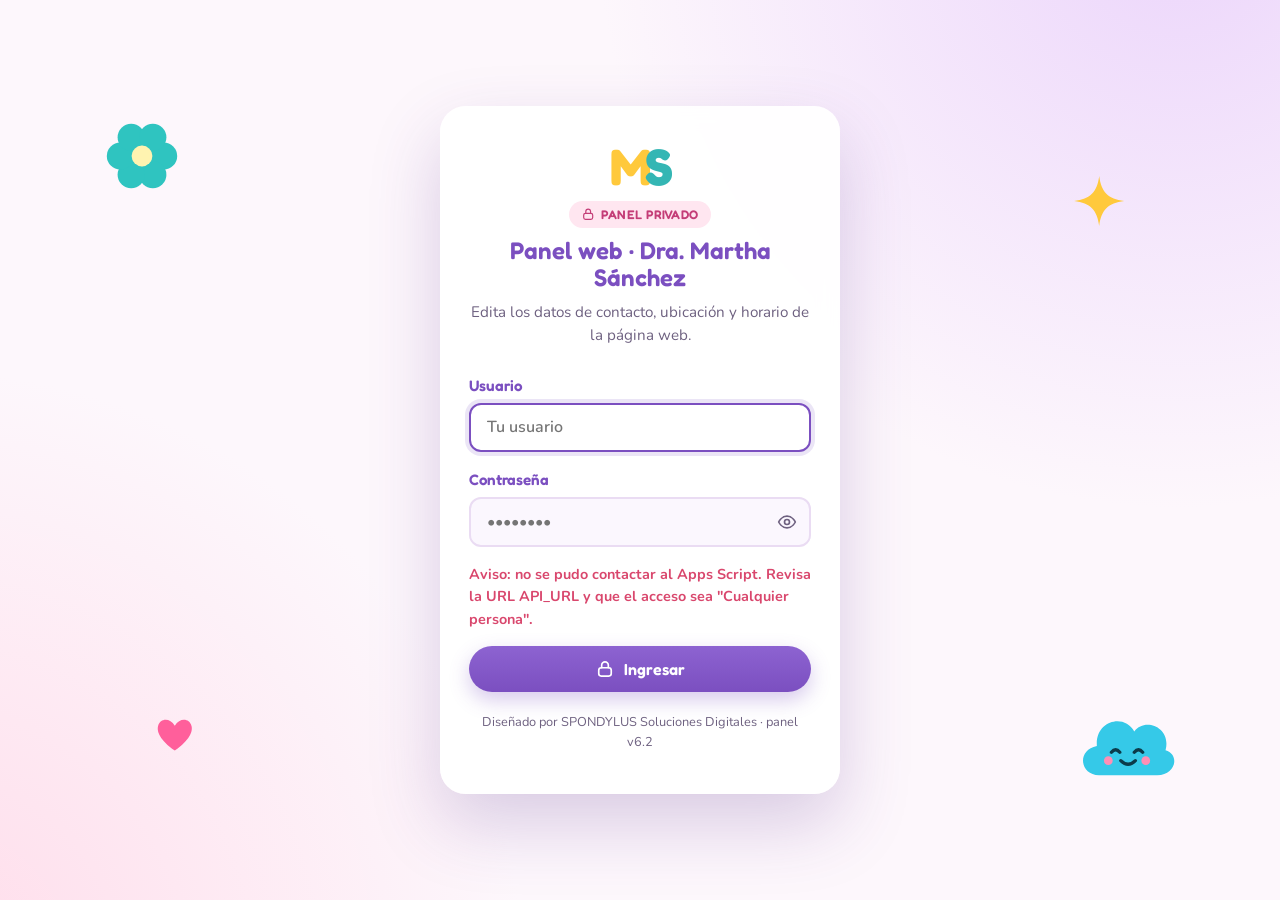
<file: DraMarthaSanchez.html>
<!DOCTYPE html>
<html lang="es">
<head>
  <meta charset="utf-8">
  <meta name="viewport" content="width=device-width, initial-scale=1, viewport-fit=cover">
  <meta name="robots" content="noindex, nofollow">
  <meta name="theme-color" content="#7b4fc0">
  <meta name="apple-mobile-web-app-capable" content="yes">
  <meta name="mobile-web-app-capable" content="yes">
  <meta name="apple-mobile-web-app-title" content="Panel Dra. Martha">
  <link rel="apple-touch-icon" href="https://msaenzy.github.io/dra-martha-sanchez/assets/icons/apple-touch-icon.png">
  <link rel="icon" href="https://msaenzy.github.io/dra-martha-sanchez/assets/icons/favicon-32.png" type="image/png" sizes="32x32">
  <title>Panel web · Dra. Martha Sánchez</title>
  <link rel="icon" href="https://msaenzy.github.io/dra-martha-sanchez/assets/icons/favicon.svg" type="image/svg+xml">
  <link rel="preconnect" href="https://fonts.googleapis.com">
  <link rel="preconnect" href="https://fonts.gstatic.com" crossorigin>
  <link href="https://fonts.googleapis.com/css2?family=Fredoka:wght@400;500;600;700&family=Nunito:wght@400;600;700;800&display=swap" rel="stylesheet">
  <style>
    /* ==========================================================================
       Paleta (la misma de la web de la Dra. Martha Sánchez)
       ========================================================================== */
    :root {
      --color-primary: #7b4fc0;
      --color-primary-dark: #5f3aa3;
      --color-primary-light: #f3e8fb;
      --color-accent: #ff6fa6;
      --color-accent-light: #ffe6f0;
      --color-teal: #34b6b4;
      --color-yellow: #ffc93c;
      --color-success: #2c9d55;
      --color-success-light: #e6f6ec;
      --color-danger: #d9476d;
      --color-danger-light: #fde8ee;
      --color-warning: #e39a1b;
      --color-warning-light: #fff4dc;
      --color-bg: #fdf7fc;
      --color-surface: #ffffff;
      --color-border: #eadcf3;
      --color-text-primary: #3d2d52;
      --color-text-secondary: #6e6180;

      --font-display: "Fredoka", "Nunito", system-ui, sans-serif;
      --font-body: "Nunito", system-ui, sans-serif;
      --radius-sm: .75rem;
      --radius-md: 1.1rem;
      --radius-lg: 1.6rem;
      --radius-pill: 999px;
      --shadow-sm: 0 2px 6px rgb(110 70 160 / .07), 0 8px 20px rgb(110 70 160 / .07);
      --shadow-md: 0 14px 34px rgb(110 70 160 / .16);
      --shadow-lg: 0 30px 70px rgb(90 50 140 / .22);
      --ease: cubic-bezier(.22, 1, .36, 1);
      --ease-pop: cubic-bezier(.34, 1.56, .64, 1);
    }

    *, *::before, *::after { box-sizing: border-box; }
    html, body { margin: 0; min-height: 100%; }
    body {
      font-family: var(--font-body); color: var(--color-text-primary); font-size: 16px; line-height: 1.55;
      background: var(--color-bg);
      background-image: radial-gradient(circle at 92% -8%, #ecd6fb 0, transparent 38%), radial-gradient(circle at -6% 108%, #ffdcea 0, transparent 36%);
      background-attachment: fixed; -webkit-font-smoothing: antialiased;
    }
    h1, h2, h3, h4 { font-family: var(--font-display); font-weight: 600; line-height: 1.15; margin: 0; color: var(--color-primary); }
    button, input, select { font: inherit; color: inherit; }
    a { color: var(--color-primary); }
    .hidden { display: none !important; }
    .sr-only { position: absolute; width: 1px; height: 1px; overflow: hidden; clip: rect(0 0 0 0); white-space: nowrap; }
    svg.i { width: 1.25rem; height: 1.25rem; flex: none; fill: none; stroke: currentColor; stroke-width: 2; stroke-linecap: round; stroke-linejoin: round; }

    /* ---------- Marca ---------- */
    .mark { font-family: var(--font-display); font-weight: 700; letter-spacing: -.07em; line-height: 1; color: var(--color-yellow); }
    .mark span { color: var(--color-teal); margin-left: -.04em; }

    /* ---------- Botones ---------- */
    .btn {
      display: inline-flex; align-items: center; justify-content: center; gap: .55rem; min-height: 2.9rem; padding: .6rem 1.4rem;
      border: 0; border-radius: var(--radius-pill); cursor: pointer; font-family: var(--font-display); font-weight: 600; font-size: 1rem;
      text-decoration: none; transition: transform .3s var(--ease-pop), box-shadow .3s, background .25s, color .25s, opacity .2s;
    }
    .btn:disabled { opacity: .55; cursor: not-allowed; transform: none !important; }
    .btn:focus-visible, .field input:focus-visible, .tab:focus-visible, .icon-btn:focus-visible { outline: 3px solid var(--color-accent); outline-offset: 2px; }
    .btn--primary { background: linear-gradient(180deg, #8d63d1, var(--color-primary)); color: #fff; box-shadow: 0 8px 20px rgb(123 79 192 / .3); }
    .btn--primary:hover:not(:disabled) { transform: translateY(-2px); box-shadow: 0 12px 26px rgb(123 79 192 / .36); }
    .btn--soft { background: var(--color-primary-light); color: var(--color-primary-dark); }
    .btn--soft:hover:not(:disabled) { background: #e9d9f8; }
    .btn--ghost { background: transparent; color: var(--color-text-secondary); }
    .btn--ghost:hover:not(:disabled) { background: var(--color-primary-light); color: var(--color-primary); }
    .btn--sm { min-height: 2.4rem; padding: .35rem 1rem; font-size: .92rem; }
    .btn--block { width: 100%; }
    .btn .spin { width: 1.1rem; height: 1.1rem; border-radius: 50%; border: 2.5px solid rgb(255 255 255 / .45); border-top-color: #fff; animation: rot .7s linear infinite; }
    .btn--soft .spin { border-color: rgb(123 79 192 / .25); border-top-color: var(--color-primary); }
    @keyframes rot { to { transform: rotate(360deg); } }
    .icon-btn { display: grid; place-items: center; width: 2.4rem; height: 2.4rem; border-radius: 50%; border: 0; background: transparent; color: var(--color-text-secondary); cursor: pointer; transition: background .2s, color .2s; }
    .icon-btn:hover { background: var(--color-primary-light); color: var(--color-primary); }

    /* ---------- Loader de pantalla completa ---------- */
    .loader { position: fixed; inset: 0; z-index: 100; display: grid; place-items: center; background: rgb(253 247 252 / .82); backdrop-filter: blur(6px); transition: opacity .35s; }
    .loader.is-out { opacity: 0; pointer-events: none; }
    .loader__box { display: grid; justify-items: center; gap: 1rem; text-align: center; }
    .loader__heart { position: relative; width: 4.6rem; height: 4.6rem; display: grid; place-items: center; border-radius: 50%; background: #fff; box-shadow: var(--shadow-md); }
    .loader__heart::before { content: ""; position: absolute; inset: -6px; border-radius: 50%; border: 3px solid transparent; border-top-color: var(--color-primary); border-right-color: var(--color-accent); animation: rot 1s linear infinite; }
    .loader__heart svg { width: 2.2rem; height: 2.2rem; animation: beat 1s var(--ease) infinite; }
    @keyframes beat { 0%, 100% { transform: scale(1); } 30% { transform: scale(1.18); } 60% { transform: scale(.96); } }
    .loader__txt { font-family: var(--font-display); font-weight: 500; color: var(--color-primary); }

    /* ---------- Toasts ---------- */
    .toasts { position: fixed; z-index: 120; top: 4.6rem; right: 1rem; left: 1rem; display: grid; gap: .6rem; justify-items: end; pointer-events: none; }
    .toast { pointer-events: auto; display: flex; align-items: flex-start; gap: .7rem; width: min(100%, 24rem); padding: .85rem 1rem; border-radius: var(--radius-md); background: #fff; box-shadow: var(--shadow-md); border-left: 5px solid var(--color-primary); animation: toast-in .45s var(--ease-pop); }
    .toast.is-out { animation: toast-out .3s var(--ease) forwards; }
    .toast--ok { border-color: var(--color-success); } .toast--ok .toast__ico { background: var(--color-success-light); color: var(--color-success); }
    .toast--error { border-color: var(--color-danger); } .toast--error .toast__ico { background: var(--color-danger-light); color: var(--color-danger); }
    .toast--warn { border-color: var(--color-warning); } .toast--warn .toast__ico { background: var(--color-warning-light); color: var(--color-warning); }
    .toast__ico { display: grid; place-items: center; width: 2rem; height: 2rem; flex: none; border-radius: 50%; background: var(--color-primary-light); color: var(--color-primary); }
    .toast__ico svg { width: 1.1rem; height: 1.1rem; }
    .toast strong { display: block; font-family: var(--font-display); font-weight: 600; }
    .toast p { margin: 0; font-size: .92rem; color: var(--color-text-secondary); }
    @keyframes toast-in { from { opacity: 0; transform: translateY(-10px) scale(.96); } }
    @keyframes toast-out { to { opacity: 0; transform: translateX(20px); } }

    /* ---------- Login ---------- */
    .login { min-height: 100vh; display: grid; place-items: center; padding: 1.5rem 1rem; position: relative; overflow: hidden; }
    .login__card { position: relative; z-index: 1; width: min(100%, 25rem); padding: 2.2rem 1.8rem 1.8rem; background: rgb(255 255 255 / .92); backdrop-filter: blur(10px); border-radius: var(--radius-lg); box-shadow: var(--shadow-lg); animation: rise .7s var(--ease); }
    @keyframes rise { from { opacity: 0; transform: translateY(18px) scale(.98); } }
    .login__brand { display: grid; justify-items: center; gap: .55rem; text-align: center; margin-bottom: 1.6rem; }
    .login__brand .mark { font-size: 3.2rem; }
    .login__brand h1 { font-size: 1.5rem; }
    .login__brand p { margin: 0; color: var(--color-text-secondary); font-size: .95rem; }
    .chip { display: inline-flex; align-items: center; gap: .35rem; padding: .25rem .75rem; border-radius: var(--radius-pill); background: var(--color-accent-light); color: #c43d77; font-family: var(--font-display); font-weight: 600; font-size: .78rem; letter-spacing: .04em; text-transform: uppercase; }
    .login form { display: grid; gap: 1rem; }
    .login__foot { margin-top: 1.3rem; text-align: center; font-size: .8rem; color: var(--color-text-secondary); }
    .sticker { position: absolute; z-index: 0; animation: bob 6s ease-in-out infinite; }
    @keyframes bob { 50% { transform: translateY(-12px) rotate(4deg); } }

    /* ---------- Campos ---------- */
    .field { display: grid; gap: .35rem; }
    .field label { font-family: var(--font-display); font-weight: 600; font-size: .95rem; color: var(--color-primary); display: flex; align-items: center; gap: .4rem; }
    .field label .req { color: var(--color-accent); }
    .field .wrap { position: relative; display: flex; align-items: center; }
    .field input, .field select {
      width: 100%; min-height: 3rem; padding: .65rem 1rem; border-radius: var(--radius-sm); border: 2px solid var(--color-border);
      background: #fbf7fe; font-weight: 600; transition: border-color .2s, box-shadow .2s, background .2s;
    }
    .field input:focus, .field select:focus { outline: none; border-color: var(--color-primary); background: #fff; box-shadow: 0 0 0 4px rgb(123 79 192 / .15); }
    .field .wrap .icon-btn { position: absolute; right: .3rem; }
    .field .wrap input.has-btn { padding-right: 3rem; }
    .field .help { font-size: .84rem; color: var(--color-text-secondary); margin: 0; }
    .field .err { font-size: .84rem; font-weight: 700; color: var(--color-danger); margin: 0; display: none; }
    .field.is-invalid input { border-color: var(--color-danger); background: var(--color-danger-light); }
    .field.is-invalid .err { display: block; }
    .field.is-dirty input { border-color: var(--color-yellow); background: #fffbef; }
    .field .dirty-dot { display: none; width: .55rem; height: .55rem; border-radius: 50%; background: var(--color-yellow); }
    .field.is-dirty .dirty-dot { display: inline-block; }
    .field.is-invalid input, .field.is-invalid.is-dirty input { border-color: var(--color-danger); background: var(--color-danger-light); }
    .field.is-invalid .help { display: none; }
    .field .reset { margin-left: auto; font-size: .8rem; font-weight: 700; color: var(--color-text-secondary); background: none; border: 0; cursor: pointer; padding: .1rem .3rem; border-radius: .4rem; }
    .field .reset:hover { color: var(--color-primary); background: var(--color-primary-light); }

    /* ---------- App ---------- */
    .topbar { position: sticky; top: 0; z-index: 30; display: flex; align-items: center; gap: .8rem; padding: .7rem clamp(1rem, 3vw, 2rem); background: rgb(255 255 255 / .86); backdrop-filter: blur(12px); border-bottom: 1px solid var(--color-border); }
    .topbar .mark { font-size: 2rem; }
    .topbar__title { display: grid; line-height: 1.2; min-width: 0; }
    .topbar__title strong { font-family: var(--font-display); font-weight: 600; color: var(--color-primary); white-space: nowrap; overflow: hidden; text-overflow: ellipsis; }
    .topbar__title small { color: var(--color-text-secondary); font-size: .8rem; }
    .topbar__right { margin-left: auto; display: flex; align-items: center; gap: .4rem; }
    .user-pill { display: flex; align-items: center; gap: .5rem; padding: .25rem .8rem .25rem .25rem; border-radius: var(--radius-pill); background: var(--color-primary-light); border: 0; cursor: pointer; font-weight: 700; color: var(--color-primary-dark); }
    .user-pill .av { display: grid; place-items: center; width: 2rem; height: 2rem; border-radius: 50%; background: linear-gradient(135deg, var(--color-accent), var(--color-primary)); color: #fff; font-family: var(--font-display); font-weight: 600; font-size: .9rem; }
    .menu { position: absolute; right: clamp(1rem, 3vw, 2rem); top: calc(100% + .4rem); min-width: 13rem; padding: .4rem; background: #fff; border-radius: var(--radius-md); box-shadow: var(--shadow-md); border: 1px solid var(--color-border); display: grid; animation: rise .25s var(--ease); }
    .menu button { display: flex; align-items: center; gap: .6rem; padding: .65rem .8rem; border: 0; background: none; border-radius: .7rem; cursor: pointer; text-align: left; font-weight: 700; color: var(--color-text-primary); }
    .menu button:hover { background: var(--color-primary-light); color: var(--color-primary); }

    .main { width: min(100% - 2rem, 76rem); margin: 0 auto; padding: 1.6rem 0 7rem; }
    .hello { display: flex; flex-wrap: wrap; align-items: flex-end; justify-content: space-between; gap: 1rem; margin-bottom: 1.3rem; }
    .hello h2 { font-size: clamp(1.6rem, 1.2rem + 1.6vw, 2.2rem); }
    .hello p { margin: .3rem 0 0; color: var(--color-text-secondary); }
    .tabs { display: flex; gap: .4rem; padding: .35rem; background: #fff; border-radius: var(--radius-pill); box-shadow: var(--shadow-sm); width: fit-content; max-width: 100%; overflow-x: auto; margin-bottom: 1.4rem; }
    .tab { display: inline-flex; align-items: center; gap: .45rem; padding: .55rem 1.1rem; border: 0; border-radius: var(--radius-pill); background: none; cursor: pointer; font-family: var(--font-display); font-weight: 600; color: var(--color-text-secondary); white-space: nowrap; transition: background .25s, color .25s; }
    .tab[aria-selected="true"] { background: var(--color-primary); color: #fff; box-shadow: 0 6px 14px rgb(123 79 192 / .28); }
    .tab:not([aria-selected="true"]):hover { background: var(--color-primary-light); color: var(--color-primary); }
    .view { animation: fade .45s var(--ease); }
    @keyframes fade { from { opacity: 0; transform: translateY(8px); } }

    .layout { display: grid; gap: 1.3rem; }
    @media (min-width: 64em) { .layout { grid-template-columns: 1fr 22rem; align-items: start; } .preview { position: sticky; top: 5.5rem; } }
    .groups { display: grid; gap: 1.3rem; }
    .card { background: var(--color-surface); border-radius: var(--radius-lg); box-shadow: var(--shadow-sm); padding: clamp(1.1rem, 2.5vw, 1.6rem); }
    .card__head { display: flex; align-items: center; gap: .75rem; margin-bottom: 1.1rem; }
    .card__ico { display: grid; place-items: center; width: 2.6rem; height: 2.6rem; border-radius: .9rem; color: #fff; flex: none; }
    .card__head h3 { font-size: 1.2rem; }
    .card__head p { margin: 0; font-size: .85rem; color: var(--color-text-secondary); }
    .fields { display: grid; gap: 1rem 1.2rem; }
    @media (min-width: 40em) { .fields { grid-template-columns: 1fr 1fr; } }

    /* ---------- Vista previa ---------- */
    .preview { display: grid; gap: 1.1rem; }
    .pv { border-radius: var(--radius-lg); overflow: hidden; background: linear-gradient(135deg, #9a70d1, #7d55c2); color: #fff; box-shadow: var(--shadow-md); position: relative; isolation: isolate; }
    .pv::before { content: ""; position: absolute; z-index: -1; width: 14rem; height: 14rem; right: -5rem; top: -6rem; border-radius: 50%; background: rgb(255 255 255 / .1); }
    .pv__top { padding: 1.3rem 1.3rem .4rem; }
    .pv__top small { font-family: var(--font-display); font-weight: 600; letter-spacing: .08em; text-transform: uppercase; font-size: .72rem; opacity: .85; }
    .pv__top h3 { color: #fff; font-size: 1.25rem; margin-top: .2rem; }
    .pv__list { list-style: none; margin: 0; padding: .6rem 1.3rem 1.3rem; display: grid; gap: .55rem; }
    .pv__list li { display: flex; gap: .65rem; align-items: flex-start; background: rgb(255 255 255 / .14); padding: .6rem .75rem; border-radius: .9rem; font-size: .92rem; font-weight: 600; line-height: 1.35; word-break: break-word; }
    .pv__list svg { margin-top: .1rem; opacity: .9; }
    .tests { display: grid; gap: .5rem; }
    .test { display: flex; align-items: center; gap: .7rem; padding: .7rem .85rem; border-radius: var(--radius-md); background: #fff; box-shadow: var(--shadow-sm); text-decoration: none; color: var(--color-text-primary); font-weight: 700; font-size: .93rem; transition: transform .3s var(--ease-pop), box-shadow .3s; }
    .test:hover { transform: translateY(-2px); box-shadow: var(--shadow-md); }
    .test .ti { display: grid; place-items: center; width: 2.2rem; height: 2.2rem; border-radius: .8rem; color: #fff; flex: none; }
    .test small { display: block; font-weight: 600; color: var(--color-text-secondary); font-size: .78rem; }
    .test .arrow { margin-left: auto; color: var(--color-text-secondary); }
    .status { display: flex; gap: .6rem; align-items: center; font-size: .85rem; color: var(--color-text-secondary); padding: .8rem 1rem; background: #fff; border-radius: var(--radius-md); box-shadow: var(--shadow-sm); }
    .status .dot { width: .6rem; height: .6rem; border-radius: 50%; background: var(--color-success); box-shadow: 0 0 0 4px var(--color-success-light); flex: none; }

    /* ---------- Barra de guardado ---------- */
    .savebar { position: fixed; z-index: 40; left: 50%; bottom: 1.1rem; translate: -50% 0; width: min(100% - 2rem, 40rem); display: flex; align-items: center; gap: .8rem; padding: .6rem .6rem .6rem 1.2rem; border-radius: var(--radius-pill); background: var(--color-text-primary); color: #fff; box-shadow: var(--shadow-lg); transition: transform .45s var(--ease-pop), opacity .3s; }
    .savebar.is-hidden { transform: translateY(160%); opacity: 0; pointer-events: none; }
    .savebar p { margin: 0; font-weight: 700; font-size: .95rem; }
    .savebar .actions { margin-left: auto; display: flex; gap: .4rem; }
    .savebar .btn--ghost { color: #e8def5; } .savebar .btn--ghost:hover { background: rgb(255 255 255 / .12); color: #fff; }
    .savebar .count { display: inline-grid; place-items: center; min-width: 1.6rem; height: 1.6rem; padding: 0 .4rem; margin-right: .3rem; border-radius: var(--radius-pill); background: var(--color-yellow); color: var(--color-text-primary); font-family: var(--font-display); }

    /* ---------- Tablas (actividad / usuarios) ---------- */
    .table-wrap { overflow-x: auto; }
    table { width: 100%; border-collapse: collapse; font-size: .92rem; }
    th { text-align: left; font-family: var(--font-display); font-weight: 600; color: var(--color-primary); padding: .7rem .8rem; border-bottom: 2px solid var(--color-border); white-space: nowrap; }
    td { padding: .7rem .8rem; border-bottom: 1px dashed var(--color-border); vertical-align: top; }
    tr:hover td { background: #fcf8ff; }
    .tag { display: inline-block; padding: .15rem .6rem; border-radius: var(--radius-pill); font-size: .78rem; font-weight: 800; background: var(--color-primary-light); color: var(--color-primary-dark); white-space: nowrap; }
    .tag--ok { background: var(--color-success-light); color: var(--color-success); }
    .tag--off { background: var(--color-danger-light); color: var(--color-danger); }
    .tag--accent { background: var(--color-accent-light); color: #c43d77; }
    .diff { display: grid; gap: .15rem; }
    .diff del { color: var(--color-danger); text-decoration-thickness: 2px; opacity: .8; }
    .diff ins { color: var(--color-success); text-decoration: none; font-weight: 700; }
    .empty { text-align: center; padding: 2.5rem 1rem; color: var(--color-text-secondary); }
    .row-actions { display: flex; gap: .3rem; flex-wrap: wrap; }

    /* ---------- Modal ---------- */
    .modal { position: fixed; inset: 0; z-index: 90; display: grid; place-items: center; padding: 1rem; background: rgb(61 45 82 / .45); backdrop-filter: blur(4px); animation: fade .3s var(--ease); }
    .modal__box { width: min(100%, 26rem); background: #fff; border-radius: var(--radius-lg); box-shadow: var(--shadow-lg); padding: 1.6rem; display: grid; gap: 1rem; animation: rise .4s var(--ease-pop); }
    .modal__box h3 { font-size: 1.35rem; }
    .modal__box p { margin: 0; color: var(--color-text-secondary); font-size: .93rem; }
    .modal__actions { display: flex; justify-content: flex-end; gap: .5rem; flex-wrap: wrap; }
    .strength { height: .4rem; border-radius: var(--radius-pill); background: var(--color-border); overflow: hidden; }
    .strength i { display: block; height: 100%; width: 0; background: var(--color-danger); transition: width .3s, background .3s; }

    @media (max-width: 40em) {
      .topbar__title small, .user-pill .name, .btn-web .txt { display: none; }
      .savebar { border-radius: var(--radius-lg); flex-wrap: wrap; padding: .8rem; }
      .savebar .actions { width: 100%; } .savebar .actions .btn { flex: 1; }
    }
    /* ---------- Celular ---------- */
    .topbar { padding-top: max(.7rem, env(safe-area-inset-top)); }
    .savebar { bottom: calc(1.1rem + env(safe-area-inset-bottom)); }
    .field input, .field select { font-size: 16px; } /* 16px evita que iPhone haga zoom al escribir */
    @media (max-width: 40em) {
      .toasts { top: calc(4.3rem + env(safe-area-inset-top)); left: .75rem; right: .75rem; justify-items: stretch; }
      .toast { width: 100%; padding: .6rem .8rem; box-shadow: 0 8px 22px rgb(90 50 140 / .22); }
      .toast p { font-size: .85rem; }
      .savebar p { font-size: .9rem; }
      .savebar .btn { white-space: nowrap; }
      .main { width: min(100% - 1.5rem, 76rem); padding-top: 1.1rem; }
      .tabs { width: 100%; }
      .tab { flex: 1; justify-content: center; padding: .55rem .8rem; }
      .hello { margin-bottom: 1rem; }
      .card { border-radius: var(--radius-md); }
      .login__card { padding: 1.8rem 1.25rem 1.4rem; }
      .modal { align-items: end; padding: 0; }
      .modal__box { width: 100%; border-radius: var(--radius-lg) var(--radius-lg) 0 0; padding-bottom: calc(1.6rem + env(safe-area-inset-bottom)); max-height: 92vh; overflow: auto; }
      table { font-size: .85rem; }
    }
    @media (prefers-reduced-motion: reduce) { *, *::before, *::after { animation: none !important; transition: none !important; } }
  </style>
</head>
<body>

  <!-- Iconos -->
  <svg width="0" height="0" style="position:absolute" aria-hidden="true">
    <defs>
      <symbol id="i-chat" viewBox="0 0 24 24"><path d="M4 20l1.3-4A8 8 0 1 1 8 18.7L4 20z"/><path d="M9 9.5c.4 2 2.5 4.1 4.5 4.5l1.3-1.3-1.8-1-.9.7a3.5 3.5 0 0 1-1.6-1.6l.7-.9-1-1.8L9 9.5z"/></symbol>
      <symbol id="i-pin" viewBox="0 0 24 24"><path d="M12 21s7-6 7-11.5a7 7 0 0 0-14 0C5 15 12 21 12 21z"/><circle cx="12" cy="9.5" r="2.5"/></symbol>
      <symbol id="i-clock" viewBox="0 0 24 24"><circle cx="12" cy="12" r="9"/><path d="M12 7v5l3 2"/></symbol>
      <symbol id="i-phone" viewBox="0 0 24 24"><path d="M5 4h4l2 5-2.5 1.5a11 11 0 0 0 5 5L15 13l5 2v4a2 2 0 0 1-2 2A16 16 0 0 1 3 6a2 2 0 0 1 2-2z"/></symbol>
      <symbol id="i-ig" viewBox="0 0 24 24"><rect x="3.5" y="3.5" width="17" height="17" rx="5"/><circle cx="12" cy="12" r="4"/><path d="M17.2 6.8v.01"/></symbol>
      <symbol id="i-globe" viewBox="0 0 24 24"><circle cx="12" cy="12" r="9"/><path d="M3 12h18M12 3a14 14 0 0 1 0 18M12 3a14 14 0 0 0 0 18"/></symbol>
      <symbol id="i-arrow" viewBox="0 0 24 24"><path d="M7 17L17 7M9 7h8v8"/></symbol>
      <symbol id="i-eye" viewBox="0 0 24 24"><path d="M2 12s3.5-7 10-7 10 7 10 7-3.5 7-10 7S2 12 2 12z"/><circle cx="12" cy="12" r="3"/></symbol>
      <symbol id="i-eye-off" viewBox="0 0 24 24"><path d="M3 3l18 18M10.6 5.1A10 10 0 0 1 12 5c6.5 0 10 7 10 7a17 17 0 0 1-3.2 4.1M6.6 6.6A17 17 0 0 0 2 12s3.5 7 10 7a9.6 9.6 0 0 0 5.4-1.6M9.9 9.9a3 3 0 0 0 4.2 4.2"/></symbol>
      <symbol id="i-lock" viewBox="0 0 24 24"><rect x="4.5" y="10.5" width="15" height="10" rx="3"/><path d="M8 10.5V7.5a4 4 0 0 1 8 0v3"/></symbol>
      <symbol id="i-user" viewBox="0 0 24 24"><circle cx="12" cy="8" r="4"/><path d="M4 21a8 8 0 0 1 16 0"/></symbol>
      <symbol id="i-users" viewBox="0 0 24 24"><circle cx="9" cy="8" r="3.5"/><path d="M2.5 20a6.5 6.5 0 0 1 13 0M16 4.5a3.5 3.5 0 0 1 0 7M18 14a6 6 0 0 1 3.5 6"/></symbol>
      <symbol id="i-edit" viewBox="0 0 24 24"><path d="M4 20h4L19 9l-4-4L4 16v4z"/><path d="M13.5 6.5l4 4"/></symbol>
      <symbol id="i-history" viewBox="0 0 24 24"><path d="M3 12a9 9 0 1 0 3-6.7L3 8"/><path d="M3 3v5h5M12 7v5l3 2"/></symbol>
      <symbol id="i-logout" viewBox="0 0 24 24"><path d="M15 4h3a2 2 0 0 1 2 2v12a2 2 0 0 1-2 2h-3M10 17l5-5-5-5M15 12H4"/></symbol>
      <symbol id="i-key" viewBox="0 0 24 24"><circle cx="8" cy="15" r="4"/><path d="M11 12l9-9M17 6l3 3M14 9l2 2"/></symbol>
      <symbol id="i-check" viewBox="0 0 24 24"><path d="M5 12.5l4.5 4.5L19 7.5"/></symbol>
      <symbol id="i-x" viewBox="0 0 24 24"><path d="M6 6l12 12M18 6L6 18"/></symbol>
      <symbol id="i-alert" viewBox="0 0 24 24"><path d="M12 3l9.5 17h-19L12 3z"/><path d="M12 10v4M12 17v.01"/></symbol>
      <symbol id="i-plus" viewBox="0 0 24 24"><path d="M12 5v14M5 12h14"/></symbol>
      <symbol id="i-refresh" viewBox="0 0 24 24"><path d="M20 11a8 8 0 0 0-14.6-4.5L3 9M4 13a8 8 0 0 0 14.6 4.5L21 15"/><path d="M3 4v5h5M21 20v-5h-5"/></symbol>
      <symbol id="i-heart" viewBox="0 0 100 100"><path d="M50 88C14 62 6 42 10 28 15 10 38 8 50 28 62 8 85 10 90 28 94 42 86 62 50 88Z" fill="#ff5f9b" stroke="none"/></symbol>
      <symbol id="st-star" viewBox="0 0 100 100"><path d="M50 4C54 34 66 46 96 50 66 54 54 66 50 96 46 66 34 54 4 50 34 46 46 34 50 4Z" fill="#ffc93c"/></symbol>
      <symbol id="st-flower" viewBox="0 0 100 100"><g fill="#2fc4c0"><circle cx="77" cy="50" r="17"/><circle cx="63.5" cy="73.4" r="17"/><circle cx="36.5" cy="73.4" r="17"/><circle cx="23" cy="50" r="17"/><circle cx="36.5" cy="26.6" r="17"/><circle cx="63.5" cy="26.6" r="17"/></g><circle cx="50" cy="50" r="13" fill="#fff3b0"/></symbol>
      <symbol id="st-cloud" viewBox="0 0 100 100"><path d="M24 80C6 80 2 56 22 52 20 28 48 20 58 38 68 24 94 34 88 56 102 60 98 80 80 80Z" fill="#35c9e8"/><g fill="none" stroke="#0b3b4a" stroke-width="3.2" stroke-linecap="round"><path d="M36 58q4-5 8 0M58 58q4-5 8 0M45 66q7 7 14 0"/></g><circle cx="33" cy="66" r="4.2" fill="#ff8fb5"/><circle cx="69" cy="66" r="4.2" fill="#ff8fb5"/></symbol>
    </defs>
  </svg>

  <!-- Loader -->
  <div class="loader" id="loader" role="status" aria-live="polite">
    <div class="loader__box">
      <div class="loader__heart"><svg viewBox="0 0 100 100" aria-hidden="true"><use href="#i-heart"/></svg></div>
      <div class="loader__txt" id="loaderTxt">Cargando…</div>
    </div>
  </div>

  <div class="toasts" id="toasts" aria-live="polite"></div>

  <!-- ================= LOGIN ================= -->
  <section class="login hidden" id="vLogin" aria-labelledby="loginTitle">
    <svg class="sticker" style="width:5rem;top:9%;left:8%" aria-hidden="true"><use href="#st-flower"/></svg>
    <svg class="sticker" style="width:3.4rem;top:14%;right:12%;animation-delay:-2s" aria-hidden="true"><use href="#st-star"/></svg>
    <svg class="sticker" style="width:6.5rem;bottom:9%;right:8%;animation-delay:-3s" aria-hidden="true"><use href="#st-cloud"/></svg>
    <svg class="sticker" style="width:2.6rem;bottom:16%;left:12%;animation-delay:-1s" viewBox="0 0 100 100" aria-hidden="true"><use href="#i-heart"/></svg>

    <div class="login__card">
      <div class="login__brand">
        <div class="mark">M<span>S</span></div>
        <span class="chip"><svg class="i" style="width:.9rem;height:.9rem"><use href="#i-lock"/></svg>Panel privado</span>
        <h1 id="loginTitle">Panel web · Dra. Martha Sánchez</h1>
        <p>Edita los datos de contacto, ubicación y horario de la página web.</p>
      </div>
      <form id="fLogin" novalidate>
        <div class="field">
          <label for="lUser">Usuario</label>
          <input id="lUser" autocomplete="username" autocapitalize="none" spellcheck="false" required placeholder="Tu usuario">
        </div>
        <div class="field">
          <label for="lPass">Contraseña</label>
          <div class="wrap">
            <input id="lPass" type="password" class="has-btn" autocomplete="current-password" required placeholder="••••••••">
            <button type="button" class="icon-btn" data-toggle-pass="lPass" aria-label="Mostrar contraseña"><svg class="i"><use href="#i-eye"/></svg></button>
          </div>
        </div>
        <p class="err" id="lErr" role="alert" style="margin:0;color:var(--color-danger);font-weight:700;font-size:.9rem"></p>
        <button class="btn btn--primary btn--block" type="submit" id="bLogin"><svg class="i"><use href="#i-lock"/></svg>Ingresar</button>
      </form>
      <p class="login__foot">Diseñado por SPONDYLUS Soluciones Digitales · panel v6.2</p>
    </div>
  </section>

  <!-- ================= APP ================= -->
  <div id="vApp" class="hidden">
    <header class="topbar">
      <div class="mark" aria-hidden="true">M<span>S</span></div>
      <div class="topbar__title">
        <strong>Panel web · Dra. Martha Sánchez</strong>
        <small id="lastUpdate">Información de la página web</small>
      </div>
      <div class="topbar__right">
        <a class="btn btn--soft btn--sm btn-web" id="lnkWeb" href="#" target="_blank" rel="noopener"><svg class="i"><use href="#i-globe"/></svg><span class="txt">Ver web</span></a>
        <button class="user-pill" id="bUser" aria-haspopup="menu" aria-expanded="false"><span class="av" id="uAv">A</span><span class="name" id="uName">Usuario</span></button>
      </div>
      <div class="menu hidden" id="uMenu" role="menu">
        <button role="menuitem" data-action="pass"><svg class="i"><use href="#i-key"/></svg>Cambiar contraseña</button>
        <button role="menuitem" data-action="logout"><svg class="i"><use href="#i-logout"/></svg>Cerrar sesión</button>
      </div>
    </header>

    <main class="main">
      <div class="hello">
        <div>
          <h2 id="helloTitle">¡Hola!</h2>
          <p>Lo que guardes aquí se actualiza en la web en unos minutos.</p>
        </div>
        <button class="btn btn--ghost btn--sm" id="bReload"><svg class="i"><use href="#i-refresh"/></svg>Actualizar datos</button>
      </div>

      <nav class="tabs" role="tablist" aria-label="Secciones del panel">
        <button class="tab" role="tab" aria-selected="true" data-tab="info"><svg class="i"><use href="#i-edit"/></svg>Información web</button>
        <button class="tab" role="tab" aria-selected="false" data-tab="log"><svg class="i"><use href="#i-history"/></svg>Actividad</button>
        <button class="tab hidden" role="tab" aria-selected="false" data-tab="users" id="tabUsers"><svg class="i"><use href="#i-users"/></svg>Usuarios</button>
      </nav>

      <!-- Información web -->
      <section class="view" id="tInfo">
        <div class="layout">
          <div class="groups" id="groups"></div>
          <aside class="preview" aria-label="Vista previa">
            <div class="pv">
              <div class="pv__top"><small>Así se ve en la web</small><h3>Atención y contacto</h3></div>
              <ul class="pv__list" id="pvList"></ul>
            </div>
            <div class="tests" id="tests"></div>
            <div class="status" id="apiStatus"><span class="dot"></span><span>La web lee estos datos automáticamente. <a id="lnkApi" href="#" target="_blank" rel="noopener">Ver lo que recibe la web</a></span></div>
          </aside>
        </div>
      </section>

      <!-- Actividad -->
      <section class="view hidden" id="tLog">
        <div class="card">
          <div class="card__head">
            <span class="card__ico" style="background:var(--color-teal)"><svg class="i"><use href="#i-history"/></svg></span>
            <div><h3>Historial de cambios</h3><p>Los últimos 50 movimientos del panel.</p></div>
          </div>
          <div class="table-wrap" id="logTable"></div>
        </div>
      </section>

      <!-- Usuarios -->
      <section class="view hidden" id="tUsers">
        <div class="card">
          <div class="card__head">
            <span class="card__ico" style="background:var(--color-accent)"><svg class="i"><use href="#i-users"/></svg></span>
            <div><h3>Usuarios del panel</h3><p>Quién puede entrar a editar la web.</p></div>
            <button class="btn btn--primary btn--sm" id="bNewUser" style="margin-left:auto"><svg class="i"><use href="#i-plus"/></svg>Nuevo</button>
          </div>
          <div class="table-wrap" id="userTable"></div>
        </div>
      </section>
    </main>

    <div class="savebar is-hidden" id="saveBar" role="region" aria-label="Cambios sin guardar">
      <p><span class="count" id="dirtyCount">0</span><span id="dirtyTxt">cambios sin guardar</span></p>
      <div class="actions">
        <button class="btn btn--ghost btn--sm" id="bDiscard">Descartar</button>
        <button class="btn btn--primary btn--sm" id="bSave"><svg class="i"><use href="#i-check"/></svg>Guardar cambios</button>
      </div>
    </div>
  </div>

  <div id="modalRoot"></div>

  <script>
  (function () {
    'use strict';

    /* ======================================================================
       Estado
       ====================================================================== */
    const S = { token: null, user: null, campos: [], original: {}, sitio: '', apiUrl: '', tab: 'info' };
    const $ = (s, el) => (el || document).querySelector(s);
    const $$ = (s, el) => Array.from((el || document).querySelectorAll(s));
    const esc = v => String(v == null ? '' : v).replace(/[&<>"']/g, c => ({ '&': '&amp;', '<': '&lt;', '>': '&gt;', '"': '&quot;', "'": '&#39;' }[c]));
    const store = {
      get(k) { try { return sessionStorage.getItem(k); } catch (e) { return null; } },
      set(k, v) { try { sessionStorage.setItem(k, v); } catch (e) {} },
      del(k) { try { sessionStorage.removeItem(k); } catch (e) {} }
    };

    const GRUPOS = {
      'Contacto':  { ico: 'i-phone', color: 'var(--color-success)', txt: 'WhatsApp y teléfono para citas.' },
      'Ubicación': { ico: 'i-pin',   color: 'var(--color-accent)',  txt: 'Dónde atiende la doctora.' },
      'Horario':   { ico: 'i-clock', color: 'var(--color-primary)', txt: 'Días y horas de atención.' },
      'Redes':     { ico: 'i-ig',    color: 'var(--color-teal)',    txt: 'Instagram y otras redes.' }
    };

    /* ======================================================================
       Loader, toasts y llamadas al backend
       ====================================================================== */
    let loaderCount = 0;
    function loader(on, txt) {
      loaderCount = Math.max(0, loaderCount + (on ? 1 : -1));
      if (txt) $('#loaderTxt').textContent = txt;
      $('#loader').classList.toggle('is-out', loaderCount === 0);
    }

    function toast(tipo, titulo, texto) {
      const ico = { ok: 'i-check', error: 'i-alert', warn: 'i-alert', info: 'i-heart' }[tipo] || 'i-check';
      const el = document.createElement('div');
      el.className = 'toast toast--' + tipo;
      el.setAttribute('role', tipo === 'error' ? 'alert' : 'status');
      el.innerHTML = '<span class="toast__ico"><svg class="i"><use href="#' + ico + '"/></svg></span><div><strong>' + esc(titulo) + '</strong>' + (texto ? '<p>' + esc(texto) + '</p>' : '') + '</div>';
      $('#toasts').appendChild(el);
      setTimeout(() => { el.classList.add('is-out'); setTimeout(() => el.remove(), 320); }, tipo === 'error' ? 6500 : 2800);
      el.addEventListener('click', () => el.remove());
    }

    /** Llamadas al backend: cada acción devuelve una promesa con manejo de errores visible. */
    /* ----------------------------------------------------------------------
       Conexión con el Apps Script (funciona en celular: no abre script.google.com)
       Pega aquí la URL /exec vigente de tu implementación.
       ---------------------------------------------------------------------- */
    const API_URL = 'https://script.google.com/macros/s/AKfycbwMUEFZSE7vgOjih4EY2eeSdIY4wWbEAcDqU8bTP5D0_RtsqeAxgOl8CehHga9BurAH/exec';
    const API_TIMEOUT = 30000;

    function api(fn) {
      const args = Array.prototype.slice.call(arguments, 1);
      const ctrl = 'AbortController' in window ? new AbortController() : null;
      const timer = setTimeout(() => ctrl && ctrl.abort(), API_TIMEOUT);
      // Sin cabeceras personalizadas (text/plain): el navegador no hace "preflight" y no hay error de CORS.
      // credentials:'omit' → no envía la sesión de Google del celular (evita el error de "varias cuentas" de Google)
      return fetch(API_URL, { method: 'POST', body: JSON.stringify({ accion: fn, args: args }), redirect: 'follow', credentials: 'omit', cache: 'no-store', signal: ctrl ? ctrl.signal : undefined })
        .then(r => r.text())
        .then(t => {
          let res;
          try { res = JSON.parse(t); } catch (e) {
            console.error('[Panel] Respuesta no JSON:', t.slice(0, 300));
            return diagnosticar().then(msg => { throw { message: msg }; });
          }
          if (res && res.success) return res;
          if (res && res.codigo === 'SESION') { cerrarSesionLocal(); toast('warn', 'Sesión expirada', res.message); }
          throw res || { message: 'Respuesta vacía del servidor.' };
        }, err => {
          console.error('[Panel] Error de red:', err);
          if (err && err.name === 'AbortError') throw { message: 'El servidor tardó demasiado. Inténtalo de nuevo.' };
          return diagnosticar().then(msg => { throw { message: msg }; });
        })
        .finally(() => clearTimeout(timer));
    }

    /** Prueba el Apps Script por JSONP (?api=ping) y explica exactamente qué falla. */
    function ping() {
      // 1) fetch sin sesión de Google (lo normal); 2) si falla, JSONP como respaldo
      return fetch(API_URL + '?api=ping&t=' + Date.now(), { credentials: 'omit', cache: 'no-store', redirect: 'follow' })
        .then(r => r.text()).then(t => JSON.parse(t))
        .catch(() => pingJsonp());
    }

    function pingJsonp() {
      return new Promise((resolve, reject) => {
        const cb = '__msPing' + Date.now();
        const sc = document.createElement('script');
        const t = setTimeout(() => { limpiar(); reject(new Error('timeout')); }, 15000);
        function limpiar() { clearTimeout(t); delete window[cb]; sc.remove(); }
        window[cb] = j => { limpiar(); resolve(j); };
        sc.onerror = () => { limpiar(); reject(new Error('no carga')); };
        sc.src = API_URL + '?api=ping&callback=' + cb + '&t=' + Date.now();
        document.head.appendChild(sc);
      });
    }

    function diagnosticar() {
      if (!navigator.onLine) return Promise.resolve('El celular no tiene internet. Conéctate e inténtalo de nuevo.');
      return ping().then(j => {
        const v = (j && j.meta && j.meta.version) || (j && j.version) || 'desconocida';
        console.warn('[Panel] El Apps Script responde. Versión publicada:', v, j);
        if (!/^v([6-9]|\d{2,})/.test(v)) return 'El Apps Script publicado es la versión ' + v + ' y no tiene la conexión para este panel. Pega el Codigo.gs v6.0 y crea una Versión nueva (Gestionar implementaciones → lápiz → Versión: Nueva).';
        return 'El Apps Script responde (' + v + '), pero bloqueó la solicitud. Revisa en Gestionar implementaciones: Ejecutar como "Yo" y acceso "Cualquier persona".';
      }, () => 'El link del Apps Script no responde. Puede ser una implementación archivada o sin acceso "Cualquier persona". Copia la URL /exec vigente (Gestionar implementaciones) en la línea API_URL de este archivo.');
    }

    function btnLoading(btn, on, txt) {
      if (on) { btn.dataset.html = btn.innerHTML; btn.disabled = true; btn.innerHTML = '<span class="spin"></span>' + esc(txt || 'Guardando…'); }
      else if (btn.dataset.html) { btn.disabled = false; btn.innerHTML = btn.dataset.html; }
    }

    /* ======================================================================
       Login / sesión
       ====================================================================== */
    function mostrar(vista) {
      $('#vLogin').classList.toggle('hidden', vista !== 'login');
      $('#vApp').classList.toggle('hidden', vista !== 'app');
      if (vista === 'login') setTimeout(() => $('#lUser').focus(), 50);
    }

    function cerrarSesionLocal() {
      S.token = null; S.user = null; store.del('ms_panel_token');
      $('#modalRoot').innerHTML = '';
      mostrar('login');
    }

    $('#fLogin').addEventListener('submit', e => {
      e.preventDefault();
      const u = $('#lUser').value.trim(), p = $('#lPass').value;
      $('#lErr').textContent = '';
      if (!u || !p) { $('#lErr').textContent = 'Escribe tu usuario y contraseña.'; return; }
      const b = $('#bLogin');
      btnLoading(b, true, 'Ingresando…');
      api('login', u, p)
        .then(res => {
          S.token = res.token; S.user = res.usuario; store.set('ms_panel_token', res.token);
          $('#lPass').value = '';
          if (res.debeCambiar) { modalContrasena(true); return; }
          cargarPanel(true);
        })
        .catch(err => { $('#lErr').textContent = err.message; $('#lPass').select(); })
        .finally(() => btnLoading(b, false));
    });

    document.addEventListener('click', e => {
      const t = e.target.closest('[data-toggle-pass]');
      if (!t) return;
      const inp = document.getElementById(t.dataset.togglePass);
      const ver = inp.type === 'password';
      inp.type = ver ? 'text' : 'password';
      t.setAttribute('aria-label', ver ? 'Ocultar contraseña' : 'Mostrar contraseña');
      t.querySelector('use').setAttribute('href', ver ? '#i-eye-off' : '#i-eye');
    });

    /* ======================================================================
       Panel
       ====================================================================== */
    function cargarPanel(primeraVez) {
      loader(true, 'Cargando la información de la web…');
      return api('obtenerPanel', S.token)
        .then(res => {
          S.user = res.usuario; S.campos = res.campos; S.sitio = res.sitioWeb; S.apiUrl = res.apiUrl;
          S.original = {}; S.campos.forEach(c => (S.original[c.clave] = c.valor));
          pintarUsuario(); pintarGrupos(); pintarPreview(); actualizarFecha(res.ultimaActualizacion);
          $('#lnkWeb').href = S.sitio;
          if (S.apiUrl) $('#lnkApi').href = S.apiUrl; else $('#lnkApi').textContent = '(implementa la Aplicación web para ver la API)';
          $('#tabUsers').classList.toggle('hidden', S.user.rol !== 'admin');
          mostrar('app');
          if (primeraVez) toast('ok', '¡Bienvenida/o!', 'Ya puedes editar la información de la web.');
        })
        .catch(err => { if (err.codigo !== 'SESION') toast('error', 'No se pudo cargar', err.message); if (!S.user) mostrar('login'); })
        .finally(() => loader(false));
    }

    function pintarUsuario() {
      const n = S.user.nombre || S.user.usuario;
      $('#uName').textContent = n;
      $('#uAv').textContent = n.trim().charAt(0).toUpperCase();
      const h = new Date().getHours();
      $('#helloTitle').textContent = (h < 12 ? 'Buenos días' : h < 19 ? 'Buenas tardes' : 'Buenas noches') + ', ' + n.split(' ')[0];
    }

    function actualizarFecha(f) {
      $('#lastUpdate').textContent = f ? 'Última actualización: ' + f : 'Información de la página web';
    }

    function inputType(tipo) { return tipo === 'url' ? 'url' : tipo === 'telefono' ? 'tel' : 'text'; }

    function pintarGrupos() {
      const porGrupo = {};
      S.campos.forEach(c => (porGrupo[c.grupo] = porGrupo[c.grupo] || []).push(c));
      $('#groups').innerHTML = Object.keys(GRUPOS).filter(g => porGrupo[g]).map(g => {
        const G = GRUPOS[g];
        return '<section class="card" aria-labelledby="g-' + esc(g) + '">' +
          '<div class="card__head"><span class="card__ico" style="background:' + G.color + '"><svg class="i"><use href="#' + G.ico + '"/></svg></span>' +
          '<div><h3 id="g-' + esc(g) + '">' + esc(g) + '</h3><p>' + esc(G.txt) + '</p></div></div>' +
          '<div class="fields">' + porGrupo[g].map(campoHtml).join('') + '</div></section>';
      }).join('');
      $$('#groups input').forEach(inp => inp.addEventListener('input', onEditar));
      $$('#groups .reset').forEach(b => b.addEventListener('click', () => {
        const inp = document.getElementById('f_' + b.dataset.clave);
        inp.value = b.dataset.def; onEditar({ target: inp }); inp.focus();
      }));
      marcarSucios();
    }

    function campoHtml(c) {
      const id = 'f_' + c.clave;
      const puedeRestaurar = c.porDefecto !== '' && !mismoValor(c, c.porDefecto);
      return '<div class="field" data-clave="' + esc(c.clave) + '">' +
        '<label for="' + id + '">' + esc(c.etiqueta) + (c.requerido ? '<span class="req" aria-hidden="true">*</span>' : '') +
        '<span class="dirty-dot" title="Sin guardar"></span>' +
        (puedeRestaurar ? '<button type="button" class="reset" data-clave="' + esc(c.clave) + '" data-def="' + esc(mostrarValor({ tipo: c.tipo, valor: c.porDefecto })) + '" title="Volver al valor original: ' + esc(mostrarValor({ tipo: c.tipo, valor: c.porDefecto })) + '">Restaurar</button>' : '') +
        '</label>' +
        '<input id="' + id + '" type="' + inputType(c.tipo) + '" value="' + esc(mostrarValor(c)) + '" ' + (c.requerido ? 'required ' : '') +
        'maxlength="160" autocomplete="off" spellcheck="false" aria-describedby="' + id + '_h ' + id + '_e" placeholder="' + esc(c.porDefecto || '') + '">' +
        '<p class="help" id="' + id + '_h">' + esc(c.ayuda) + '</p>' +
        '<p class="err" id="' + id + '_e"></p></div>';
    }

    /** El teléfono se guarda como 593979530787 pero se muestra como 097 953 0787 (más fácil para el cliente). */
    function mostrarValor(c) { return c.tipo === 'telefono' && digitos(c.valor) ? visible(digitos(c.valor)) : c.valor; }
    function mismoValor(c, v) { return c.tipo === 'telefono' ? digitos(v) === digitos(c.valor) : v === String(c.valor); }

    function valorActual(clave) {
      const inp = document.getElementById('f_' + clave);
      return inp ? inp.value.trim() : S.original[clave];
    }

    function cambios() {
      return S.campos.filter(c => !mismoValor(c, valorActual(c.clave))).map(c => ({ clave: c.clave, valor: valorActual(c.clave) }));
    }

    function onEditar(e) {
      const f = e.target.closest('.field');
      if (f.dataset.clave === 'telefono') {
        const d = digitos(e.target.value);
        f.querySelector('.help').textContent = d ? 'En la web se verá: ' + visible(d) + ' · WhatsApp y llamadas a +' + d : 'Un solo número para WhatsApp, llamadas y la web.';
      }
      f.classList.remove('is-invalid');
      validarLocal(f.dataset.clave);
      marcarSucios(); pintarPreview();
    }

    function validarLocal(clave) {
      const c = S.campos.find(x => x.clave === clave);
      const v = valorActual(clave);
      let msg = '';
      if (c.requerido && !v) msg = 'Este campo es obligatorio.';
      else if (v && c.tipo === 'telefono' && !digitos(v)) msg = 'Número no válido. Ej.: 0979530787 o +593 97 953 0787';
      else if (v && c.tipo === 'hora' && !/^\d{1,2}[:.]\d{2}\s*(a|-|–)\s*\d{1,2}[:.]\d{2}$/.test(v)) msg = 'Usa el formato 8:00 a 13:00';
      else if (v && c.tipo === 'usuario' && !/^@?[A-Za-z0-9._]{1,30}$/.test(v)) msg = 'Solo letras, números, punto y guion bajo.';
      setError(clave, msg);
      return !msg;
    }

    function setError(clave, msg) {
      const f = $('.field[data-clave="' + clave + '"]');
      if (!f) return;
      f.classList.toggle('is-invalid', !!msg);
      f.querySelector('.err').textContent = msg || '';
      f.querySelector('input').setAttribute('aria-invalid', msg ? 'true' : 'false');
    }

    function marcarSucios() {
      const lista = cambios();
      const set = new Set(lista.map(c => c.clave));
      $$('#groups .field').forEach(f => f.classList.toggle('is-dirty', set.has(f.dataset.clave)));
      $('#dirtyCount').textContent = lista.length;
      $('#dirtyTxt').textContent = lista.length === 1 ? 'cambio sin guardar' : 'cambios sin guardar';
      $('#saveBar').classList.toggle('is-hidden', lista.length === 0);
    }

    /* ---------- Vista previa ---------- */
    function v(k) { return valorActual(k) || ''; }
    /** Igual que normalizarTelefono_ del backend: cualquier formato → 593XXXXXXXXX */
    function digitos(x) {
      let d = String(x || '').replace(/\D/g, '');
      if (/^00\d+/.test(d)) d = d.slice(2);
      if (/^0\d{8,9}$/.test(d)) d = '593' + d.slice(1);
      if (/^9\d{8}$/.test(d)) d = '593' + d;
      return /^\d{10,15}$/.test(d) ? d : '';
    }
    /** 593979530787 → 097 953 0787 */
    function visible(d) {
      let m;
      if ((m = d.match(/^593(9\d)(\d{3})(\d{4})$/))) return '0' + m[1] + ' ' + m[2] + ' ' + m[3];
      if ((m = d.match(/^593(\d)(\d{3})(\d{4})$/))) return '0' + m[1] + ' ' + m[2] + ' ' + m[3];
      return d ? '+' + d : '—';
    }
    function mapsUrl() {
      return v('maps_url') || 'https://www.google.com/maps/search/?api=1&query=' + encodeURIComponent([v('lugar_nombre'), v('ciudad'), v('pais')].filter(Boolean).join(' '));
    }
    function cap(s) { return s ? s.charAt(0).toUpperCase() + s.slice(1) : s; }

    function pintarPreview() {
      const lugar = [v('lugar_nombre'), v('direccion_detalle'), v('ciudad'), v('pais')].filter(Boolean).join(', ');
      $('#pvList').innerHTML = [
        ['i-chat', 'WhatsApp y llamadas: ' + visible(digitos(v('telefono')))],
        ['i-pin', lugar],
        ['i-clock', cap(v('dias_atencion')) + ' · ' + v('horario_manana') + ' y ' + v('horario_tarde')],
        ['i-ig', '@' + v('instagram_usuario').replace(/^@/, '')]
      ].map(r => '<li><svg class="i"><use href="#' + r[0] + '"/></svg><span>' + esc(r[1]) + '</span></li>').join('');

      const msg = encodeURIComponent('Hola, Dra. Martha. Visité su página web y me gustaría agendar una cita pediátrica. ¿Podría indicarme los horarios disponibles, por favor?');
      const tests = [
        ['https://wa.me/' + digitos(v('telefono')) + '?text=' + msg, 'Probar WhatsApp', visible(digitos(v('telefono'))), 'i-chat', 'var(--color-success)'],
        ['tel:+' + digitos(v('telefono')), 'Probar llamada', '+' + digitos(v('telefono')), 'i-phone', 'var(--color-primary)'],
        [mapsUrl(), 'Abrir en Google Maps', v('lugar_corto') || v('lugar_nombre'), 'i-pin', 'var(--color-accent)'],
        ['https://www.instagram.com/' + v('instagram_usuario').replace(/^@/, '') + '/', 'Abrir Instagram', '@' + v('instagram_usuario').replace(/^@/, ''), 'i-ig', 'var(--color-teal)']
      ];
      $('#tests').innerHTML = tests.map(t =>
        '<a class="test" href="' + esc(t[0]) + '" target="_blank" rel="noopener"><span class="ti" style="background:' + t[4] + '"><svg class="i"><use href="#' + t[3] + '"/></svg></span>' +
        '<span>' + esc(t[1]) + '<small>' + esc(t[2]) + '</small></span><svg class="i arrow"><use href="#i-arrow"/></svg></a>').join('');
    }

    /* ---------- Guardar / descartar ---------- */
    $('#bSave').addEventListener('click', guardar);
    function guardar() {
      const lista = cambios();
      if (!lista.length) return;
      const okLocal = lista.map(c => validarLocal(c.clave)).every(Boolean);
      if (!okLocal) { toast('warn', 'Revisa los campos marcados', 'Hay datos con un formato incorrecto.'); $('.field.is-invalid input').focus(); return; }
      const b = $('#bSave');
      btnLoading(b, true, 'Guardando…');
      loader(true, 'Guardando cambios…');
      api('guardarCambios', S.token, lista)
        .then(res => {
          S.campos = res.campos; S.original = {}; S.campos.forEach(c => (S.original[c.clave] = c.valor));
          pintarGrupos(); pintarPreview(); actualizarFecha(res.ultimaActualizacion);
          toast('ok', res.guardados === 1 ? '1 cambio guardado' : res.guardados + ' cambios guardados', 'La web se actualizará en unos minutos.');
        })
        .catch(err => {
          (err.errores || []).forEach(e => setError(e.clave, e.mensaje));
          if (err.codigo !== 'SESION') toast('error', 'No se guardó', err.message);
        })
        .finally(() => { btnLoading(b, false); loader(false); });
    }

    $('#bDiscard').addEventListener('click', () => {
      S.campos.forEach(c => { const i = document.getElementById('f_' + c.clave); if (i) i.value = mostrarValor(c); setError(c.clave, ''); });
      marcarSucios(); pintarPreview();
      toast('info', 'Cambios descartados');
    });

    $('#bReload').addEventListener('click', () => {
      if (cambios().length && !confirm('Tienes cambios sin guardar. ¿Quieres descartarlos y recargar?')) return;
      cargarPanel(false).then(() => { if (S.tab === 'log') cargarBitacora(); if (S.tab === 'users') cargarUsuarios(); });
    });

    window.addEventListener('beforeunload', e => { if (S.token && cambios().length) { e.preventDefault(); e.returnValue = ''; } });
    document.addEventListener('keydown', e => {
      if ((e.ctrlKey || e.metaKey) && e.key.toLowerCase() === 's' && S.token) { e.preventDefault(); guardar(); }
      if (e.key === 'Escape') { $('#modalRoot').innerHTML = ''; cerrarMenu(); }
    });

    /* ======================================================================
       Pestañas
       ====================================================================== */
    $$('.tab').forEach(t => t.addEventListener('click', () => irA(t.dataset.tab)));
    function irA(tab) {
      S.tab = tab;
      $$('.tab').forEach(t => t.setAttribute('aria-selected', String(t.dataset.tab === tab)));
      $('#tInfo').classList.toggle('hidden', tab !== 'info');
      $('#tLog').classList.toggle('hidden', tab !== 'log');
      $('#tUsers').classList.toggle('hidden', tab !== 'users');
      $('#saveBar').style.visibility = tab === 'info' ? '' : 'hidden';
      if (tab === 'log') cargarBitacora();
      if (tab === 'users') cargarUsuarios();
    }

    /* ---------- Actividad ---------- */
    function cargarBitacora() {
      $('#logTable').innerHTML = '<div class="empty">Cargando historial…</div>';
      api('obtenerBitacora', S.token, 50)
        .then(res => {
          if (!res.registros.length) { $('#logTable').innerHTML = '<div class="empty">Todavía no hay movimientos.</div>'; return; }
          $('#logTable').innerHTML = '<table><thead><tr><th>Fecha</th><th>Usuario</th><th>Acción</th><th>Detalle</th></tr></thead><tbody>' +
            res.registros.map(r => '<tr><td>' + esc(r.fecha) + '</td><td><span class="tag">' + esc(r.usuario) + '</span></td><td>' + esc(r.accion) + '</td><td>' +
              (r.accion === 'Editó' ? '<div class="diff"><strong>' + esc(r.campo) + '</strong><del>' + esc(r.anterior || '(vacío)') + '</del><ins>' + esc(r.nuevo || '(vacío)') + '</ins></div>' : esc(r.campo || '')) +
              '</td></tr>').join('') + '</tbody></table>';
        })
        .catch(err => { $('#logTable').innerHTML = '<div class="empty">No se pudo cargar el historial.</div>'; if (err.codigo !== 'SESION') toast('error', 'Error', err.message); });
    }

    /* ---------- Usuarios ---------- */
    function cargarUsuarios() {
      $('#userTable').innerHTML = '<div class="empty">Cargando usuarios…</div>';
      api('listarUsuarios', S.token).then(pintarUsuarios)
        .catch(err => { $('#userTable').innerHTML = '<div class="empty">No se pudo cargar.</div>'; if (err.codigo !== 'SESION') toast('error', 'Error', err.message); });
    }

    function pintarUsuarios(res) {
      $('#userTable').innerHTML = '<table><thead><tr><th>Usuario</th><th>Nombre</th><th>Rol</th><th>Estado</th><th>Último acceso</th><th></th></tr></thead><tbody>' +
        res.usuarios.map(u => {
          const yo = u.usuario === S.user.usuario;
          return '<tr><td><strong>' + esc(u.usuario) + '</strong>' + (yo ? ' <span class="tag tag--accent">tú</span>' : '') + '</td><td>' + esc(u.nombre) + '</td>' +
            '<td><span class="tag">' + (u.rol === 'admin' ? 'Administración' : 'Edición') + '</span></td>' +
            '<td><span class="tag ' + (u.activo ? 'tag--ok' : 'tag--off') + '">' + (u.activo ? 'Activo' : 'Inactivo') + '</span></td>' +
            '<td>' + esc(u.ultimoAcceso || '—') + '</td><td><div class="row-actions">' +
            (yo ? '' : '<button class="btn btn--soft btn--sm" data-u-toggle="' + esc(u.usuario) + '" data-activo="' + u.activo + '">' + (u.activo ? 'Desactivar' : 'Activar') + '</button>' +
              '<button class="btn btn--ghost btn--sm" data-u-reset="' + esc(u.usuario) + '"><svg class="i"><use href="#i-key"/></svg>Contraseña</button>') +
            '</div></td></tr>';
        }).join('') + '</tbody></table>';
      $$('[data-u-toggle]').forEach(b => b.addEventListener('click', () => {
        btnLoading(b, true, '…');
        api('actualizarUsuario', S.token, { usuario: b.dataset.uToggle, activo: b.dataset.activo !== 'true' })
          .then(r => { pintarUsuarios(r); toast('ok', 'Usuario actualizado'); })
          .catch(err => { btnLoading(b, false); toast('error', 'No se actualizó', err.message); });
      }));
      $$('[data-u-reset]').forEach(b => b.addEventListener('click', () => modalReset(b.dataset.uReset)));
    }

    $('#bNewUser').addEventListener('click', () => {
      abrirModal('Nuevo usuario', 'Podrá entrar al panel y editar la información de la web.',
        campoModal('mU', 'Usuario', 'text', 'ej.: recepcion') + campoModal('mN', 'Nombre', 'text', 'ej.: Recepción consultorio') +
        '<div class="field"><label for="mR">Rol</label><select id="mR"><option value="editor">Edición (solo edita la información)</option><option value="admin">Administración (también gestiona usuarios)</option></select></div>' +
        campoModal('mP', 'Contraseña temporal', 'password', 'Mínimo 8, letras y números') +
        '<p>Se le pedirá cambiarla en su primer ingreso.</p>',
        'Crear usuario', btn => {
          btnLoading(btn, true, 'Creando…');
          api('crearUsuario', S.token, { usuario: $('#mU').value, nombre: $('#mN').value, rol: $('#mR').value, contrasena: $('#mP').value })
            .then(r => { cerrarModal(); pintarUsuarios(r); toast('ok', 'Usuario creado'); })
            .catch(err => { btnLoading(btn, false); modalError(err.message); });
        });
    });

    function modalReset(usuario) {
      abrirModal('Restablecer contraseña', 'Nueva contraseña temporal para «' + usuario + '». Se le pedirá cambiarla al ingresar.',
        campoModal('mP', 'Contraseña temporal', 'password', 'Mínimo 8, letras y números'), 'Restablecer', btn => {
          btnLoading(btn, true, 'Guardando…');
          api('restablecerContrasena', S.token, usuario, $('#mP').value)
            .then(r => { cerrarModal(); toast('ok', 'Contraseña restablecida', r.mensaje); })
            .catch(err => { btnLoading(btn, false); modalError(err.message); });
        });
    }

    /* ======================================================================
       Menú de usuario y cambio de contraseña
       ====================================================================== */
    $('#bUser').addEventListener('click', e => {
      e.stopPropagation();
      const abierto = !$('#uMenu').classList.contains('hidden');
      $('#uMenu').classList.toggle('hidden', abierto);
      $('#bUser').setAttribute('aria-expanded', String(!abierto));
    });
    function cerrarMenu() { $('#uMenu').classList.add('hidden'); $('#bUser').setAttribute('aria-expanded', 'false'); }
    document.addEventListener('click', e => { if (!e.target.closest('#uMenu')) cerrarMenu(); });
    $('#uMenu').addEventListener('click', e => {
      const b = e.target.closest('button'); if (!b) return;
      cerrarMenu();
      if (b.dataset.action === 'pass') modalContrasena(false);
      if (b.dataset.action === 'logout') {
        if (cambios().length && !confirm('Tienes cambios sin guardar. ¿Salir de todas formas?')) return;
        loader(true, 'Cerrando sesión…');
        api('logout', S.token).catch(() => {}).finally(() => { loader(false); cerrarSesionLocal(); toast('info', 'Sesión cerrada', '¡Hasta pronto!'); });
      }
    });

    function modalContrasena(obligatorio) {
      abrirModal(obligatorio ? 'Crea tu nueva contraseña' : 'Cambiar contraseña',
        obligatorio ? 'Por seguridad, cambia la contraseña temporal antes de continuar.' : 'Usa al menos 8 caracteres combinando letras y números.',
        campoModal('mA', 'Contraseña actual', 'password', '') + campoModal('mP', 'Nueva contraseña', 'password', 'Mínimo 8, letras y números') +
        '<div class="strength" aria-hidden="true"><i id="mStr"></i></div>' + campoModal('mC', 'Repite la nueva contraseña', 'password', ''),
        'Guardar contraseña', btn => {
          if ($('#mP').value !== $('#mC').value) return modalError('Las contraseñas nuevas no coinciden.');
          btnLoading(btn, true, 'Guardando…');
          api('cambiarContrasena', S.token, $('#mA').value, $('#mP').value)
            .then(() => { cerrarModal(); toast('ok', 'Contraseña actualizada'); if (obligatorio) cargarPanel(true); })
            .catch(err => { btnLoading(btn, false); modalError(err.message); });
        }, obligatorio);
      $('#mP').addEventListener('input', e => {
        const p = e.target.value; let n = 0;
        if (p.length >= 8) n++; if (/[A-Za-z]/.test(p) && /\d/.test(p)) n++; if (p.length >= 12) n++; if (/[^A-Za-z0-9]/.test(p)) n++;
        const bar = $('#mStr'); bar.style.width = (n * 25) + '%';
        bar.style.background = n <= 1 ? 'var(--color-danger)' : n === 2 ? 'var(--color-warning)' : 'var(--color-success)';
      });
    }

    /* ======================================================================
       Modal genérico
       ====================================================================== */
    function campoModal(id, label, type, ph) {
      const pass = type === 'password';
      return '<div class="field"><label for="' + id + '">' + esc(label) + '</label><div class="wrap"><input id="' + id + '" type="' + type + '"' + (pass ? ' class="has-btn" autocomplete="new-password"' : ' autocomplete="off"') + ' placeholder="' + esc(ph) + '">' +
        (pass ? '<button type="button" class="icon-btn" data-toggle-pass="' + id + '" aria-label="Mostrar contraseña"><svg class="i"><use href="#i-eye"/></svg></button>' : '') + '</div></div>';
    }

    function abrirModal(titulo, texto, cuerpo, accion, onOk, obligatorio) {
      $('#modalRoot').innerHTML = '<div class="modal" role="dialog" aria-modal="true" aria-labelledby="mTitle"><form class="modal__box" id="mForm" novalidate>' +
        '<h3 id="mTitle">' + esc(titulo) + '</h3><p>' + esc(texto) + '</p>' + cuerpo +
        '<p id="mErr" role="alert" style="color:var(--color-danger);font-weight:700"></p>' +
        '<div class="modal__actions">' + (obligatorio ? '<button type="button" class="btn btn--ghost" id="mLogout">Salir</button>' : '<button type="button" class="btn btn--ghost" id="mCancel">Cancelar</button>') +
        '<button type="submit" class="btn btn--primary" id="mOk">' + esc(accion) + '</button></div></form></div>';
      const first = $('#mForm input, #mForm select'); if (first) setTimeout(() => first.focus(), 40);
      $('#mForm').addEventListener('submit', e => { e.preventDefault(); $('#mErr').textContent = ''; onOk($('#mOk')); });
      const c = $('#mCancel'); if (c) c.addEventListener('click', cerrarModal);
      const l = $('#mLogout'); if (l) l.addEventListener('click', () => { api('logout', S.token).catch(() => {}); cerrarSesionLocal(); });
      if (!obligatorio) $('.modal').addEventListener('click', e => { if (e.target.classList.contains('modal')) cerrarModal(); });
    }
    function cerrarModal() { $('#modalRoot').innerHTML = ''; }
    function modalError(m) { const e = $('#mErr'); if (e) e.textContent = m; }

    /* ======================================================================
       Arranque: reanuda la sesión si existe
       ====================================================================== */
    // Al abrir, verifica que el Apps Script esté listo y lo avisa en el login si no lo está
    ping().then(j => {
      const v = (j && j.meta && j.meta.version) || '';
      console.log('[Panel] Apps Script conectado. Versión:', v || '(anterior a v5.6)');
      if (!/^v([6-9]|\d{2,})/.test(v)) $('#lErr').textContent = 'Aviso: el Apps Script publicado es ' + (v || 'una versión anterior') + '. Pega el Codigo.gs v6.0 y crea una Versión nueva.';
    }, () => { $('#lErr').textContent = 'Aviso: no se pudo contactar al Apps Script. Revisa la URL API_URL y que el acceso sea "Cualquier persona".'; });

    const guardado = store.get('ms_panel_token');
    if (guardado) {
      S.token = guardado;
      cargarPanel(false).then(() => { if (!S.user) loader(false); });
    } else {
      loader(false);
      mostrar('login');
    }
  })();
  </script>
</body>
</html>
</file>
<file: css/variables.css>
/* variables.css — design tokens · Dra. Martha Sánchez
   Dirección: pediatría lúdica pastel (paneles morado/rosa/turquesa/coral, stickers, tipografía redondeada).
   Colores derivados de su marca real: amarillo + turquesa del logo MS, morado/naranja/azul de sus piezas. */

/* Fuentes autoalojadas (sin depender de Google Fonts) */
@font-face { font-family: "Fredoka"; font-style: normal; font-weight: 300 700; font-display: swap;
  src: url("../assets/fonts/fredoka-latin-wght-normal.woff2") format("woff2");
  unicode-range: U+0000-00FF, U+0131, U+0152-0153, U+02BB-02BC, U+02C6, U+02DA, U+02DC, U+2000-206F, U+20AC, U+2122, U+2191, U+2193, U+2212, U+2215, U+FEFF, U+FFFD; }
@font-face { font-family: "Fredoka"; font-style: normal; font-weight: 300 700; font-display: swap;
  src: url("../assets/fonts/fredoka-latin-ext-wght-normal.woff2") format("woff2");
  unicode-range: U+0100-02BA, U+02BD-02C5, U+02C7-02CC, U+02CE-02D7, U+02DD-02FF, U+0304, U+0308, U+0329, U+1D00-1DBF, U+1E00-1E9F, U+1EF2-1EFF, U+2020, U+20A0-20AB, U+20AD-20C0, U+2113, U+2C60-2C7F, U+A720-A7FF; }
@font-face { font-family: "Nunito"; font-style: normal; font-weight: 200 1000; font-display: swap;
  src: url("../assets/fonts/nunito-latin-wght-normal.woff2") format("woff2");
  unicode-range: U+0000-00FF, U+0131, U+0152-0153, U+02BB-02BC, U+02C6, U+02DA, U+02DC, U+2000-206F, U+20AC, U+2122, U+2191, U+2193, U+2212, U+2215, U+FEFF, U+FFFD; }
@font-face { font-family: "Nunito"; font-style: normal; font-weight: 200 1000; font-display: swap;
  src: url("../assets/fonts/nunito-latin-ext-wght-normal.woff2") format("woff2");
  unicode-range: U+0100-02BA, U+02BD-02C5, U+02C7-02CC, U+02CE-02D7, U+02DD-02FF, U+0304, U+0308, U+0329, U+1D00-1DBF, U+1E00-1E9F, U+1EF2-1EFF, U+2020, U+20A0-20AB, U+20AD-20C0, U+2113, U+2C60-2C7F, U+A720-A7FF; }

:root {
  /* color */
  --color-bg: #fdf7fc;
  --color-surface: #ffffff;
  --color-primary: #7b4fc0;        /* morado de títulos y paneles */
  --color-primary-deep: #6a3fb0;
  --color-secondary: #ff6fa6;      /* rosa de énfasis */
  --color-accent: #ffc93c;         /* amarillo del logo MS */
  --color-border: #eadcf3;
  --color-muted: #6e6180;
  --color-text: #3d2d52;
  --color-teal: #34b6b4;           /* turquesa del logo */
  --color-teal-deep: #188f90;
  --color-teal-soft: #9ccfd3;
  --color-coral: #ff8a68;
  --color-orange: #ff9a2e;
  --color-blue: #2a6fd6;
  --color-lilac: #f3e8fb;
  --color-pink-soft: #ffe6f0;
  --color-green: #3aa655;
  --color-green-deep: #2b8a45;
  --panel-purple: linear-gradient(135deg, #9a70d1 0%, #7d55c2 100%);
  --panel-coral: linear-gradient(135deg, #ff9d7d 0%, #ff7f5f 100%);
  --page-wash: linear-gradient(180deg, #fff2f8 0%, #f6eafd 45%, #fdf7fc 100%);

  /* type */
  --font-display: "Fredoka", "Nunito", "Segoe UI", system-ui, sans-serif;
  --font-body: "Nunito", "Segoe UI", system-ui, sans-serif;
  --font-mono: ui-monospace, "SF Mono", Menlo, monospace;
  --text-xs: 0.8125rem;
  --text-sm: 0.9688rem;
  --text-md: 1.0625rem;
  --text-lg: clamp(1.15rem, 1.02rem + 0.55vw, 1.4rem);
  --text-xl: clamp(1.8rem, 1.25rem + 2.3vw, 3rem);
  --text-display: clamp(2.5rem, 1.5rem + 4.2vw, 4.6rem);
  --leading-tight: 1.08;
  --leading-body: 1.65;
  --tracking-display: -0.01em;
  --tracking-label: 0.08em;

  /* space */
  --space-xs: 0.5rem;
  --space-sm: 0.875rem;
  --space-md: 1.5rem;
  --space-lg: 2.5rem;
  --space-xl: 4rem;
  --space-2xl: 6rem;
  --section-y: clamp(3.5rem, 2.5rem + 5vw, 7rem);

  /* shape */
  --radius-sm: 0.9rem;
  --radius-md: 1.4rem;
  --radius-lg: 2.2rem;
  --radius-xl: 3rem;
  --radius-pill: 999px;
  --shadow-sm: 0 2px 6px rgb(110 70 160 / 0.08), 0 6px 18px rgb(110 70 160 / 0.08);
  --shadow-md: 0 12px 32px rgb(110 70 160 / 0.16);
  --shadow-lg: 0 26px 60px rgb(90 50 140 / 0.24);
  --shadow-cta: 0 10px 22px rgb(47 148 68 / 0.38);
  --border-w: 1.5px;

  /* layout */
  --container: 74rem;
  --gutter: clamp(1.25rem, 5vw, 3rem);
  --grid-columns: 12;
  --header-h: 4.5rem;

  /* motion */
  --dur-reveal: 0.85s;
  --dur-nav: 0.35s;
  --ease-out: cubic-bezier(0.22, 0.7, 0.2, 1);
  --ease-pop: cubic-bezier(0.34, 1.56, 0.64, 1);
  --reveal-distance: 34px;
}
</file>
<file: css/base.css>
/* base.css — tipografía, layout y utilidades (mobile-first) */
html { scroll-behavior: smooth; scroll-padding-top: calc(var(--header-h) + 1rem); }
body {
  background: var(--color-bg);
  color: var(--color-text);
  font-family: var(--font-body);
  font-size: var(--text-md);
  line-height: var(--leading-body);
  -webkit-font-smoothing: antialiased;
  overflow-x: clip;
}
h1, h2, h3 { font-family: var(--font-display); font-weight: 600; line-height: var(--leading-tight); letter-spacing: var(--tracking-display); text-wrap: balance; }
h1 { font-size: var(--text-display); font-weight: 700; }
h2 { font-size: var(--text-xl); }
h3 { font-size: var(--text-lg); line-height: 1.2; }
p { max-width: 60ch; text-wrap: pretty; }
a { color: inherit; }
.t-purple { color: var(--color-primary); }
.t-pink { color: var(--color-secondary); }
.t-lilac { color: #f6d2ff; }
.t-white { color: #fff; }
:focus-visible { outline: 3px solid var(--color-primary); outline-offset: 3px; border-radius: 8px; }
.on-dark :focus-visible { outline-color: #fff; }
::selection { background: #ffd0e3; color: var(--color-text); }

.container { width: min(100% - 2 * var(--gutter), var(--container)); margin-inline: auto; position: relative; }
.section { position: relative; padding-block: var(--section-y); }
.section__head { display: grid; gap: var(--space-sm); margin-bottom: var(--space-lg); justify-items: center; text-align: center; margin-inline: auto; max-width: 44rem; }
.section__head p { color: var(--color-muted); }
.on-dark { color: #fff; }
.on-dark .section__head p { color: #f1e6ff; }

.skip-link { position: absolute; left: var(--space-sm); top: -4rem; z-index: 100; background: var(--color-primary); color: #fff; padding: 0.75rem 1.25rem; border-radius: var(--radius-pill); text-decoration: none; }
.skip-link:focus { top: var(--space-sm); }
.visually-hidden { position: absolute !important; width: 1px; height: 1px; margin: -1px; padding: 0; overflow: hidden; clip: rect(0 0 0 0); white-space: nowrap; border: 0; }
.icon { width: 1.5rem; height: 1.5rem; flex: none; fill: none; stroke: currentColor; stroke-width: 2; stroke-linecap: round; stroke-linejoin: round; }
.icon--solid { fill: currentColor; stroke: none; }

/* barra de progreso de scroll */
.scroll-progress { position: fixed; inset: 0 0 auto 0; height: 4px; z-index: 60; transform-origin: 0 50%; transform: scaleX(var(--progress, 0)); background: linear-gradient(90deg, var(--color-teal), var(--color-secondary), var(--color-accent)); pointer-events: none; }

/* stickers: ilustraciones decorativas (aria-hidden) */
.sticker { position: absolute; display: block; pointer-events: none; z-index: 2; width: var(--s, 4rem); height: var(--s, 4rem); }
.sticker svg { width: 100%; height: 100%; display: block; overflow: visible; }
.sticker--float { animation: bob var(--bob, 6s) ease-in-out infinite; }
.sticker--spin svg { animation: spin 26s linear infinite; }
@keyframes bob { 0%, 100% { translate: 0 0; rotate: var(--r, 0deg); } 50% { translate: 0 -10px; rotate: calc(var(--r, 0deg) + 4deg); } }
@keyframes spin { to { transform: rotate(360deg); } }
</file>
<file: css/components.css>
/* components.css — header, hero, paneles, carruseles y secciones */
.sticker { rotate: var(--r, 0deg); }

/* ---------- Header ---------- */
.site-header {
  position: fixed; inset: 0 0 auto 0; z-index: 50; height: var(--header-h);
  display: flex; align-items: center; justify-content: space-between; gap: var(--space-sm);
  padding-inline: var(--gutter);
  background: color-mix(in srgb, #fff 80%, transparent); backdrop-filter: blur(14px);
  transition: transform var(--dur-nav) var(--ease-out), box-shadow 0.3s;
}
html[data-scrolled="true"] .site-header { box-shadow: 0 6px 24px rgb(110 70 160 / 0.12); }
.brand { display: flex; align-items: center; gap: 0.6rem; text-decoration: none; min-width: 0; min-height: 2.75rem; }
.brand__mark { font-family: var(--font-display); font-weight: 700; font-size: 2rem; line-height: 1; letter-spacing: -0.07em; color: var(--color-accent); text-shadow: 0 2px 0 rgb(0 0 0 / 0.05); }
.brand__mark span { color: var(--color-teal); margin-left: -0.05em; }
.brand__text { display: grid; line-height: 1.15; min-width: 0; }
.brand__text strong { font-family: var(--font-display); font-weight: 600; font-size: 1.05rem; color: var(--color-primary); white-space: nowrap; }
.brand__text small { font-size: var(--text-xs); color: var(--color-muted); }
.site-header__actions { display: flex; align-items: center; gap: 0.5rem; }
.site-header__toggle { display: inline-flex; align-items: center; justify-content: center; width: 2.9rem; height: 2.9rem; border-radius: 50%; border: 0; background: var(--color-lilac); color: var(--color-primary); cursor: pointer; }
.site-header__toggle .bar { display: block; width: 1.15rem; height: 2.5px; background: currentColor; border-radius: 2px; position: relative; transition: background 0.2s; }
.site-header__toggle .bar::before, .site-header__toggle .bar::after { content: ""; position: absolute; left: 0; width: 100%; height: 2.5px; background: currentColor; border-radius: 2px; transition: transform 0.3s var(--ease-out); }
.site-header__toggle .bar::before { top: -6px; } .site-header__toggle .bar::after { top: 6px; }
.site-header[data-menu-open="true"] .bar { background: transparent; }
.site-header[data-menu-open="true"] .bar::before { transform: translateY(6px) rotate(45deg); }
.site-header[data-menu-open="true"] .bar::after { transform: translateY(-6px) rotate(-45deg); }
.site-header__menu { list-style: none; margin: 0; padding: var(--space-md) var(--gutter) var(--space-lg); display: grid; gap: 0.25rem; position: absolute; top: 100%; left: 0; right: 0; background: #fff; border-radius: 0 0 var(--radius-lg) var(--radius-lg); box-shadow: var(--shadow-md); }
.js .site-header__menu { display: none; }
.js .site-header[data-menu-open="true"] .site-header__menu { display: grid; }
.site-header__menu a { display: block; padding: 0.8rem 0; font-family: var(--font-display); font-weight: 500; font-size: 1.3rem; text-decoration: none; color: var(--color-primary); border-bottom: 2px dotted var(--color-border); }

/* ---------- Botones ---------- */
.btn {
  display: inline-flex; align-items: center; justify-content: center; gap: 0.65rem; min-height: 3.1rem; padding: 0.75rem 1.7rem;
  border-radius: var(--radius-pill); border: 0; cursor: pointer; text-decoration: none;
  font-family: var(--font-display); font-weight: 600; font-size: 1rem; letter-spacing: 0.04em; text-transform: uppercase;
  transition: transform 0.3s var(--ease-pop), box-shadow 0.3s, background 0.3s;
}
.btn .icon { width: 1.3rem; height: 1.3rem; }
.btn--cta { color: #fff; background: linear-gradient(180deg, #55c06b 0%, var(--color-green) 55%, var(--color-green-deep) 100%); box-shadow: var(--shadow-cta), inset 0 2px 0 rgb(255 255 255 / 0.35); text-shadow: 0 1px 1px rgb(0 60 20 / 0.35); }
.btn--cta:hover { transform: translateY(-3px) scale(1.03); box-shadow: 0 16px 28px rgb(47 148 68 / 0.42), inset 0 2px 0 rgb(255 255 255 / 0.35); }
.btn--white { background: #fff; color: var(--color-primary); box-shadow: var(--shadow-sm); }
.btn--white:hover { transform: translateY(-3px) scale(1.03); }
.btn--outline { background: transparent; color: var(--color-primary); box-shadow: inset 0 0 0 2px var(--color-primary); }
.btn--outline:hover { background: var(--color-primary); color: #fff; transform: translateY(-2px); }
.btn--sm { min-height: 2.75rem; padding: 0.5rem 1.15rem; font-size: 0.875rem; }
.tag { display: inline-block; padding: 0.4rem 1rem; border-radius: 0.5rem; background: var(--color-teal-deep); color: #fff; font-family: var(--font-display); font-weight: 600; font-size: 0.8rem; letter-spacing: var(--tracking-label); text-transform: uppercase; }

/* ---------- Hero ---------- */
.hero { position: relative; overflow: hidden; padding-top: calc(var(--header-h) + var(--space-lg)); padding-bottom: var(--space-xl); background: var(--page-wash); isolation: isolate; }
.hero::before, .hero::after { content: ""; position: absolute; z-index: -1; border-radius: 50%; filter: blur(2px); }
.hero::before { width: 46rem; height: 46rem; right: -14rem; top: -12rem; background: radial-gradient(circle at 40% 40%, #ecd6fb 0%, #f6e5fd 45%, transparent 70%); }
.hero::after { width: 34rem; height: 34rem; left: -12rem; bottom: -14rem; background: radial-gradient(circle, #ffd9e8 0%, transparent 68%); }
.hero__grid { display: grid; gap: var(--space-lg); align-items: center; }
.hero__copy { display: grid; gap: var(--space-md); justify-items: start; }
.hero__copy h1 { display: grid; gap: 0.1em; }
.hero__copy .lead { font-size: var(--text-lg); line-height: 1.5; color: var(--color-muted); max-width: 32ch; }
.hero__cta { display: flex; flex-wrap: wrap; gap: 0.8rem; align-items: center; }
.hero__facts { list-style: none; margin: 0; padding: 0; display: flex; flex-wrap: wrap; gap: 0.6rem; }
.hero__facts li { display: inline-flex; align-items: center; gap: 0.5rem; padding: 0.45rem 0.95rem 0.45rem 0.55rem; background: #fff; border-radius: var(--radius-pill); box-shadow: var(--shadow-sm); font-size: var(--text-sm); font-weight: 700; color: var(--color-primary); }
.hero__facts .icon { width: 1.4rem; height: 1.4rem; padding: 0.3rem; border-radius: 50%; background: var(--color-pink-soft); color: var(--color-secondary); box-sizing: content-box; width: 0.95rem; height: 0.95rem; }
.hero__media { position: relative; width: min(100%, 25rem); justify-self: center; padding: 1.5rem 1rem 1rem; }
.hero__star { position: absolute; inset: -4% -12% auto auto; width: 82%; z-index: 0; }
.hero__star svg, .wave svg { width: 100%; height: auto; display: block; }
.photo { position: relative; z-index: 1; overflow: hidden; background: var(--color-pink-soft); box-shadow: var(--shadow-lg); }
.photo img { width: 100%; height: 100%; object-fit: cover; }
.photo--arch { aspect-ratio: 4 / 5; border-radius: 50% 50% var(--radius-lg) var(--radius-lg) / 34% 34% var(--radius-lg) var(--radius-lg); border: 8px solid #fff; }
.photo--arch img { object-position: 50% 12%; }
.photo--round { border-radius: var(--radius-lg); }
.bubble { position: absolute; z-index: 3; left: -6%; bottom: 8%; max-width: 62%; padding: 0.8rem 1.1rem; background: #fff; border-radius: 1.4rem 1.4rem 1.4rem 0.3rem; box-shadow: var(--shadow-md); font-family: var(--font-display); font-weight: 600; font-size: 1rem; line-height: 1.2; color: var(--color-primary); }
.bubble b { color: var(--color-secondary); font-weight: 700; }

/* ---------- Paneles de color ---------- */
.panel { position: relative; overflow: hidden; border-radius: var(--radius-xl); color: #fff; isolation: isolate; }
.panel--purple { background: var(--panel-purple); }
.panel--coral { background: var(--panel-coral); }
.panel::before { content: ""; position: absolute; z-index: -1; right: -10%; top: -30%; width: 70%; aspect-ratio: 1; border-radius: 50%; background: rgb(255 255 255 / 0.1); }
.panel::after { content: ""; position: absolute; z-index: -1; left: -12%; bottom: -35%; width: 50%; aspect-ratio: 1; border-radius: 50%; background: rgb(255 255 255 / 0.07); }
.panel__grid { display: grid; gap: var(--space-lg); padding: clamp(1.5rem, 1rem + 3vw, 3.5rem); align-items: center; }
.panel h2 { color: #fff; }
.panel__copy { display: grid; gap: var(--space-md); justify-items: start; }
.panel__copy p { color: #f6ecff; }
.chips { list-style: none; margin: 0; padding: 0; display: grid; gap: 0.55rem; justify-items: start; }
.chips li { display: inline-flex; align-items: center; gap: 0.75rem; padding: 0.5rem 1.2rem 0.5rem 0.5rem; background: #fffaf6; border-radius: var(--radius-pill); color: var(--color-text); font-weight: 700; font-size: var(--text-sm); box-shadow: 0 4px 10px rgb(60 20 110 / 0.18); }
.chips .dot { display: grid; place-items: center; width: 1.9rem; height: 1.9rem; flex: none; border-radius: 50%; background: var(--color-secondary); color: #fff; box-shadow: 0 0 0 3px #c9b0ec; }
.chips .dot .icon { width: 0.95rem; height: 0.95rem; stroke-width: 3; }

/* ---------- Carrusel (servicios / instagram) ---------- */
.carousel { position: relative; }
.carousel__track { display: flex; gap: var(--space-md); overflow-x: auto; scroll-snap-type: x mandatory; scroll-behavior: smooth; padding: 0.75rem 0.25rem 1.5rem; scrollbar-width: none; cursor: grab; overscroll-behavior-x: contain; -webkit-overflow-scrolling: touch; }
.carousel__track::-webkit-scrollbar { display: none; }
.carousel__track.is-dragging { cursor: grabbing; scroll-snap-type: none; scroll-behavior: auto; user-select: none; }
.carousel__slide { flex: 0 0 min(78%, 17.5rem); scroll-snap-align: start; }
.carousel__btn { position: absolute; top: 42%; z-index: 4; display: grid; place-items: center; width: 3.1rem; height: 3.1rem; border: 0; border-radius: 50%; background: var(--color-teal); color: #fff; cursor: pointer; box-shadow: 0 6px 16px rgb(0 80 80 / 0.3); transition: transform 0.25s var(--ease-pop), background 0.25s; }
.carousel__btn:hover { transform: scale(1.12); background: var(--color-teal-deep); }
.carousel__btn[hidden] { display: none; }
.carousel__btn--prev { left: -0.4rem; } .carousel__btn--next { right: -0.4rem; }
.carousel__btn .icon { stroke-width: 3; }
.js .carousel__btn[data-js-only] { display: grid; }
.carousel__dots { display: flex; justify-content: center; gap: 0.5rem; margin-top: 0.25rem; }
.carousel__dots button { width: 0.7rem; height: 0.7rem; padding: 0; border: 0; border-radius: 50%; background: rgb(255 255 255 / 0.45); cursor: pointer; transition: width 0.3s var(--ease-out), background 0.3s; }
.carousel__dots button[aria-current="true"] { width: 2rem; border-radius: 1rem; background: #fff; }
.carousel__dots--dark button { background: #e3d3f1; }
.carousel__dots--dark button[aria-current="true"] { background: var(--color-primary); }

.svc { display: grid; grid-template-rows: auto 1fr; height: 100%; overflow: hidden; background: #fff; border-radius: var(--radius-lg); box-shadow: var(--shadow-md); transition: transform 0.4s var(--ease-pop), box-shadow 0.4s; }
.svc:hover { transform: translateY(-6px) rotate(-0.6deg); box-shadow: var(--shadow-lg); }
.svc__art { position: relative; display: grid; place-items: center; height: 9.5rem; background: linear-gradient(135deg, var(--a), var(--b)); overflow: hidden; }
.svc__art::before { content: ""; position: absolute; width: 11rem; height: 11rem; border-radius: 50%; right: -3rem; top: -4rem; background: rgb(255 255 255 / 0.22); }
.svc__art::after { content: ""; position: absolute; width: 6rem; height: 6rem; border-radius: 50%; left: -2rem; bottom: -2.5rem; background: rgb(255 255 255 / 0.18); }
.svc__art svg { position: relative; z-index: 1; width: 5.2rem; height: 5.2rem; transition: transform 0.5s var(--ease-pop); }
.svc:hover .svc__art svg { transform: scale(1.12) rotate(-6deg); }
.svc__body { display: grid; align-content: start; gap: 0.5rem; padding: 1.3rem 1.4rem 1.5rem; }
.svc__body h3 { color: var(--color-primary); font-size: 1.25rem; }
.svc__body p { font-size: var(--text-sm); color: var(--color-muted); }
.svc__link { margin-top: 0.4rem; display: inline-flex; align-items: center; gap: 0.4rem; min-height: 2.75rem; font-family: var(--font-display); font-weight: 600; color: var(--color-green-deep); text-decoration: none; }
.svc__link .icon { width: 1.1rem; height: 1.1rem; transition: transform 0.3s var(--ease-out); stroke-width: 3; }
.svc__link:hover .icon { transform: translateX(5px); }

/* ---------- Cómo funciona ---------- */
.how { position: relative; overflow: hidden; background: linear-gradient(180deg, #fdf7fc 0%, #fff0f6 50%, #f4e9fd 100%); }
.how__grid { display: grid; gap: var(--space-md); position: relative; }
.how__photo { position: relative; justify-self: center; width: min(100%, 22rem); }
.how__photo .photo { aspect-ratio: 4 / 5; border-radius: var(--radius-lg); }
.how__photo .photo img { object-position: 30% 20%; }
.how__swirl { position: absolute; inset: -6% -10%; z-index: 0; }
.step { position: relative; display: grid; gap: 0.6rem; padding: 1.5rem; background: linear-gradient(180deg, #f6eefe 0%, #fff9f1 100%); border-radius: var(--radius-lg); box-shadow: var(--shadow-sm); }
.step__head { display: flex; align-items: center; gap: 0.8rem; }
.step__n { display: grid; place-items: center; min-width: 2.7rem; height: 2.2rem; padding-inline: 0.5rem; border-radius: 0.55rem; background: #2fa9c9; color: #fff; font-family: var(--font-display); font-weight: 600; }
.step h3 { color: var(--color-primary); font-size: 1.2rem; }
.step p { font-size: var(--text-sm); color: var(--color-muted); }

/* ---------- Instagram ---------- */
.ig { position: relative; }
.ig__box { display: grid; gap: var(--space-md); background: #fff; color: var(--color-text); border-radius: var(--radius-lg); padding: clamp(1rem, 0.5rem + 2vw, 2rem); box-shadow: var(--shadow-lg); }
.ig__side { display: grid; gap: 0.6rem; justify-items: center; text-align: center; align-content: center; padding: 0.5rem; }
.ig__logo { display: grid; place-items: center; width: 4.2rem; height: 4.2rem; border-radius: 1.3rem; background: linear-gradient(45deg, #ffc93c 0%, #ff6fa6 50%, #7b4fc0 100%); color: #fff; box-shadow: var(--shadow-sm); }
.ig__logo .icon { width: 2.2rem; height: 2.2rem; }
.ig__side strong { font-family: var(--font-display); font-size: 1.2rem; color: var(--color-primary); }
.ig__side span { font-size: var(--text-sm); color: var(--color-muted); }
.topic { display: grid; gap: 0.7rem; align-content: start; height: 100%; padding: 1.25rem; background: #f6f1fb; border-radius: var(--radius-md); }
.topic__top { display: flex; align-items: center; gap: 0.7rem; }
.topic__ico { display: grid; place-items: center; width: 2.8rem; height: 2.8rem; border-radius: 50%; background: var(--c, var(--color-teal)); color: #fff; }
.topic__ico .icon { width: 1.4rem; height: 1.4rem; }
.topic__top small { font-size: var(--text-xs); color: var(--color-muted); font-weight: 700; }
.topic h3 { font-size: 1.1rem; color: var(--color-text); line-height: 1.25; }
.topic a { display: inline-flex; align-items: center; gap: 0.4rem; min-height: 2.75rem; font-family: var(--font-display); font-weight: 600; font-size: 0.95rem; color: var(--color-primary); text-decoration: none; }
.topic a:hover { text-decoration: underline; text-underline-offset: 4px; }

/* ---------- Sobre la doctora ---------- */
.about__grid { display: grid; gap: var(--space-lg); align-items: center; }
.about__media { position: relative; width: min(100%, 26rem); justify-self: center; padding: 1rem 0 1rem 1rem; }
.about__media .wave { position: absolute; inset: -2% -14% -2% -12%; z-index: 0; }
.about__media .photo { aspect-ratio: 4 / 5; border-radius: var(--radius-lg); }
.about__media .photo img { object-position: 20% 20%; }
.about__copy { display: grid; gap: var(--space-sm); }
.about__copy h2 { color: var(--color-primary); }
.about__role { font-family: var(--font-display); font-weight: 600; color: var(--color-primary-deep); font-size: 1rem; }
.about__copy p { color: var(--color-muted); }
.facts { margin-top: var(--space-xs); padding: 1.4rem 1.5rem; background: var(--color-teal-soft); border-radius: var(--radius-md); color: #0f3d44; }
.facts h3 { font-size: 1.1rem; margin-bottom: 0.5rem; color: #0b3238; }
.facts ul { margin: 0; padding-left: 1.2rem; display: grid; gap: 0.3rem; font-weight: 700; font-size: var(--text-sm); }
.facts li::marker { color: var(--color-primary); }

/* ---------- FAQ ---------- */
.faq__grid { display: grid; gap: var(--space-lg); align-items: start; }
.faq__list { display: grid; gap: 0.8rem; }
.faq details { background: #fff; border-radius: var(--radius-md); box-shadow: var(--shadow-sm); border: var(--border-w) solid transparent; transition: border-color 0.3s, box-shadow 0.3s; }
.faq details[open] { border-color: #d8c1f0; box-shadow: var(--shadow-md); }
.faq summary { list-style: none; cursor: pointer; display: flex; align-items: center; justify-content: space-between; gap: 1rem; min-height: 3.5rem; padding: 0.9rem 1.3rem; font-family: var(--font-display); font-weight: 600; font-size: 1.1rem; color: var(--color-primary); }
.faq summary::-webkit-details-marker { display: none; }
.faq summary .chev { display: grid; place-items: center; width: 2rem; height: 2rem; flex: none; border-radius: 50%; background: var(--color-pink-soft); color: var(--color-secondary); transition: transform 0.4s var(--ease-pop), background 0.3s; }
.faq summary .chev .icon { width: 1.1rem; height: 1.1rem; stroke-width: 3; }
.faq details[open] summary .chev { transform: rotate(180deg); background: var(--color-secondary); color: #fff; }
.faq .answer { padding: 0 1.3rem 1.2rem; color: var(--color-muted); font-size: var(--text-sm); }
.faq-aside { position: relative; display: grid; gap: var(--space-sm); padding: 2rem 1.75rem; background: var(--panel-purple); border-radius: var(--radius-lg); color: #fff; overflow: hidden; justify-items: start; }
.faq-aside p { color: #f1e6ff; font-size: var(--text-sm); }
.faq-aside h3 { color: #fff; font-size: 1.5rem; }

/* ---------- Atención ---------- */
.places { display: grid; gap: var(--space-md); }
.place { display: grid; grid-template-rows: auto 1fr; overflow: hidden; background: #fff; border-radius: var(--radius-md); box-shadow: var(--shadow-md); }
.place__head { padding: 0.9rem 1rem; background: var(--color-primary); color: #fff; text-align: center; font-family: var(--font-display); font-weight: 600; font-size: 1.2rem; }
.place__body { display: grid; gap: var(--space-sm); padding: 1.1rem; align-content: start; }
.place__map { aspect-ratio: 16 / 10; border-radius: var(--radius-md); overflow: hidden; background: #ece3f6; }
.place__map iframe { width: 100%; height: 100%; border: 0; display: block; }
.place__art { aspect-ratio: 16 / 10; border-radius: var(--radius-md); display: grid; place-items: center; background: linear-gradient(135deg, #34b6b4, #7b4fc0); position: relative; overflow: hidden; }
.place__art svg { width: 42%; height: auto; }
.place__row { display: grid; grid-template-columns: auto 1fr; gap: 0.7rem; align-items: start; font-size: var(--text-sm); color: var(--color-muted); }
.place__row .ico { display: grid; place-items: center; width: 2.2rem; height: 2.2rem; border-radius: 0.6rem; background: var(--color-teal); color: #fff; }
.place__row .ico .icon { width: 1.15rem; height: 1.15rem; }
.place__row strong { color: var(--color-text); }
.place__row a { display: inline-block; padding-block: 0.5rem; }
.place__cta { display: flex; justify-content: center; flex-wrap: wrap; gap: 0.6rem; padding-top: 0.25rem; }

/* ---------- Agenda ---------- */
.book__grid { display: grid; gap: var(--space-lg); padding: clamp(1.5rem, 1rem + 3vw, 3.5rem); align-items: center; position: relative; z-index: 1; }
.book__copy { display: grid; gap: var(--space-md); justify-items: start; }
.book__copy h2 { color: #fff; }
.book__copy p { color: #f6ecff; }
.book__who { display: flex; align-items: center; gap: 0.9rem; padding: 0.6rem 1.3rem 0.6rem 0.6rem; background: rgb(255 255 255 / 0.16); border-radius: var(--radius-pill); }
.book__who img { width: 3.8rem; height: 3.8rem; border-radius: 50%; object-fit: cover; object-position: 50% 25%; border: 3px solid #fff; }
.book__who p { font-size: var(--text-sm); line-height: 1.35; color: #fff; }
.book__who strong { display: block; font-family: var(--font-display); font-size: 1.05rem; }
.form { display: grid; gap: var(--space-sm); padding: 1.6rem; background: #fff; border-radius: var(--radius-lg); box-shadow: var(--shadow-lg); color: var(--color-text); }
.field { display: grid; gap: 0.35rem; }
.field label { font-family: var(--font-display); font-weight: 600; font-size: var(--text-sm); color: var(--color-primary); }
.field input, .field select { width: 100%; min-height: 3.1rem; padding: 0.7rem 1.1rem; border: 2px solid #eadcf3; border-radius: var(--radius-sm); background: #fbf7fe; color: var(--color-text); font: inherit; font-weight: 600; transition: border-color 0.2s, box-shadow 0.2s; }
.field input:focus, .field select:focus { outline: none; border-color: var(--color-primary); box-shadow: 0 0 0 4px rgb(123 79 192 / 0.18); }
.form .hint { font-size: var(--text-xs); color: var(--color-muted); }

/* ---------- Footer ---------- */
.site-footer { position: relative; background: linear-gradient(135deg, #e0488f, #c7357f); color: #fff; padding-block: var(--space-lg); margin-top: calc(var(--space-lg) * -1); padding-top: calc(var(--space-xl) + var(--space-sm)); }
.site-footer__grid { display: grid; gap: var(--space-md); align-items: center; }
.site-footer .brand__text strong { color: #fff; }
.site-footer .brand__text small { color: #ffe2ef; }
.site-footer .brand__mark span { color: #fff; }
.site-footer__social { display: flex; gap: 0.6rem; }
.site-footer__social a { display: grid; place-items: center; width: 2.9rem; height: 2.9rem; border-radius: 50%; background: rgb(255 255 255 / 0.2); transition: transform 0.3s var(--ease-pop), background 0.3s, color 0.3s; }
.site-footer__social a:hover { background: #fff; color: #c7357f; transform: translateY(-3px) rotate(-8deg); }
.site-footer small.legal { display: block; margin-top: var(--space-md); font-size: var(--text-xs); color: #ffe2ef; }

/* ---------- Ajustes de composición ---------- */
.band--soft { background: linear-gradient(180deg, #fff 0%, #fdeff7 55%, #f6ecfd 100%); overflow: hidden; }
.panel__photo { position: relative; width: min(100%, 22rem); justify-self: center; }
.panel__photo .photo { aspect-ratio: 4 / 5; border-radius: var(--radius-lg); border: 6px solid #fff; }
.panel__photo .photo img { object-position: 30% 30%; }
.panel__grid.panel__grid--stack { grid-template-columns: 1fr; }
.panel__grid--stack .section__head { max-width: none; }
.panel__grid--stack .section__head h2 { color: #fff; }
.ig__box .carousel { min-width: 0; }
.ig__box .carousel__slide { flex-basis: min(80%, 15rem); }
.hero__media .photo--arch { margin-inline: auto; }
.how__photo .photo { border: 6px solid #fff; }
.how__swirl { width: 130%; height: auto; left: -15%; top: -6%; inset: auto; }
.about__media .wave { inset: -4% -22% -4% 10%; }
.place__art { color: #fff; }
.site-footer { margin-top: 0; padding-top: var(--space-xl); }
@media (min-width: 64em) { .how__swirl { width: 150%; left: -25%; top: -10%; } }
.about__media .wave, .how__swirl { overflow: visible; }
.ig__side strong { font-size: 1.02rem; overflow-wrap: anywhere; }
.ig__box .carousel__btn--prev { left: 0.2rem; }
.ig__box .carousel__btn--next { right: 0.2rem; }
@media (min-width: 48em) { .ig__box .carousel__track { padding-inline: 1.9rem; scroll-padding-inline: 1.9rem; } }
.ig__box .carousel__slide { scroll-snap-align: start; }
.carousel__dots button { position: relative; }
.carousel__dots button::before { content: ""; position: absolute; inset: -0.8rem -0.35rem; }

/* ---------- Instagram v4: perfil + reels reales ---------- */
.ig__avatar { display: block; width: 6.2rem; height: 6.2rem; padding: 4px; border-radius: 50%; background: conic-gradient(from 200deg, #ffc93c, #ff6fa6, #7b4fc0, #ffc93c); box-shadow: var(--shadow-sm); transition: transform .35s var(--ease-pop); }
.ig__avatar:hover { transform: rotate(-4deg) scale(1.05); }
.ig__avatar img { width: 100%; height: 100%; border-radius: 50%; object-fit: cover; object-position: 50% 30%; border: 3px solid #fff; }
.ig__bio { line-height: 1.45; }
.ig__stats { list-style: none; margin: 0.2rem 0; padding: 0; display: flex; gap: 1.1rem; justify-content: center; }
.ig__stats li { display: grid; font-size: var(--text-xs); color: var(--color-muted); line-height: 1.2; }
.ig__stats b { font-family: var(--font-display); font-size: 1.25rem; color: var(--color-secondary); }
.ig__actions { display: flex; flex-wrap: wrap; gap: 0.5rem; justify-content: center; }
.btn--ig { color: #fff; background: linear-gradient(45deg, #ff9a2e 0%, #ff4f8b 50%, #8a4fd0 100%); box-shadow: 0 10px 22px rgb(214 70 140 / .32); }
.btn--ig:hover { transform: translateY(-3px) scale(1.03); }

.ig__box .carousel__slide { flex-basis: min(78%, 15.5rem); }
.reel { display: grid; grid-template-rows: auto 1fr; height: 100%; text-decoration: none; color: var(--color-text); background: #f8f2fc; border-radius: var(--radius-md); overflow: hidden; box-shadow: 0 1px 0 rgb(123 79 192 / .08); transition: transform .4s var(--ease-pop), box-shadow .4s; }
.reel:hover, .reel:focus-visible { transform: translateY(-6px) rotate(-.6deg); box-shadow: var(--shadow-md); }
.reel__media { position: relative; display: block; aspect-ratio: 4 / 5; overflow: hidden; background: var(--color-pink-soft); }
.reel__media img { width: 100%; height: 100%; object-fit: cover; transition: transform .8s var(--ease-out); }
.reel:hover .reel__media img { transform: scale(1.06); }
.reel__play { position: absolute; left: 50%; top: 50%; translate: -50% -50%; display: grid; place-items: center; width: 3.4rem; height: 3.4rem; border-radius: 50%; background: rgb(255 255 255 / .88); color: var(--color-secondary); box-shadow: 0 8px 24px rgb(60 20 90 / .28); transition: scale .35s var(--ease-pop); }
.reel__play .icon { width: 1.5rem; height: 1.5rem; margin-left: .2rem; }
.reel:hover .reel__play { scale: 1.15; }
.reel__badge { position: absolute; top: .7rem; left: .7rem; display: inline-flex; align-items: center; gap: .3rem; padding: .25rem .6rem; border-radius: var(--radius-pill); background: rgb(30 10 50 / .55); backdrop-filter: blur(6px); color: #fff; font-family: var(--font-display); font-weight: 600; font-size: .75rem; letter-spacing: .06em; text-transform: uppercase; }
.reel__badge .icon { width: .95rem; height: .95rem; }
.reel__body { display: grid; gap: .35rem; align-content: start; padding: 1rem 1.05rem 1.1rem; }
.reel__body strong, .reel--more strong { font-family: var(--font-display); font-weight: 600; font-size: 1.08rem; line-height: 1.2; color: var(--color-primary); }
.reel__body span, .reel--more > span:not(.reel__more-ico) { font-size: var(--text-sm); color: var(--color-muted); line-height: 1.45; }
.reel em { display: inline-flex; align-items: center; gap: .35rem; margin-top: .3rem; font-style: normal; font-family: var(--font-display); font-weight: 600; font-size: .92rem; color: var(--color-secondary); }
.reel em .icon { width: 1rem; height: 1rem; transition: translate .3s var(--ease-out); }
.reel:hover em .icon { translate: 4px 0; }
.reel--more { grid-template-rows: none; align-content: center; justify-items: center; text-align: center; gap: .6rem; padding: 1.5rem; min-height: 100%; background: linear-gradient(160deg, #fff4f9 0%, #f1e6fd 100%); border: 2px dashed #e2c9f3; }
.reel__more-ico { display: grid; place-items: center; width: 4rem; height: 4rem; border-radius: 1.3rem; background: linear-gradient(45deg, #ffc93c 0%, #ff6fa6 50%, #7b4fc0 100%); color: #fff; }
.reel__more-ico .icon { width: 2rem; height: 2rem; }

.ig__more { display: grid; gap: var(--space-sm); }
.ig__more h3 { font-size: 1.25rem; color: #fff; text-align: center; }
.ig__chips { list-style: none; margin: 0; padding: 0; display: flex; flex-wrap: wrap; justify-content: center; gap: .55rem; }
.ig__chips a { display: inline-flex; align-items: center; gap: .45rem; min-height: 2.75rem; padding: .45rem 1rem .45rem .5rem; border-radius: var(--radius-pill); background: #fff; color: var(--color-primary); text-decoration: none; font-weight: 700; font-size: var(--text-sm); box-shadow: 0 6px 16px rgb(120 40 30 / .14); transition: transform .3s var(--ease-pop), background .3s, color .3s; }
.ig__chips a:hover, .ig__chips a:focus-visible { transform: translateY(-3px) rotate(-1deg); background: var(--color-primary); color: #fff; }
.ig__chips .icon { width: 1.6rem; height: 1.6rem; padding: .35rem; box-sizing: border-box; border-radius: 50%; background: var(--color-pink-soft); color: var(--color-secondary); }
.hero__facts li a { display: inline-flex; align-items: center; gap: 0.5rem; color: inherit; text-decoration: none; }
.hero__facts li a:hover { color: var(--color-secondary); }
.about__copy p a { color: var(--color-primary); font-weight: 700; text-underline-offset: 3px; }
.site-footer__links { grid-column: 1 / -1; display: flex; flex-wrap: wrap; gap: 0.2rem 1.2rem; padding-top: var(--space-sm); border-top: 1px solid rgb(255 255 255 / .25); }
.site-footer__links a { color: #fff; text-decoration: none; font-weight: 700; font-size: var(--text-sm); min-height: 2.75rem; display: inline-flex; align-items: center; }
.site-footer__links a:hover { text-decoration: underline; text-underline-offset: 4px; }
.site-footer__nap { grid-column: 1 / -1; font-style: normal; font-size: var(--text-sm); line-height: 1.6; color: #ffe2ef; }
.site-footer__nap a { color: #fff; }
/* ajustes v4 */
html, body { overflow-x: clip; }
.ig__avatar img { object-position: 50% 50%; }
.reel__play { left: auto; top: auto; right: .7rem; bottom: .7rem; translate: none; width: 2.8rem; height: 2.8rem; }
.reel__play .icon { width: 1.2rem; height: 1.2rem; }
@media (max-width: 47.99em) {
  .ig__chips { flex-wrap: nowrap; justify-content: flex-start; overflow-x: auto; scroll-snap-type: x proximity; padding: .3rem .2rem .9rem; margin-inline: -.2rem; scrollbar-width: none; }
  .ig__chips::-webkit-scrollbar { display: none; }
  .ig__chips li { flex: none; scroll-snap-align: start; }
  .ig__more h3::after { content: " · desliza →"; font-weight: 400; font-size: .9rem; opacity: .85; }
}
/* v4.1: "Cómo agendar" sin foto → 4 pasos en cuadrícula */
.about__media .photo img { object-position: 35% 25%; }
.ig__avatar img { object-position: 50% 22%; }
.field label small { font-weight: 400; opacity: .75; }
/* v4.3: chips del hero como botones (WhatsApp, mapa, Instagram) */
.hero__facts li { padding: 0; transition: transform .3s var(--ease-pop), box-shadow .3s; }
.hero__facts li a { min-height: 2.75rem; padding: 0.45rem 1rem 0.45rem 0.55rem; border-radius: var(--radius-pill); cursor: pointer; }
.hero__facts li a::after { content: "→"; margin-left: .15rem; opacity: 0; translate: -4px 0; transition: opacity .25s, translate .3s var(--ease-out); }
.hero__facts li:hover { transform: translateY(-3px); box-shadow: var(--shadow-md); }
.hero__facts li a:hover::after, .hero__facts li a:focus-visible::after { opacity: 1; translate: 0 0; }
.hero__facts li a:focus-visible { outline: 3px solid var(--color-secondary); outline-offset: 2px; }
.hero__facts li a:hover .icon { background: var(--color-secondary); color: #fff; }
.hero__facts .icon { transition: background .25s, color .25s; }

/* v4.5 — botón de WhatsApp del header: discreto y elegante (no compite con el logo) */
.btn-wa { display: inline-flex; align-items: center; gap: .5rem; min-height: 2.5rem; padding: .3rem .95rem .3rem .3rem; border-radius: var(--radius-pill); background: #ecf8f0; color: #23814a; text-decoration: none; font-family: var(--font-display); font-weight: 600; font-size: .92rem; letter-spacing: .01em; box-shadow: inset 0 0 0 1px #cfeedb; transition: background .3s, color .3s, box-shadow .3s, transform .3s var(--ease-pop); white-space: nowrap; }
.btn-wa__ico { display: grid; place-items: center; width: 1.9rem; height: 1.9rem; border-radius: 50%; background: #2fa85a; color: #fff; transition: transform .4s var(--ease-pop); }
.btn-wa__ico .icon { width: 1.05rem; height: 1.05rem; stroke-width: 2.2; }
.btn-wa:hover, .btn-wa:focus-visible { background: #2fa85a; color: #fff; box-shadow: 0 6px 16px rgb(47 168 90 / .25); transform: translateY(-1px); }
.btn-wa:hover .btn-wa__ico { background: #fff; color: #2fa85a; transform: rotate(-8deg); }
.btn-wa:focus-visible { outline: 3px solid var(--color-primary); outline-offset: 2px; }
@media (max-width: 29.99em) { .btn-wa { padding-right: .8rem; font-size: .88rem; } }

/* v4.5 — botones verdes del resto de la página: más finos, sin mayúsculas sostenidas ni sombras pesadas */
.btn { text-transform: none; letter-spacing: .01em; font-size: 1.02rem; }
.btn--sm { font-size: .92rem; }
.btn--cta { background: linear-gradient(180deg, #3cb466 0%, #2c9d55 100%); box-shadow: 0 6px 16px rgb(44 157 85 / .24); text-shadow: none; }
.btn--cta:hover { transform: translateY(-2px); box-shadow: 0 10px 22px rgb(44 157 85 / .3); }

/* v4.6 — menú móvil: margen interno correcto y estilo más cuidado */
@media (max-width: 63.99em) {
  .site-header ul.site-header__menu[role="list"] {
    left: var(--gutter); right: var(--gutter); top: calc(100% + .5rem);
    padding: .75rem; gap: .25rem;
    border-radius: var(--radius-lg); border: 1px solid var(--color-border);
    box-shadow: 0 18px 40px rgb(90 50 140 / .18);
  }
  .site-header__menu a {
    display: flex; align-items: center; justify-content: space-between;
    padding: .7rem 1.1rem; border-bottom: 0; border-radius: var(--radius-sm);
    font-size: 1.15rem; transition: background .25s, color .25s;
  }
  .site-header__menu a::after { content: "→"; font-size: 1rem; opacity: .45; transition: opacity .25s, translate .25s; }
  .site-header__menu a:hover, .site-header__menu a:focus-visible { background: var(--color-lilac); color: var(--color-primary-deep); }
  .site-header__menu a:hover::after { opacity: 1; translate: 3px 0; }
  .site-header__menu li + li { border-top: 1px dashed var(--color-border); }
  .js .site-header[data-menu-open="true"] .site-header__menu { animation: menu-in .35s var(--ease-out); }
}
@keyframes menu-in { from { opacity: 0; transform: translateY(-8px) scale(.98); } to { opacity: 1; transform: none; } }
@media (prefers-reduced-motion: reduce) { .js .site-header[data-menu-open="true"] .site-header__menu { animation: none; } }
</file>
<file: css/motion.css>
/* motion.css — reveals y scroll-direction. Ajusta duración/easing en variables.css (--dur-*, --ease-*).
   Regla 8: el contenido NUNCA se oculta sin JS; solo se oculta bajo html.js. */
.js [data-reveal] {
  opacity: 0;
  transition: opacity var(--dur-reveal, .8s) var(--ease-out, cubic-bezier(.2, .7, .2, 1)) var(--reveal-delay, 0s),
              transform var(--dur-reveal, .8s) var(--ease-out, cubic-bezier(.2, .7, .2, 1)) var(--reveal-delay, 0s),
              clip-path calc(var(--dur-reveal, .8s) * 1.2) var(--ease-out, cubic-bezier(.2, .7, .2, 1)) var(--reveal-delay, 0s);
  will-change: opacity, transform;
}
.js [data-reveal="fade-up"]    { transform: translate3d(0, var(--reveal-distance, 24px), 0); }
.js [data-reveal="fade-down"]  { transform: translate3d(0, calc(var(--reveal-distance, 24px) * -1), 0); }
.js [data-reveal="fade-left"]  { transform: translate3d(var(--reveal-distance, 24px), 0, 0); }
.js [data-reveal="fade-right"] { transform: translate3d(calc(var(--reveal-distance, 24px) * -1), 0, 0); }
.js [data-reveal="scale"]      { transform: scale(.92) translate3d(0, 24px, 0); }
.js [data-reveal="pop"]        { transform: scale(.4); transition-timing-function: var(--ease-pop); }
.js [data-reveal="rise"]       { transform: translate3d(0, 60px, 0) scale(.94); }
.js [data-reveal="rise"].from-top { transform: translate3d(0, -40px, 0) scale(.94); }
.js [data-reveal="fade-up"].from-top { transform: translate3d(0, calc(var(--reveal-distance, 24px) * -1), 0); }
.js [data-reveal="image"]      { opacity: 1; clip-path: inset(0 0 100% 0); }          /* cortina vertical */
.js [data-reveal="image-x"]    { opacity: 1; clip-path: inset(0 100% 0 0); }          /* cortina horizontal */
.js [data-reveal="text"]       { clip-path: inset(0 0 100% 0); transform: translate3d(0, 40%, 0); }

.js [data-reveal].is-visible { opacity: 1; transform: none; clip-path: none; will-change: auto; }
.js [data-reveal="image"].is-visible, .js [data-reveal="image-x"].is-visible, .js [data-reveal="text"].is-visible { clip-path: inset(0 0 0 0); }

/* titular del hero: palabra por palabra */
.js .split .w, .js [data-split] .w { display: inline-block; opacity: 0; transform: translate3d(0, .6em, 0) rotate(3deg); transition: opacity .7s var(--ease-out), transform .8s var(--ease-pop); transition-delay: calc(var(--i) * 80ms + 120ms); }
.js [data-split].is-in .w { opacity: 1; transform: none; }

/* Header que se oculta al bajar y reaparece al subir (el header es fixed/sticky: no hay salto de layout) */
[data-header] { transition: transform var(--dur-nav, .35s) var(--ease-out, cubic-bezier(.2, .7, .2, 1)); }
[data-header].is-hidden { transform: translateY(-100%); }
html.menu-open { overflow: hidden; }

[data-parallax] { will-change: transform; }

@media (prefers-reduced-motion: reduce) {
  *, *::before, *::after { animation-duration: 0.01ms !important; animation-iteration-count: 1 !important; transition-duration: 0.01ms !important; scroll-behavior: auto !important; }
  .js [data-reveal] { opacity: 1 !important; transform: none !important; clip-path: none !important; }
  [data-header].is-hidden { transform: none; }
  [data-parallax] { transform: none !important; }
  .js [data-split] .w { opacity: 1 !important; transform: none !important; }
  .sticker--float, .sticker--spin svg { animation: none !important; }
}
</file>
<file: css/responsive.css>
/* responsive.css — mobile-first: estilos base = móvil; aquí solo se sube */
@media (max-width: 29.99em) {
  .site-header .brand__text { display: none; }
  .btn { padding-inline: 1.3rem; }
}
@media (max-width: 47.99em) {
  .hide-sm { display: none !important; }
  .bubble { left: 0; max-width: 70%; }
  .carousel__btn--prev { left: -0.2rem; } .carousel__btn--next { right: -0.2rem; }
  .panel { border-radius: var(--radius-lg); }
}

@media (min-width: 40em) {
  .places { grid-template-columns: repeat(2, 1fr); }
}

@media (min-width: 48em) {
  .hero__grid { grid-template-columns: 1.05fr 0.95fr; gap: var(--space-xl); }
  .panel__grid { grid-template-columns: 0.8fr 1.2fr; gap: var(--space-xl); }
  .panel__grid--rev { grid-template-columns: 1.1fr 0.9fr; }
  .about__grid { grid-template-columns: 0.9fr 1.1fr; gap: var(--space-xl); }
  .faq__grid { grid-template-columns: 1.4fr 0.6fr; gap: var(--space-xl); }
  .faq-aside { position: sticky; top: calc(var(--header-h) + 1.5rem); }
  .ig__box { grid-template-columns: 13rem 1fr; align-items: center; }
  .book__grid { grid-template-columns: 1fr 1fr; gap: var(--space-xl); }
  .site-footer__grid { grid-template-columns: 1fr auto; }
  .carousel__slide { flex-basis: 17rem; }
  .how__grid { grid-template-columns: 1fr 1fr; }
  .how__photo { grid-column: 1 / -1; order: -1; }
}

@media (min-width: 64em) {
  .site-header__toggle { display: none; }
  .site-header__menu, .js .site-header__menu { display: flex; position: static; padding: 0; gap: 0.2rem; background: none; box-shadow: none; border-radius: 0; }
  .site-header__menu a { padding: 0.5rem 0.9rem; font-size: 1rem; border: 0; border-radius: var(--radius-pill); transition: background 0.25s, color 0.25s; }
  .site-header__menu a:hover { background: var(--color-lilac); color: var(--color-primary-deep); }
  .site-header nav { margin-left: auto; }
  .how__grid { grid-template-columns: 1fr 0.9fr 1fr; grid-template-rows: auto auto; gap: var(--space-md) var(--space-lg); align-items: center; }
  .how__photo { grid-column: 2; grid-row: 1 / span 2; order: 0; }
  .how__grid .step:nth-of-type(1) { grid-column: 1; grid-row: 1; }
  .how__grid .step:nth-of-type(2) { grid-column: 3; grid-row: 1; transform: translateY(-1.5rem); }
  .how__grid .step:nth-of-type(3) { grid-column: 1; grid-row: 2; transform: translateY(1.5rem); }
  .how__grid .step:nth-of-type(4) { grid-column: 3; grid-row: 2; }
  .hero__media { width: min(100%, 28rem); }
  .carousel__btn--prev { left: -1.4rem; } .carousel__btn--next { right: -1.4rem; }
}

@media (min-width: 90em) {
  :root { --container: 80rem; }
}

/* móvil: se desliza con el dedo; flechas ocultas para no tapar las tarjetas */
@media (max-width: 47.99em) {
  .carousel__btn { display: none; }
  .hero__star { inset: -4% -4% auto auto; width: 78%; }
  .about__media .wave { inset: -4% -8% -4% 20%; }
}
/* v4.1: sin foto en "Cómo agendar" */
@media (min-width: 48em) { .how__grid { grid-template-columns: repeat(2, 1fr); max-width: 60rem; margin-inline: auto; } }
@media (min-width: 64em) {
  .how__grid { grid-template-columns: repeat(4, 1fr); grid-template-rows: auto; max-width: none; align-items: stretch; }
  .how__grid .step:nth-of-type(n) { grid-column: auto; grid-row: auto; transform: none; }
  .how__grid .step:nth-of-type(even) { margin-top: 2rem; }
}
</file>
<file: css/viewport.css>
/* viewport.css — v4.4: en escritorio cada sección ocupa exactamente una pantalla (100% del alto de la vista)
   y su contenido se escala con el alto disponible para que siempre se vea completo y centrado. */
@media (min-width: 64em) and (min-height: 600px) {
  :root { --vh-pad-top: calc(var(--header-h) + clamp(0.75rem, 2svh, 1.5rem)); --vh-pad-bottom: clamp(0.75rem, 2.5svh, 2rem); }

  main > .section, main > .hero {
    min-height: 100svh; display: flex; flex-direction: column; justify-content: center;
    padding-top: var(--vh-pad-top); padding-bottom: var(--vh-pad-bottom);
  }
  main > .section > .container, main > .hero > .container { width: min(100% - 2 * var(--gutter), var(--container)); flex: none; }
  html { scroll-padding-top: 0; }
  :target { scroll-margin-top: 0; }

  .section__head { margin-bottom: clamp(0.8rem, 3svh, 2.5rem); gap: clamp(0.4rem, 1svh, 0.875rem); }
  h2 { font-size: clamp(1.8rem, 1rem + 3.2svh, 3rem); }

  /* Inicio */
  .hero__copy { gap: clamp(0.7rem, 2.2svh, 1.5rem); }
  .hero__media { width: min(28rem, calc((100svh - var(--header-h) - 6rem) * 0.74)); padding-top: 1rem; }
  .hero h1 { font-size: clamp(2.4rem, 1rem + 6svh, 4.6rem); }

  /* Paneles con foto (Dudas) */
  .panel__grid { padding: clamp(1.25rem, 4svh, 3.5rem); gap: clamp(1.5rem, 4svh, 4rem); }
  .panel__photo { width: min(100%, calc((100svh - var(--header-h) - 9rem) * 0.8)); justify-self: center; }
  .panel__copy { gap: clamp(0.6rem, 2svh, 1.5rem); }
  .chips li { padding-block: clamp(0.3rem, 0.9svh, 0.6rem); }

  /* Servicios */
  .svc__art { height: clamp(5.5rem, 15svh, 9.5rem); }
  .svc__art svg { width: clamp(3.4rem, 9svh, 5.2rem); height: clamp(3.4rem, 9svh, 5.2rem); }
  .svc__body { padding: clamp(0.8rem, 2.2svh, 1.3rem) 1.4rem clamp(0.9rem, 2.4svh, 1.5rem); gap: 0.35rem; }
  #servicios .section__head + .carousel + p, #servicios .container > div:last-child { margin-top: clamp(0.6rem, 2svh, 1.5rem) !important; }

  /* Instagram */
  .ig .panel__grid { gap: clamp(0.8rem, 2.4svh, 2rem); }
  .ig__box { padding: clamp(0.8rem, 2.2svh, 2rem); gap: clamp(0.8rem, 2svh, 1.5rem); }
  .ig__avatar { width: clamp(4rem, 11svh, 6.2rem); height: clamp(4rem, 11svh, 6.2rem); }
  .ig__side { gap: clamp(0.3rem, 1svh, 0.6rem); }
  .reel__media { aspect-ratio: auto; height: clamp(9rem, 30svh, 19rem); }
  .reel__body { padding: 0.75rem 1rem 0.85rem; gap: 0.2rem; }
  .reel__body span { display: -webkit-box; -webkit-line-clamp: 2; -webkit-box-orient: vertical; overflow: hidden; }
  .ig__more { gap: 0.5rem; }
  .ig__chips { flex-wrap: nowrap; justify-content: flex-start; overflow-x: auto; scroll-snap-type: x proximity; padding: 0.3rem 0.2rem 0.7rem; scrollbar-width: thin; scrollbar-color: rgb(255 255 255 / .7) transparent; }
  .ig__chips li { flex: none; }
  .ig__more h3::after { content: " · desliza →"; font-weight: 400; font-size: .9rem; opacity: .85; }
  .carousel__dots { margin-top: clamp(0.5rem, 1.5svh, 1rem); }

  /* Sobre la doctora */
  .about__grid { align-items: center; }
  .about__media { width: min(26rem, calc((100svh - var(--header-h) - 5rem) * 0.76)); }
  .about__copy { gap: clamp(0.5rem, 1.6svh, 0.875rem); }
  .facts { padding-block: clamp(0.8rem, 2svh, 1.4rem); }

  /* Preguntas */
  .faq summary { min-height: clamp(2.9rem, 6.5svh, 3.5rem); padding-block: clamp(0.5rem, 1.2svh, 0.9rem); }
  .faq__list { gap: clamp(0.5rem, 1.2svh, 0.8rem); }

  /* Atención */
  .place__map, .place__art { aspect-ratio: auto; height: clamp(8rem, 27svh, 17rem); }
  .place__body { gap: clamp(0.5rem, 1.4svh, 1rem); }

  /* Agenda */
  .book__grid { padding: clamp(1.25rem, 4svh, 3.5rem); }
  .form { gap: clamp(0.45rem, 1.3svh, 0.875rem); padding: clamp(1rem, 2.6svh, 1.6rem); }
  .field input, .field select { min-height: clamp(2.6rem, 5.6svh, 3.1rem); padding-block: 0.45rem; }
}
@media (min-width: 64em) and (min-height: 600px) and (max-height: 960px) {
  .reel__media { height: clamp(8rem, 25svh, 19rem); }
  .reel__body span { -webkit-line-clamp: 1; }
  .ig .section__head p { display: none; }
  .ig__stats { display: none; }
  .svc__art { height: clamp(4.8rem, 11.5svh, 9.5rem); }
  #servicios .section__head p { font-size: var(--text-sm); }
}
</file>
